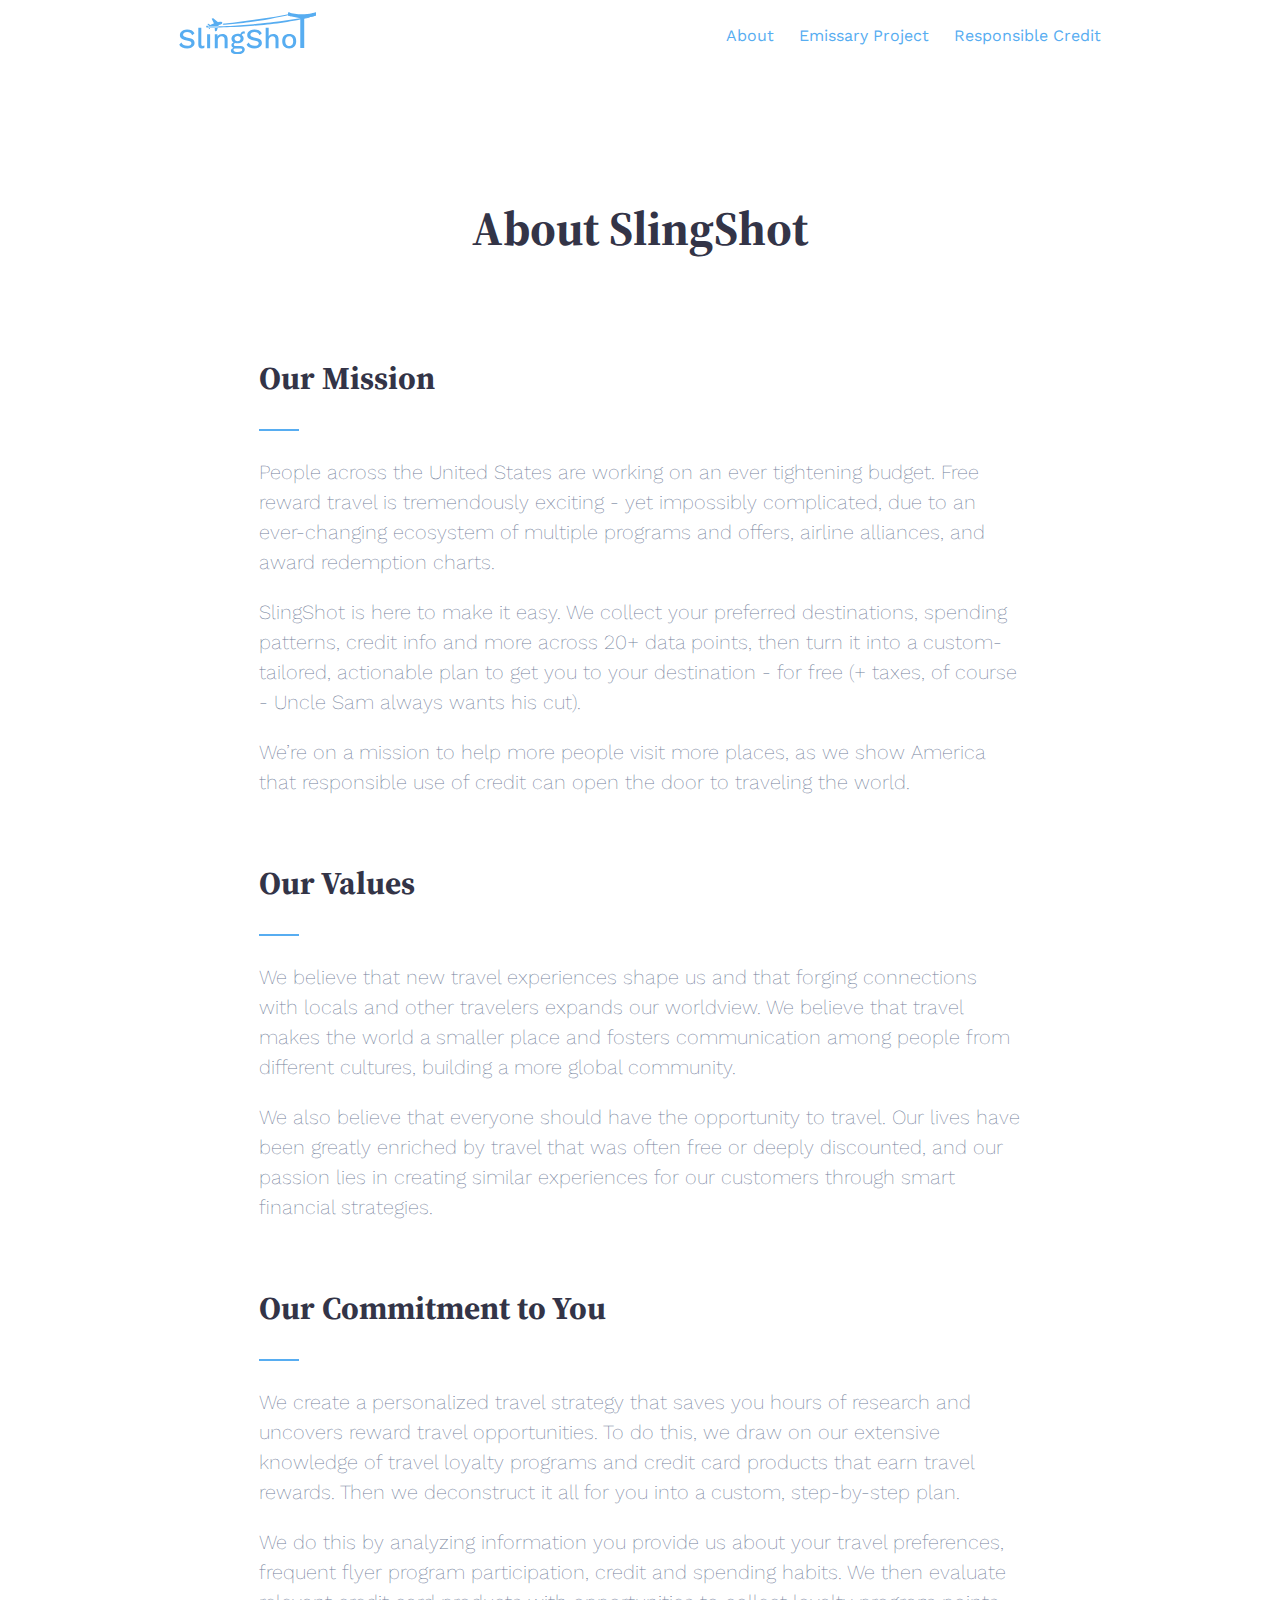
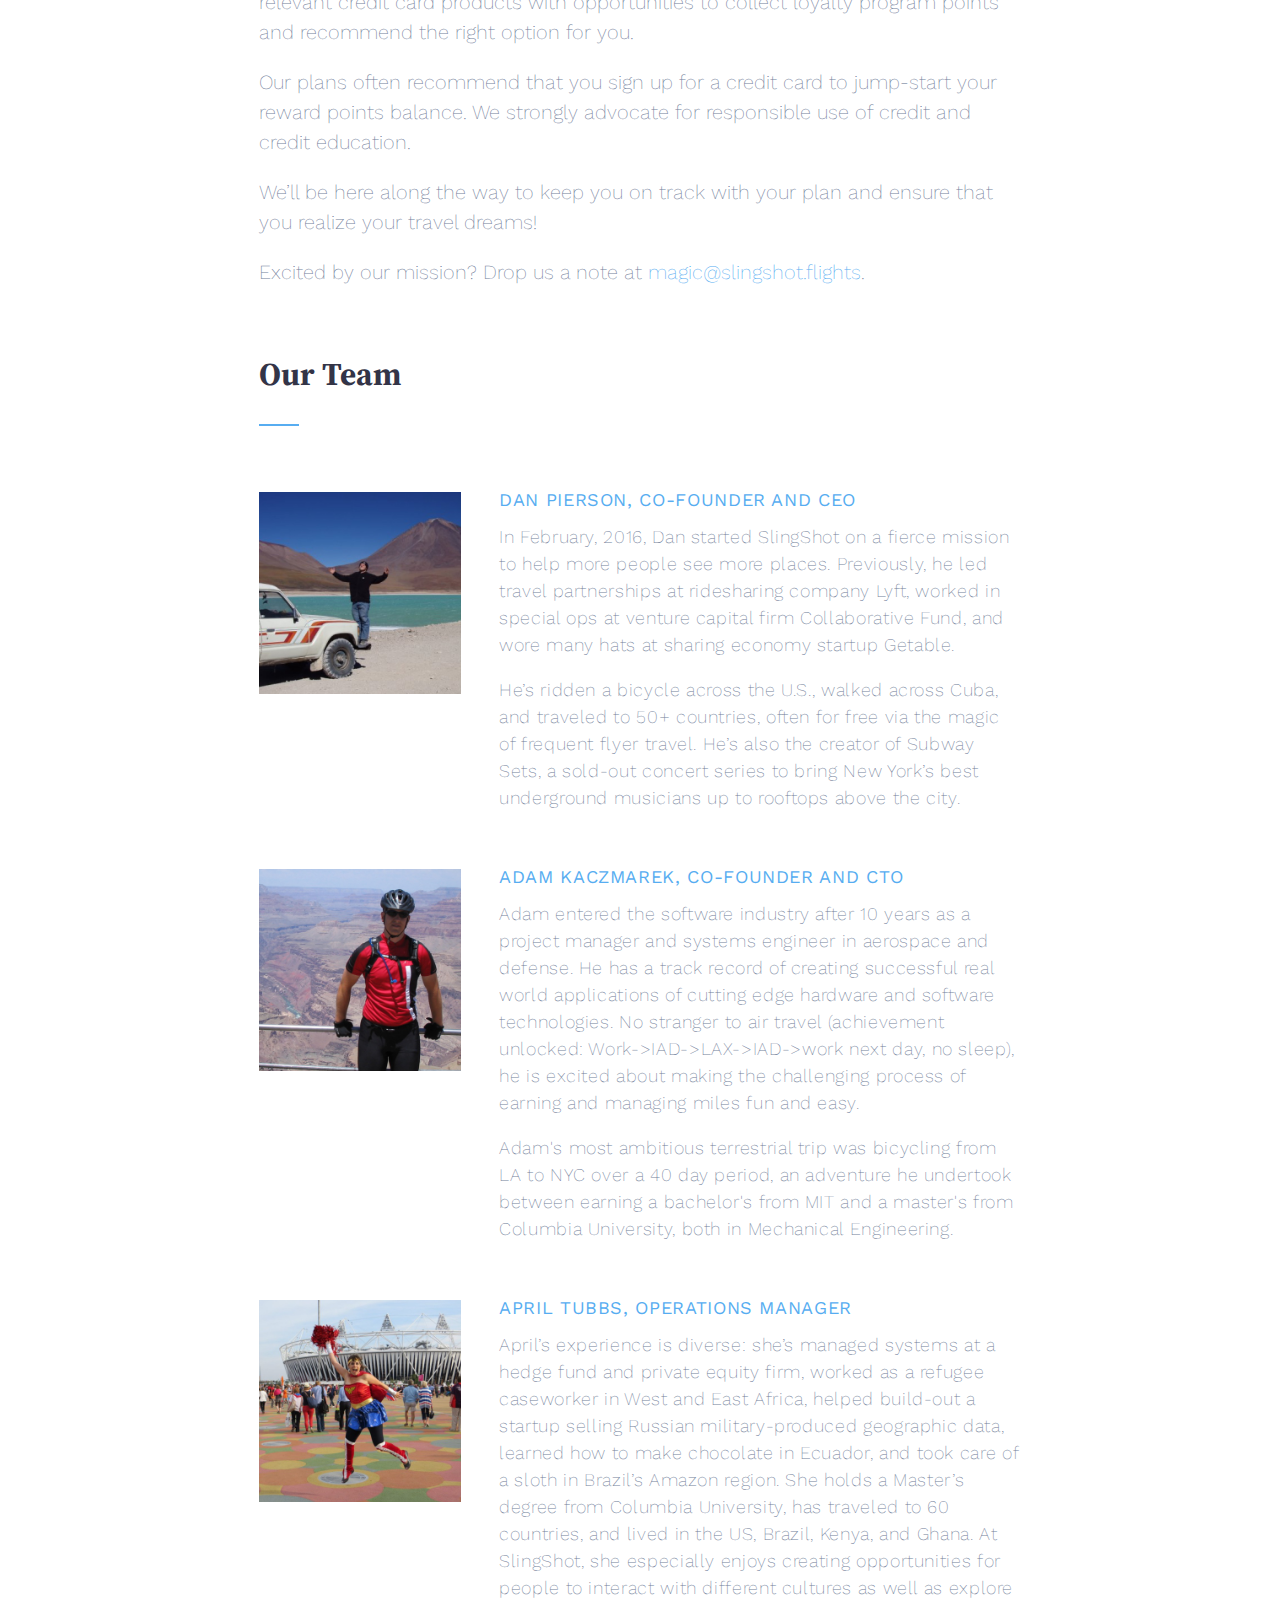
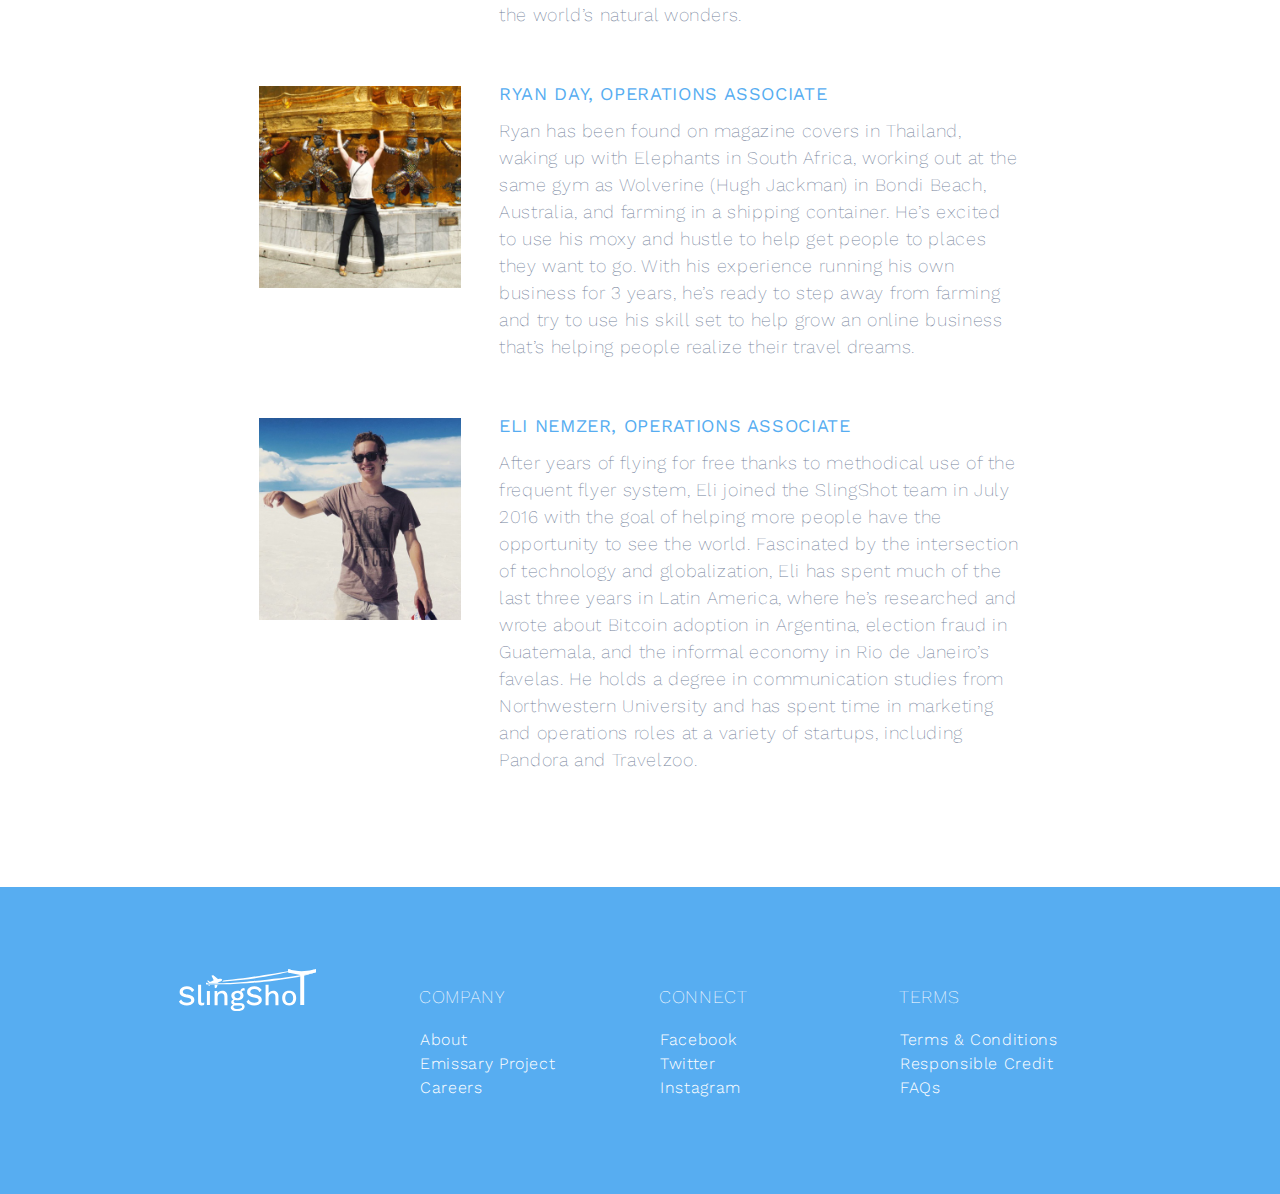
<file: about/index.html>
<!DOCTYPE html>
<html>
<head>
  <meta charset="utf-8">
  <meta name="viewport" content="width=device-width, initial-scale=1.0">
  <link rel="shortcut icon" href="../img/favicon.ico">
  <!-- Social share meta tags -->
  <meta property="og:title" content="SlingShot">
  <meta property="og:description" content="Frequent flyer programs are confusing. SlingShot makes them easy with custom plans made just for you.">
  <meta property="og:type" content="website">
  <meta property="og:image" content="../img/social-share.png">
  <meta property="og:site_name" content="Simple Grid">
  <meta name="twitter:card" content="summary_large_image">
  <meta name="twitter:title" content="SlingShot">
  <meta name="twitter:description" content="Frequent flyer programs are confusing. SlingShot makes them easy with custom plans made just for you.">
  <meta name="twitter:image:src" content="../img/social-share.png">
  <!-- Stylesheets -->
  <link rel="stylesheet" href="../css/simple-grid.css">
  <link rel="stylesheet" href="../css/slingshot-css.css">
  <title>SlingShot | About SlingShot</title>
  <meta name="description" content="Frequent flyer programs are confusing. SlingShot makes them easy with custom plans made just for you.">
</head>
<body>
  <!-- Google Tag Manager -->
<noscript><iframe src="//www.googletagmanager.com/ns.html?id=GTM-5RV55D"
height="0" width="0" style="display:none;visibility:hidden"></iframe></noscript>
<script>(function(w,d,s,l,i){w[l]=w[l]||[];w[l].push({'gtm.start':
new Date().getTime(),event:'gtm.js'});var f=d.getElementsByTagName(s)[0],
j=d.createElement(s),dl=l!='dataLayer'?'&l='+l:'';j.async=true;j.src=
'//www.googletagmanager.com/gtm.js?id='+i+dl;f.parentNode.insertBefore(j,f);
})(window,document,'script','dataLayer','GTM-5RV55D');</script>
<!-- End Google Tag Manager -->
  <div class="overlay">
    <div class="container">
      <div class="row">
        <div class="col-12 center">
          <p class="p-large"><a href="#" title="About SlingShot">About</a></p>
          <p class="p-large"><a href="../emissary-project" title="SlingShot Emissary Project">Emissary Project</a></p>
          <p class="p-large"><a href="../responsible-credit" title="Responsible Credit">Responsible Credit</a></p>
        </div>
      </div>
    </div>
  </div>
  <header>
    <div class="header-nav header-nav_blue">
      <div class="container">
        <div class="row header-nav_menu">
          <div class="col-2">
            <div class="logo-container">
              <a href="../" title="SlingShot Home"><div class="logo-blue"></div></a>
            </div>
            <div class="hamburger hamburger_blue">
              <div class="line line-1"></div>
      				<div class="line line-2"></div>
      				<div class="line line-3"></div>
            </div>
          </div>
          <div class="col-10 menu-large">
            <ul>
              <li><a href="../about" title="About SlingShot">About</a></li>
              <li><a href="../emissary-project" title="SlingShot Emissary Project">Emissary Project</a></li>
              <li><a href="../responsible-credit" title="Responsible Credit">Responsible Credit</a></li>
            </ul>
          </div>
        </div>
      </div>
    </div>
  </header>
  <section>
    <div class="container">
      <div class="row center title">
        <div class="col-12">
          <h1>About SlingShot</h1>
        </div>
      </div>
      <div class="row">
        <div class="col-1 hidden-sm"></div>
        <div class="col-10">
          <h2>Our Mission</h2>
          <div class="divider_small"></div>
          <p class="font-grey">
            People across the United States are working on an ever tightening budget. Free reward travel is tremendously exciting - yet impossibly complicated, due to an ever-changing ecosystem of multiple programs and offers, airline alliances, and award redemption charts.
          </p>
          <p class="font-grey">
            SlingShot is here to make it easy. We collect your preferred destinations, spending patterns, credit info and more across 20+ data points, then turn it into a custom-tailored, actionable plan to get you to your destination - for free (+ taxes, of course - Uncle Sam always wants his cut).
          </p>
          <p class="font-grey">
            We’re on a mission to help more people visit more places, as we show America that responsible use of credit can open the door to traveling the world.
          </p>
        </div>
        <div class="col-1 hidden-sm"></div>
      </div>
      <div class="row">
        <div class="col-1 hidden-sm"></div>
        <div class="col-10">
          <h2>Our Values</h2>
          <div class="divider_small"></div>
          <p class="font-grey">
            We believe that new travel experiences shape us and that forging connections with locals and other travelers expands our worldview. We believe that travel makes the world a smaller place and fosters communication among people from different cultures, building a more global community.
          </p>
          <p class="font-grey">
            We also believe that everyone should have the opportunity to travel. Our lives have been greatly enriched by travel that was often free or deeply discounted, and our passion lies in creating similar experiences for our customers through smart financial strategies.
          </p>
        </div>
        <div class="col-1 hidden-sm"></div>
      </div>
      <div class="row">
        <div class="col-1 hidden-sm"></div>
        <div class="col-10">
          <h2>Our Commitment to You</h2>
          <div class="divider_small"></div>
          <p class="font-grey">
            We create a personalized travel strategy that saves you hours of research and uncovers reward travel opportunities. To do this, we draw on our extensive knowledge of travel loyalty programs and credit card products that earn travel rewards. Then we deconstruct it all for you into a custom, step-by-step plan.
          </p>
          <p class="font-grey">
            We do this by analyzing information you provide us about your travel preferences, frequent flyer program participation, credit and spending habits. We then evaluate relevant credit card products with opportunities to collect loyalty program points and recommend the right option for you.
          </p>
          <p class="font-grey">
            Our plans often recommend that you sign up for a credit card to jump-start your reward points balance. We strongly advocate for responsible use of credit and credit education.
          </p>
          <p class="font-grey">
            We’ll be here along the way to keep you on track with your plan and ensure that you realize your travel dreams!
          </p>
          <p class="font-grey">
            Excited by our mission? Drop us a note at <a href="mailto:magic@slingshot.flights">magic@slingshot.flights</a>.
          </p>
        </div>
        <div class="col-1 hidden-sm"></div>
      </div>
      <div class="row">
        <div class="col-1 hidden-sm"></div>
        <div class="col-10">
          <h2>Our Team</h2>
          <div class="divider_small"></div>
        </div>
        <div class="col-1 hidden-sm"></div>
      </div>
      <div class="row">
        <div class="col-1 hidden-sm"></div>
        <div class="col-3">
          <div class="team-member team-dan"></div>
        </div>
        <div class="col-7">
          <p class="p-small uppercase font-blue font-regular job-title">Dan Pierson, Co-founder and CEO</p>
          <p class="p-small font-grey">
            In February, 2016, Dan started SlingShot on a fierce mission to help more people see more places. Previously, he led travel partnerships at ridesharing company Lyft, worked in special ops at venture capital firm Collaborative Fund, and wore many hats at sharing economy startup Getable.
          </p>
          <p class="p-small font-grey">
            He’s ridden a bicycle across the U.S., walked across Cuba, and traveled to 50+ countries, often for free via the magic of frequent flyer travel. He’s also the creator of Subway Sets, a sold-out concert series to bring New York’s best underground musicians up to rooftops above the city.
          </p>
        </div>
        <div class="col-1 hidden-sm"></div>
      </div>
      <div class="row">
        <div class="col-1 hidden-sm"></div>
        <div class="col-3">
          <div class="team-member team-adam"></div>
        </div>
        <div class="col-7">
          <p class="p-small uppercase font-blue font-regular job-title">Adam Kaczmarek, Co-founder and CTO</p>
          <p class="p-small font-grey">
            Adam entered the software industry after 10 years as a project manager and systems engineer in aerospace and defense. He has a track record of creating successful real world applications of cutting edge hardware and software technologies. No stranger to air travel (achievement unlocked: Work->IAD->LAX->IAD->work next day, no sleep), he is excited about making the challenging process of earning and managing miles fun and easy.
          </p>
          <p class="p-small font-grey">
            Adam's most ambitious terrestrial trip was bicycling from LA to NYC over a 40 day period, an adventure he undertook between earning a bachelor's from MIT and a master's from Columbia University, both in Mechanical Engineering.
          </p>
        </div>
        <div class="col-1 hidden-sm"></div>
      </div>
      <div class="row">
        <div class="col-1 hidden-sm"></div>
        <div class="col-3">
          <div class="team-member team-april"></div>
        </div>
        <div class="col-7">
          <p class="p-small uppercase font-blue font-regular job-title">April Tubbs, Operations Manager</p>
          <p class="p-small font-grey">
            April’s experience is diverse: she’s managed systems at a hedge fund and private equity firm, worked as a refugee caseworker in West and East Africa, helped build-out a startup selling Russian military-produced geographic data, learned how to make chocolate in Ecuador, and took care of a sloth in Brazil’s Amazon region. She holds a Master’s degree from Columbia University, has traveled to 60 countries, and lived in the US, Brazil, Kenya, and Ghana. At SlingShot, she especially enjoys creating opportunities for people to interact with different cultures as well as explore the world’s natural wonders.
          </p>
        </div>
        <div class="col-1 hidden-sm"></div>
      </div>
      <div class="row">
        <div class="col-1 hidden-sm"></div>
        <div class="col-3">
          <div class="team-member team-ryan"></div>
        </div>
        <div class="col-7">
          <p class="p-small uppercase font-blue font-regular job-title">Ryan Day, Operations Associate</p>
          <p class="p-small font-grey">
            Ryan has been found on magazine covers in Thailand, waking up with Elephants in South Africa, working out at the same gym as Wolverine (Hugh Jackman) in Bondi Beach, Australia, and farming in a shipping container. He’s excited to use his moxy and hustle to help get people to places they want to go. With his experience running his own business for 3 years, he’s ready to step away from farming and try to use his skill set to help grow an online business that’s helping people realize their travel dreams.
          </p>
        </div>
        <div class="col-1 hidden-sm"></div>
      </div>
      <div class="row">
        <div class="col-1 hidden-sm"></div>
        <div class="col-3">
          <div class="team-member team-eli"></div>
        </div>
        <div class="col-7">
          <p class="p-small uppercase font-blue font-regular job-title">Eli Nemzer, Operations Associate</p>
          <p class="p-small font-grey">
            After years of flying for free thanks to methodical use of the frequent flyer system, Eli joined the SlingShot team in July 2016 with the goal of helping more people have the opportunity to see the world. Fascinated by the intersection of technology and globalization, Eli has spent much of the last three years in Latin America, where he’s researched and wrote about Bitcoin adoption in Argentina, election fraud in Guatemala, and the informal economy in Rio de Janeiro’s favelas. He holds a degree in communication studies from Northwestern University and has spent time in marketing and operations roles at a variety of startups, including Pandora and Travelzoo.
          </p>
        </div>
        <div class="col-1 hidden-sm"></div>
      </div>
    </div>
  </section>
  <footer>
    <div class="container">
      <div class="row">
        <div class="col-3">
          <div class="logo-container">
            <a href="../" title="SlingShot Home"><div class="logo-white"></div></a>
          </div>
        </div>
        <div class="col-3">
          <p class="p-small uppercase">Company</p>
          <ul>
            <li><a href="../about" title="About SlingShot">About</a></li>
            <li><a href="../emissary-project" title="SlingShot Emissary Project">Emissary Project</a></li>
            <li><a href="../careers" title="Careers with SlingShot">Careers</a></li>
          </ul>
        </div>
        <div class="col-3">
          <p class="p-small uppercase">Connect</p>
          <ul>
            <li>
              <a href="https://www.facebook.com/slingshotflights/" target="_blank">Facebook</a>
            </li>
            <li>
              <a href="https://www.twitter.com/slingshotflight/" target="_blank">Twitter</a>
            </li>
            <li>
              <a href="https://www.instagram.com/slingshot.flights/" target="_blank">Instagram</a>
            </li>
          </ul>
        </div>
        <div class="col-3">
          <p class="p-small uppercase">Terms</p>
          <ul>
            <li>
              <a href="../terms">Terms &amp; Conditions</a>
            </li>
            <li>
              <a href="../responsible-credit">Responsible Credit</a>
            </li>
            <li>
              <a href="../faqs">FAQs</a>
            </li>
          </ul>
        </div>
      </div>
    </div>
  </footer>
  <script src="../js/jquery-2.1.1.js"></script>
  <script src="../js/slingshot.js"></script>
</body>
</html>
</file>
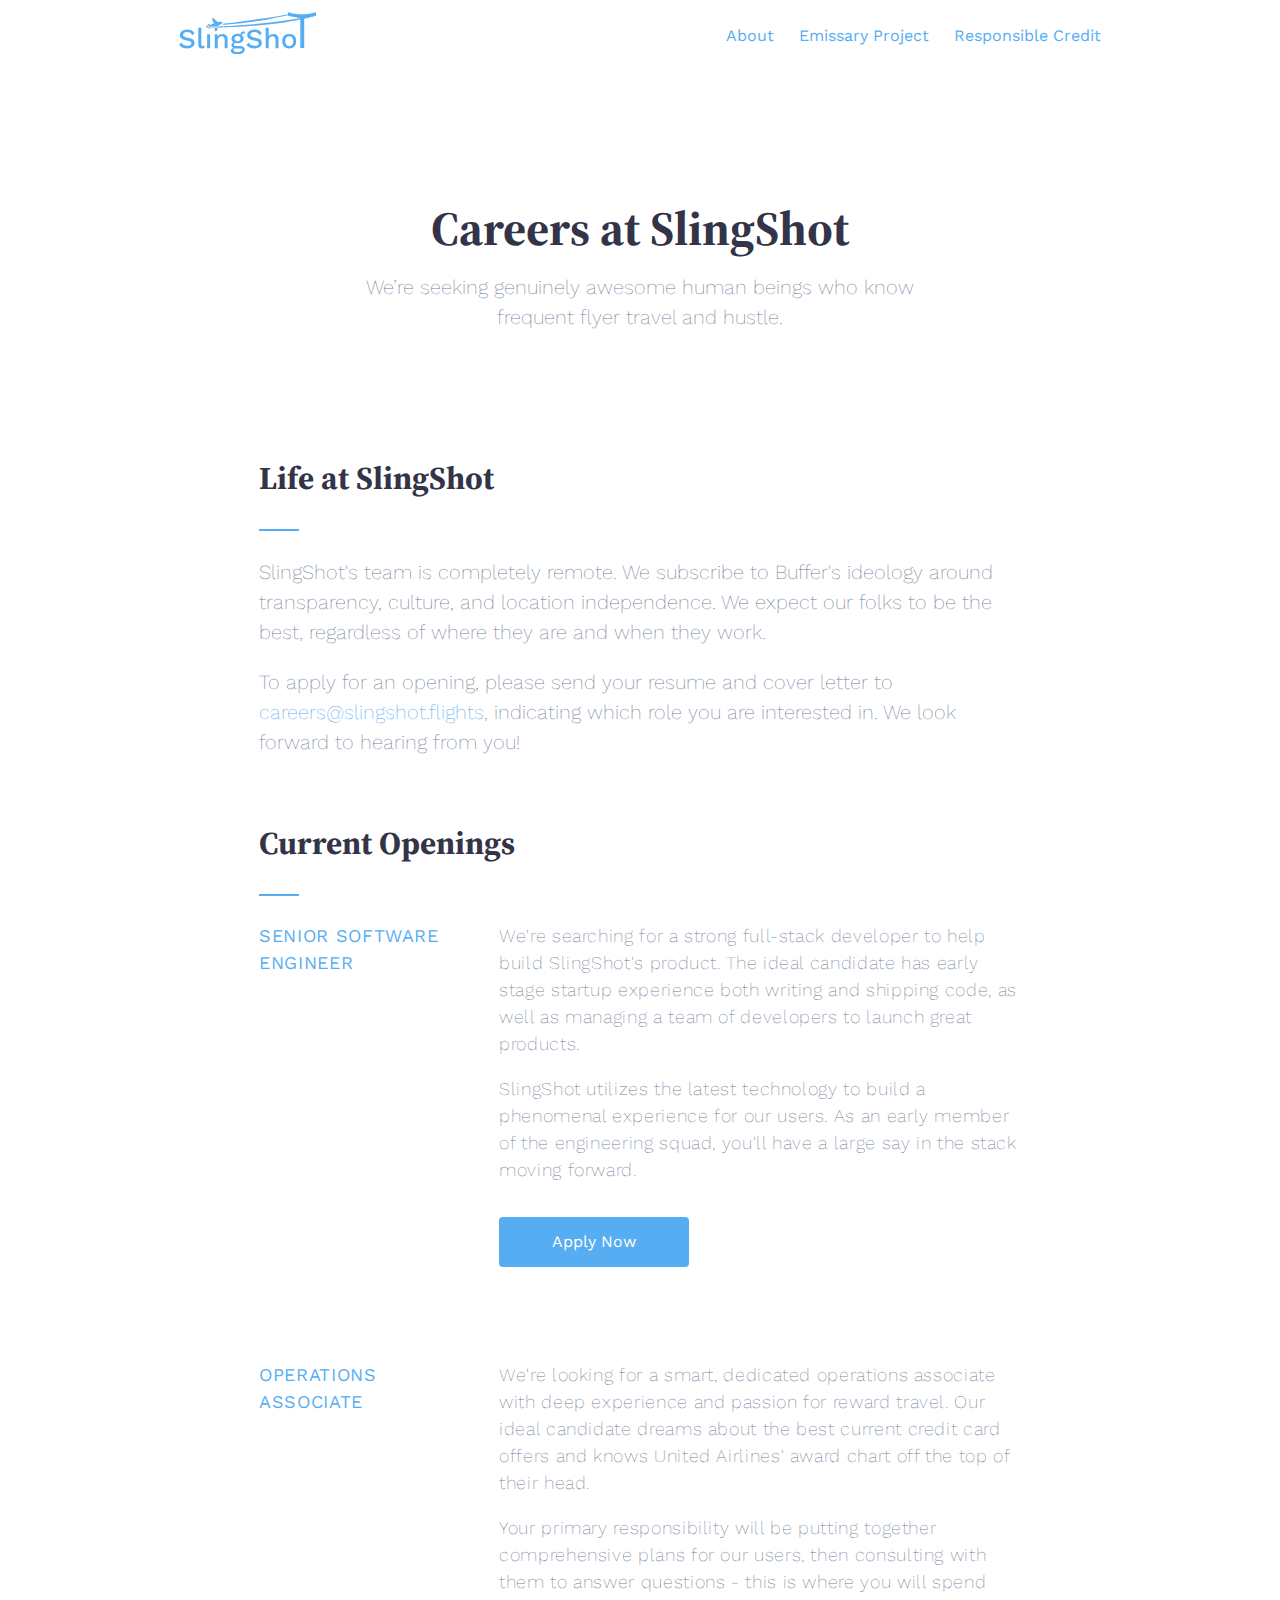
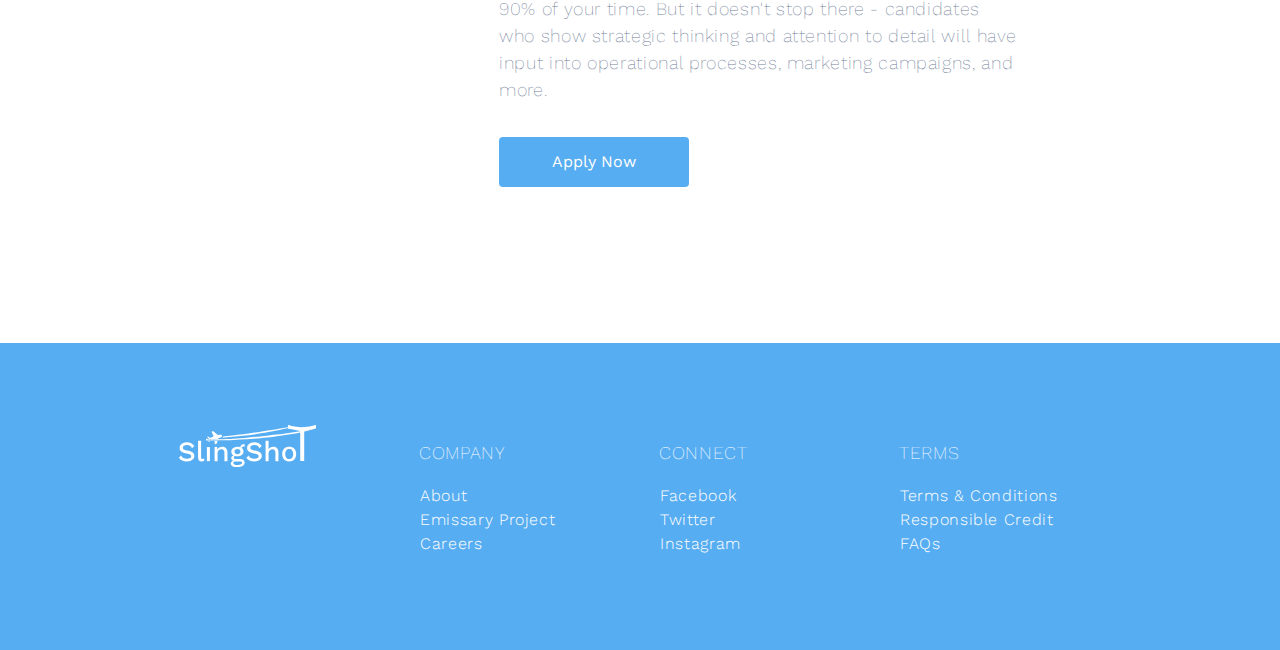
<file: careers/index.html>
<!DOCTYPE html>
<html>
<head>
  <meta charset="utf-8">
  <meta name="viewport" content="width=device-width, initial-scale=1.0">
  <link rel="shortcut icon" href="../img/favicon.ico">
  <!-- Social share meta tags -->
  <meta property="og:title" content="SlingShot">
  <meta property="og:description" content="Frequent flyer programs are confusing. SlingShot makes them easy with custom plans made just for you.">
  <meta property="og:type" content="website">
  <meta property="og:image" content="../img/social-share.png">
  <meta property="og:site_name" content="Simple Grid">
  <meta name="twitter:card" content="summary_large_image">
  <meta name="twitter:title" content="SlingShot">
  <meta name="twitter:description" content="Frequent flyer programs are confusing. SlingShot makes them easy with custom plans made just for you.">
  <meta name="twitter:image:src" content="../img/social-share.png">
  <!-- Stylesheets -->
  <link rel="stylesheet" href="../css/simple-grid.css">
  <link rel="stylesheet" href="../css/slingshot-css.css">
  <title>SlingShot | Careers at SlingShot</title>
  <meta name="description" content="Come work at SlingShot to change the world of air travel rewards.">
</head>
<body>
  <!-- Google Tag Manager -->
<noscript><iframe src="//www.googletagmanager.com/ns.html?id=GTM-5RV55D"
height="0" width="0" style="display:none;visibility:hidden"></iframe></noscript>
<script>(function(w,d,s,l,i){w[l]=w[l]||[];w[l].push({'gtm.start':
new Date().getTime(),event:'gtm.js'});var f=d.getElementsByTagName(s)[0],
j=d.createElement(s),dl=l!='dataLayer'?'&l='+l:'';j.async=true;j.src=
'//www.googletagmanager.com/gtm.js?id='+i+dl;f.parentNode.insertBefore(j,f);
})(window,document,'script','dataLayer','GTM-5RV55D');</script>
<!-- End Google Tag Manager -->
  <div class="overlay">
    <div class="container">
      <div class="row">
        <div class="col-12 center">
          <p class="p-large"><a href="../about" title="About SlingShot">About</a></p>
          <p class="p-large"><a href="../emissary-project" title="SlingShot Emissary Project">Emissary Project</a></p>
          <p class="p-large"><a href="../responsible-credit" title="Responsible Credit">Responsible Credit</a></p>
        </div>
      </div>
    </div>
  </div>
  <header>
    <div class="header-nav header-nav_blue">
      <div class="container">
        <div class="row header-nav_menu">
          <div class="col-2">
            <div class="logo-container">
              <a href="../" title="SlingShot Home"><div class="logo-blue"></div></a>
            </div>
            <div class="hamburger hamburger_blue">
              <div class="line line-1"></div>
      				<div class="line line-2"></div>
      				<div class="line line-3"></div>
            </div>
          </div>
          <div class="col-10 menu-large">
            <ul>
              <li><a href="../about" title="About SlingShot">About</a></li>
              <li><a href="../emissary-project" title="SlingShot Emissary Project">Emissary Project</a></li>
              <li><a href="../responsible-credit" title="Responsible Credit">Responsible Credit</a></li>
            </ul>
          </div>
        </div>
      </div>
    </div>
  </header>
  <section>
    <div class="container">
      <div class="row center title">
        <div class="col-2 hidden-sm"></div>
        <div class="col-8">
          <h1>Careers at SlingShot</h1>
          <p class="font-grey">
            We’re seeking genuinely awesome human beings who know frequent flyer travel and hustle.
          </p>
        </div>
        <div class="col-2 hidden-sm"></div>
      </div>
      <div class="row">
        <div class="col-1 hidden-sm"></div>
        <div class="col-10">
          <h2>Life at SlingShot</h2>
          <div class="divider_small"></div>
          <p class="font-grey">
            SlingShot's team is completely remote. We subscribe to Buffer's ideology around transparency, culture, and location independence. We expect our folks to be the best, regardless of where they are and when they work.
          </p>
          <p class="font-grey">
            To apply for an opening, please send your resume and cover letter to <a href="mailto:careers@slingshot.flights" target="_blank">careers@slingshot.flights</a>, indicating which role you are interested in. We look forward to hearing from you!
          </p>
        </div>
        <div class="col-1 hidden-sm"></div>
      </div>
      <div class="row">
        <div class="col-1 hidden-sm"></div>
        <div class="col-10">
          <h2>Current Openings</h2>
          <div class="divider_small no-margin-bottom"></div>
        </div>
        <div class="col-1 hidden-sm"></div>
      </div>
      <div class="row no-margin-top">
        <div class="col-1 hidden-sm"></div>
        <div class="col-3">
          <p class="p-small uppercase font-blue font-regular job-title">Senior Software Engineer</p>
        </div>
        <div class="col-7">
          <p class="p-small font-grey">
            We're searching for a strong full-stack developer to help build SlingShot's product. The ideal candidate has early stage startup experience both writing and shipping code, as well as managing a team of developers to launch great products.
          </p>
          <p class="p-small font-grey">
            SlingShot utilizes the latest technology to build a phenomenal experience for our users. As an early member of the engineering squad, you'll have a large say in the stack moving forward.
          </p>
          <a href="mailto:careers@slingshot.flights" target="_blank"><button class="apply-button">Apply Now</button></a>
        </div>
        <div class="col-1 hidden-sm"></div>
      </div>
      <div class="row">
        <div class="col-1 hidden-sm"></div>
        <div class="col-3">
          <p class="p-small uppercase font-blue font-regular job-title">Operations Associate</p>
        </div>
        <div class="col-7">
          <p class="p-small font-grey">
            We're looking for a smart, dedicated operations associate with deep experience and passion for reward travel. Our ideal candidate dreams about the best current credit card offers and knows United Airlines' award chart off the top of their head.
          </p>
          <p class="p-small font-grey">
            Your primary responsibility will be putting together comprehensive plans for our users, then consulting with them to answer questions - this is where you will spend 90% of your time. But it doesn't stop there - candidates who show strategic thinking and attention to detail will have input into operational processes, marketing campaigns, and more.
          </p>
          <a href="mailto:careers@slingshot.flights" target="_blank"><button class="apply-button">Apply Now</button></a>
        </div>
        <div class="col-1 hidden-sm"></div>
      </div>
    </div>
  </section>
  <footer>
    <div class="container">
      <div class="row">
        <div class="col-3">
          <div class="logo-container">
            <a href="../" title="SlingShot Home"><div class="logo-white"></div></a>
          </div>
        </div>
        <div class="col-3">
          <p class="p-small uppercase">Company</p>
          <ul>
            <li><a href="../about" title="About SlingShot">About</a></li>
            <li><a href="../emissary-project" title="SlingShot Emissary Project">Emissary Project</a></li>
            <li><a href="#" title="Careers with SlingShot">Careers</a></li>
          </ul>
        </div>
        <div class="col-3">
          <p class="p-small uppercase">Connect</p>
          <ul>
            <li>
              <a href="https://www.facebook.com/slingshotflights/" target="_blank">Facebook</a>
            </li>
            <li>
              <a href="https://www.twitter.com/slingshotflight/" target="_blank">Twitter</a>
            </li>
            <li>
              <a href="https://www.instagram.com/slingshot.flights/" target="_blank">Instagram</a>
            </li>
          </ul>
        </div>
        <div class="col-3">
          <p class="p-small uppercase">Terms</p>
          <ul>
            <li>
              <a href="../terms">Terms &amp; Conditions</a>
            </li>
            <li>
              <a href="../responsible-credit">Responsible Credit</a>
            </li>
            <li>
              <a href="../faqs">FAQs</a>
            </li>
          </ul>
        </div>
      </div>
    </div>
  </footer>
  <script src="../js/jquery-2.1.1.js"></script>
  <script src="../js/slingshot.js"></script>
</body>
</html>
</file>
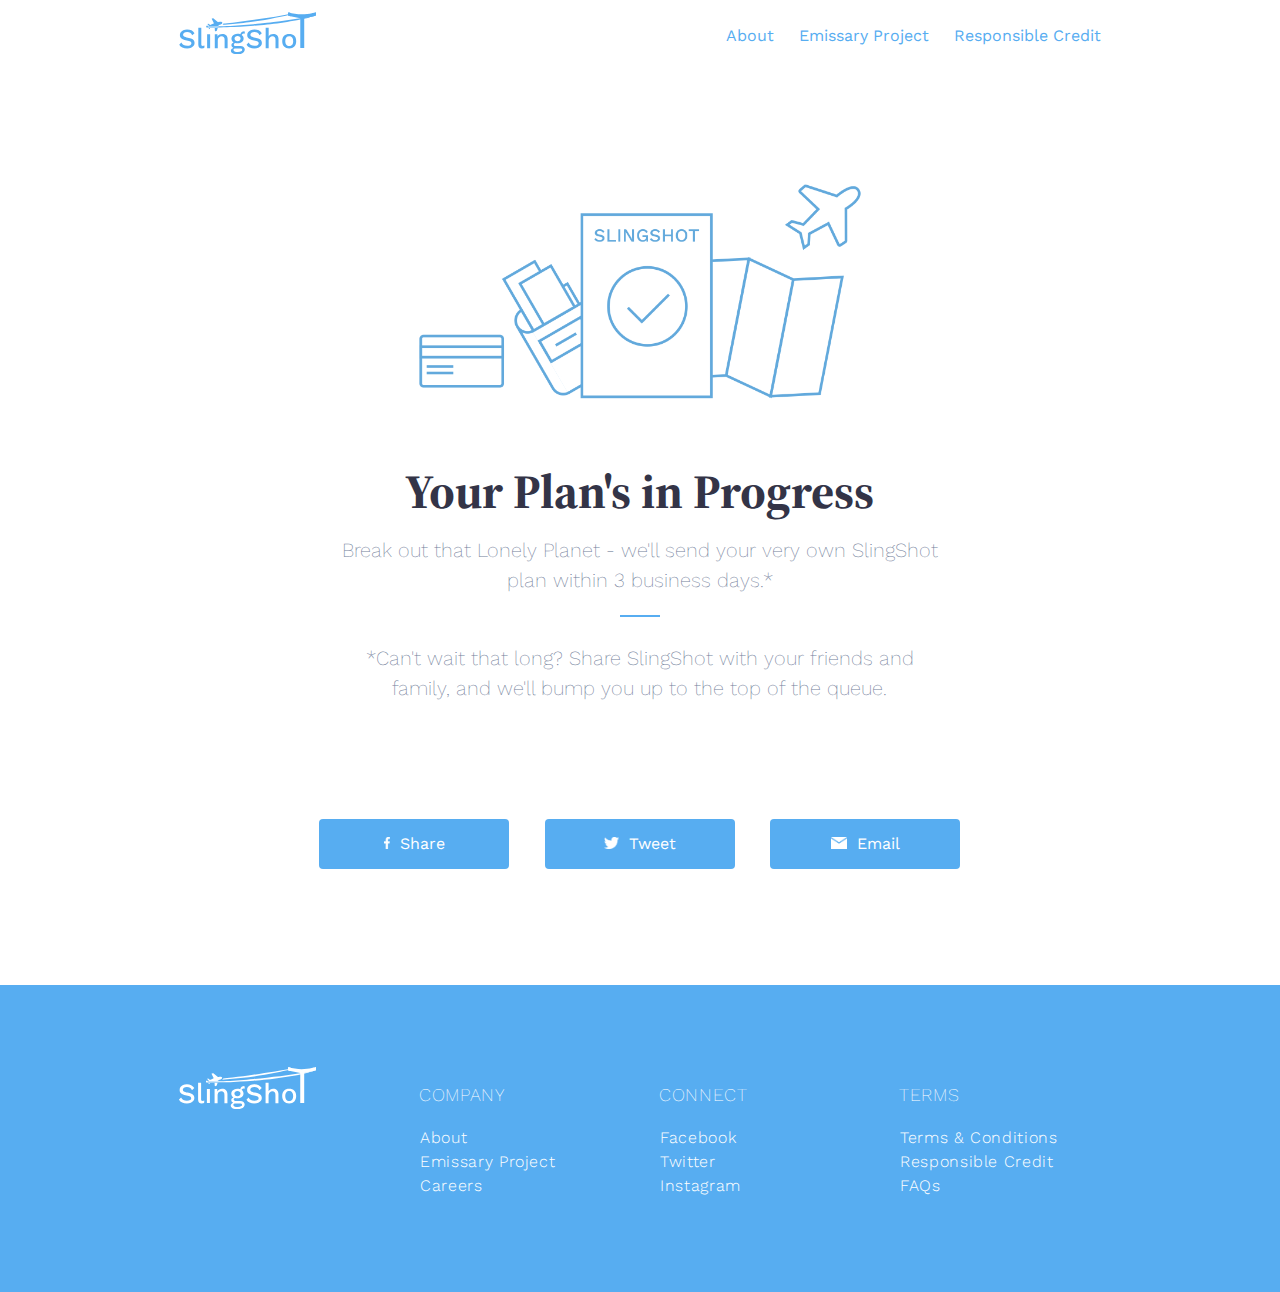
<file: complete/index.html>
<!DOCTYPE html>
<html>
<head>
  <meta charset="utf-8">
  <meta name="viewport" content="width=device-width, initial-scale=1.0">
  <link rel="shortcut icon" href="../img/favicon.ico">
  <!-- Social share meta tags -->
  <meta property="og:title" content="SlingShot">
  <meta property="og:description" content="Frequent flyer programs are confusing. SlingShot makes them easy with custom plans made just for you.">
  <meta property="og:type" content="website">
  <meta property="og:image" content="../img/social-share.png">
  <meta property="og:site_name" content="Simple Grid">
  <meta name="twitter:card" content="summary_large_image">
  <meta name="twitter:title" content="SlingShot">
  <meta name="twitter:description" content="Frequent flyer programs are confusing. SlingShot makes them easy with custom plans made just for you.">
  <meta name="twitter:image:src" content="../img/social-share.png">
  <!-- Stylesheets -->
  <link rel="stylesheet" href="../css/simple-grid.css">
  <link rel="stylesheet" href="../css/slingshot-css.css">
  <title>SlingShot | Completed Profile</title>
  <meta name="description" content="Your plan is in progress!">
</head>
<body>
  <!-- Google Tag Manager -->
<noscript><iframe src="//www.googletagmanager.com/ns.html?id=GTM-5RV55D"
height="0" width="0" style="display:none;visibility:hidden"></iframe></noscript>
<script>(function(w,d,s,l,i){w[l]=w[l]||[];w[l].push({'gtm.start':
new Date().getTime(),event:'gtm.js'});var f=d.getElementsByTagName(s)[0],
j=d.createElement(s),dl=l!='dataLayer'?'&l='+l:'';j.async=true;j.src=
'//www.googletagmanager.com/gtm.js?id='+i+dl;f.parentNode.insertBefore(j,f);
})(window,document,'script','dataLayer','GTM-5RV55D');</script>
<!-- End Google Tag Manager -->
  <div class="overlay">
    <div class="container">
      <div class="row">
        <div class="col-12 center">
          <p class="p-large"><a href="../about" title="About SlingShot">About</a></p>
          <p class="p-large"><a href="../emissary-project" title="SlingShot Emissary Project">Emissary Project</a></p>
          <p class="p-large"><a href="../responsible-credit" title="Responsible Credit">Responsible Credit</a></p>
        </div>
      </div>
    </div>
  </div>
  <header>
    <div class="header-nav header-nav_blue">
      <div class="container">
        <div class="row header-nav_menu">
          <div class="col-2">
            <div class="logo-container">
              <a href="../" title="SlingShot Home"><div class="logo-blue"></div></a>
            </div>
            <div class="hamburger hamburger_blue">
              <div class="line line-1"></div>
      				<div class="line line-2"></div>
      				<div class="line line-3"></div>
            </div>
          </div>
          <div class="col-10 menu-large">
            <ul>
              <li><a href="../about" title="About SlingShot">About</a></li>
              <li><a href="../emissary-project" title="SlingShot Emissary Project">Emissary Project</a></li>
              <li><a href="../responsible-credit" title="Responsible Credit">Responsible Credit</a></li>
            </ul>
          </div>
        </div>
      </div>
    </div>
  </header>
  <section>
    <div class="container">
      <div class="row center">
        <div class="col-3 hidden-sm"></div>
        <div class="col-6">
          <div class="img-complete"></div>
        </div>
        <div class="col-3 hidden-sm"></div>
      </div>
      <div class="row center title">
        <div class="col-2 hidden-sm"></div>
        <div class="col-8">
          <h1>Your Plan's in Progress</h1>
          <p class="font-grey">
            Break out that Lonely Planet - we'll send your very own SlingShot plan within 3 business days.*
          </p>
          <div class="divider_small center"></div>
          <p class="font-grey">
            *Can't wait that long? Share SlingShot with your friends and family, and we'll bump you up to the top of the queue.
          </p>
        </div>
        <div class="col-2 hidden-sm"></div>
      </div>
      <div class="row center">
        <div class="col-1 hidden-sm"></div>
        <div class="col-10">
          <a href="https://www.facebook.com/sharer/sharer.php?u=https%3A//slingshot.flights/" target="_blank">
            <button class="inline-share"><img src="../img/icon_fb.png" height="12px" style="padding-right:10px">Share</button>
          </a>
          <a href="https://twitter.com/intent/tweet?original_referer=http%3A%2F%2Fplan.slingshot.flights%2Fcomplete%2F&ref_src=twsrc%5Etfw&text=Fly%20for%20free%3F%20I%27m%20in.%20Can%27t%20wait%20for%20my%20%40slingshotflight%20reward%20travel%20plan!%20Get%20yours%3A&tw_p=tweetbutton&url=https%3A%2F%2Fslingshot.flights" target="_blank">
            <button class="inline-share"><img src="../img/icon_twitter.png" height="12px" style="padding-right:10px">Tweet</button>
          </a>
          <a href="mailto:?subject=Travel%20for%20free%20with%20SlingShot&#33;&body=Hey,%0D%0A%0D%0AI%20just%20signed%20up%20with%20SlingShot%20to%20get%20the%20most%20of%20frequent%20flyer%20travel%20-%20thought%20you'd%20be%20interested%20in%20checking%20it%20out&#33;%0D%0A%0D%0ASlingShot%20takes%20your%20preferred%20destinations,%20frequent%20flyer%20and%20hotel%20program%20participation,%20credit%20info,%20and%20spending%20patterns,%20and%20turns%20it%20into%20a%20step%20by%20step,%20comprehensive%20plan%20to%20help%20you%20travel%20further%20-%20for%20free.%0D%0A%0D%0ATake%20a%20few%20minutes%20to%20create%20your%20profile%20at%20https://slingshot.flights/,%20so%20they%20can%20build%20you%20a%20free%20plan.%0D%0A%0D%0ATalk%20soon,">
            <button class="inline-share"><img src="../img/icon_email.png" height="12px" style="padding-right:10px">Email</button>
          </a>
        </div>
        <div class="col-1 hidden-sm"></div>
      </div>
    </div>
  </section>
  <footer>
    <div class="container">
      <div class="row">
        <div class="col-3">
          <div class="logo-container">
            <a href="../" title="SlingShot Home"><div class="logo-white"></div></a>
          </div>
        </div>
        <div class="col-3">
          <p class="p-small uppercase">Company</p>
          <ul>
            <li><a href="../about" title="About SlingShot">About</a></li>
            <li><a href="../emissary-project" title="SlingShot Emissary Project">Emissary Project</a></li>
            <li><a href="#" title="Careers with SlingShot">Careers</a></li>
          </ul>
        </div>
        <div class="col-3">
          <p class="p-small uppercase">Connect</p>
          <ul>
            <li>
              <a href="https://www.facebook.com/slingshotflights/" target="_blank">Facebook</a>
            </li>
            <li>
              <a href="https://www.twitter.com/slingshotflight/" target="_blank">Twitter</a>
            </li>
            <li>
              <a href="https://www.instagram.com/slingshot.flights/" target="_blank">Instagram</a>
            </li>
          </ul>
        </div>
        <div class="col-3">
          <p class="p-small uppercase">Terms</p>
          <ul>
            <li>
              <a href="../terms">Terms &amp; Conditions</a>
            </li>
            <li>
              <a href="../responsible-credit">Responsible Credit</a>
            </li>
            <li>
              <a href="../faqs">FAQs</a>
            </li>
          </ul>
        </div>
      </div>
    </div>
  </footer>
  <script src="../js/jquery-2.1.1.js"></script>
  <script src="../js/slingshot.js"></script>
</body>
</html>
</file>
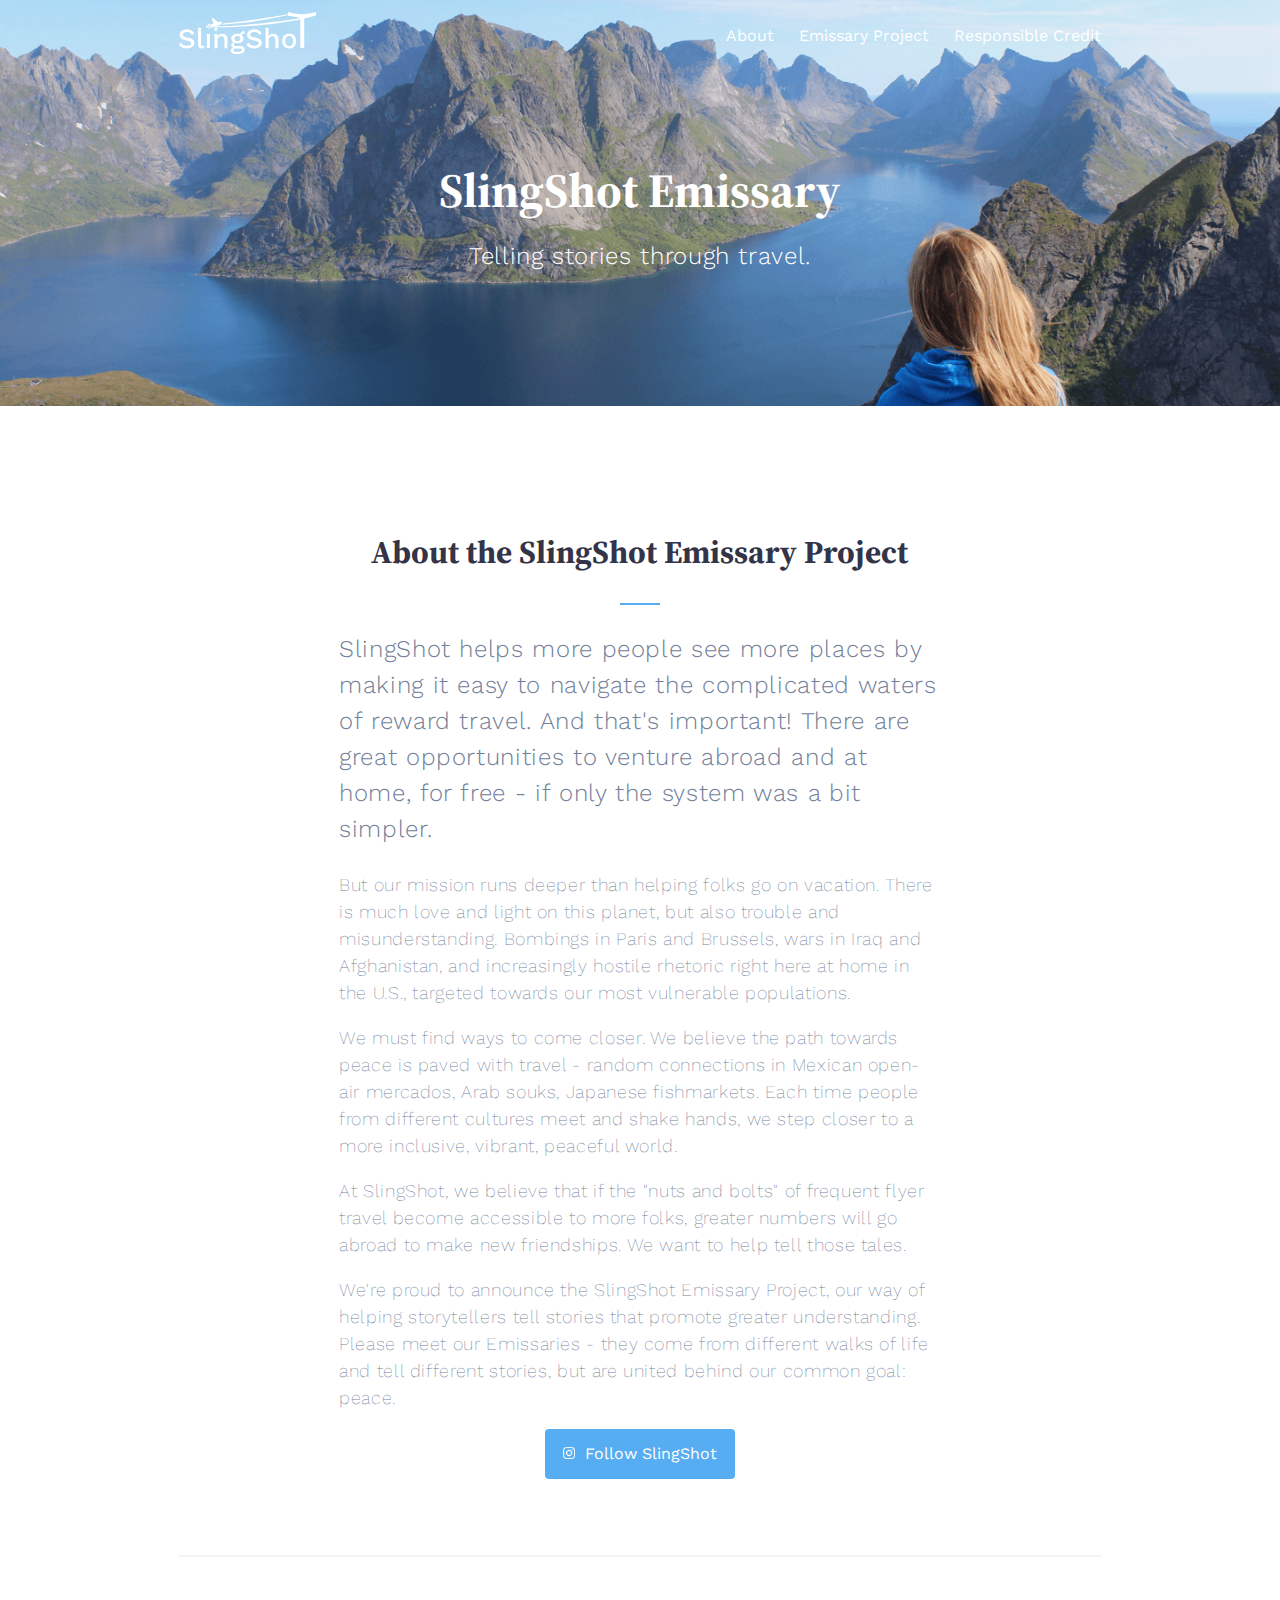
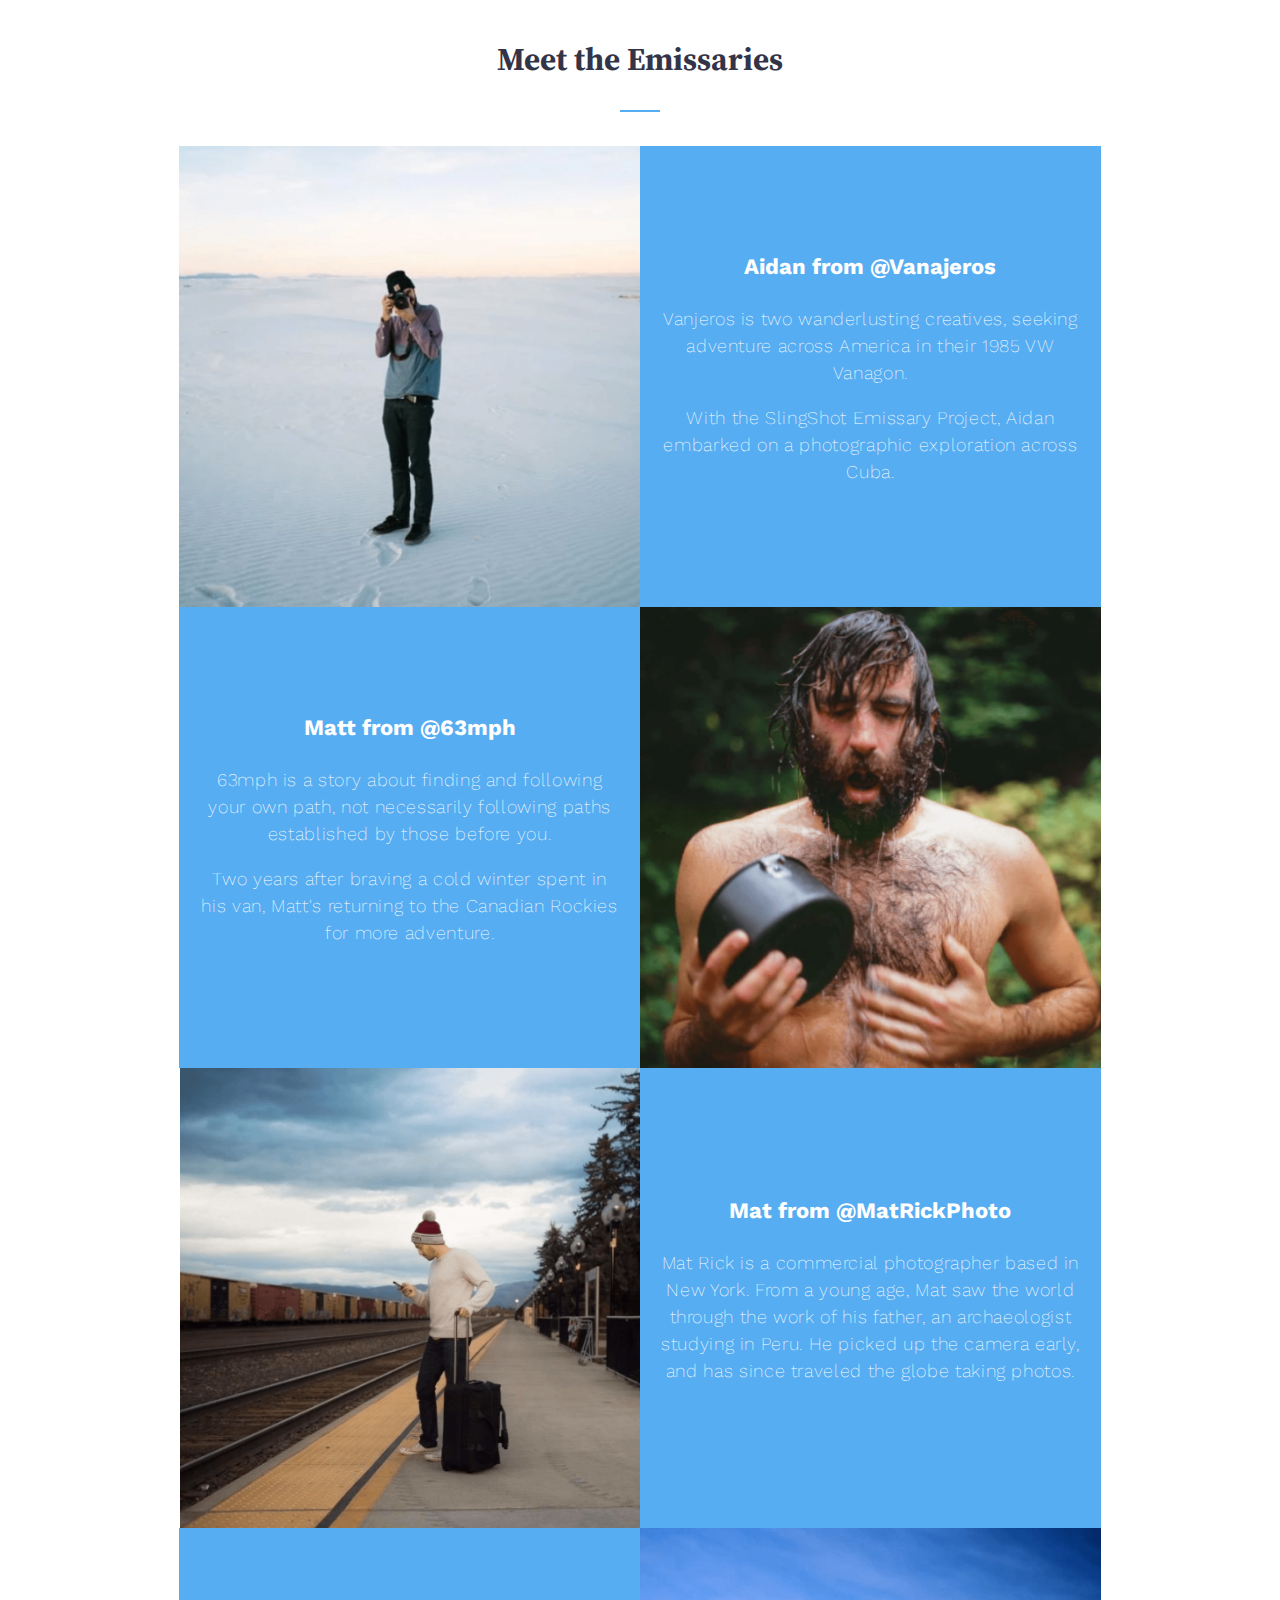
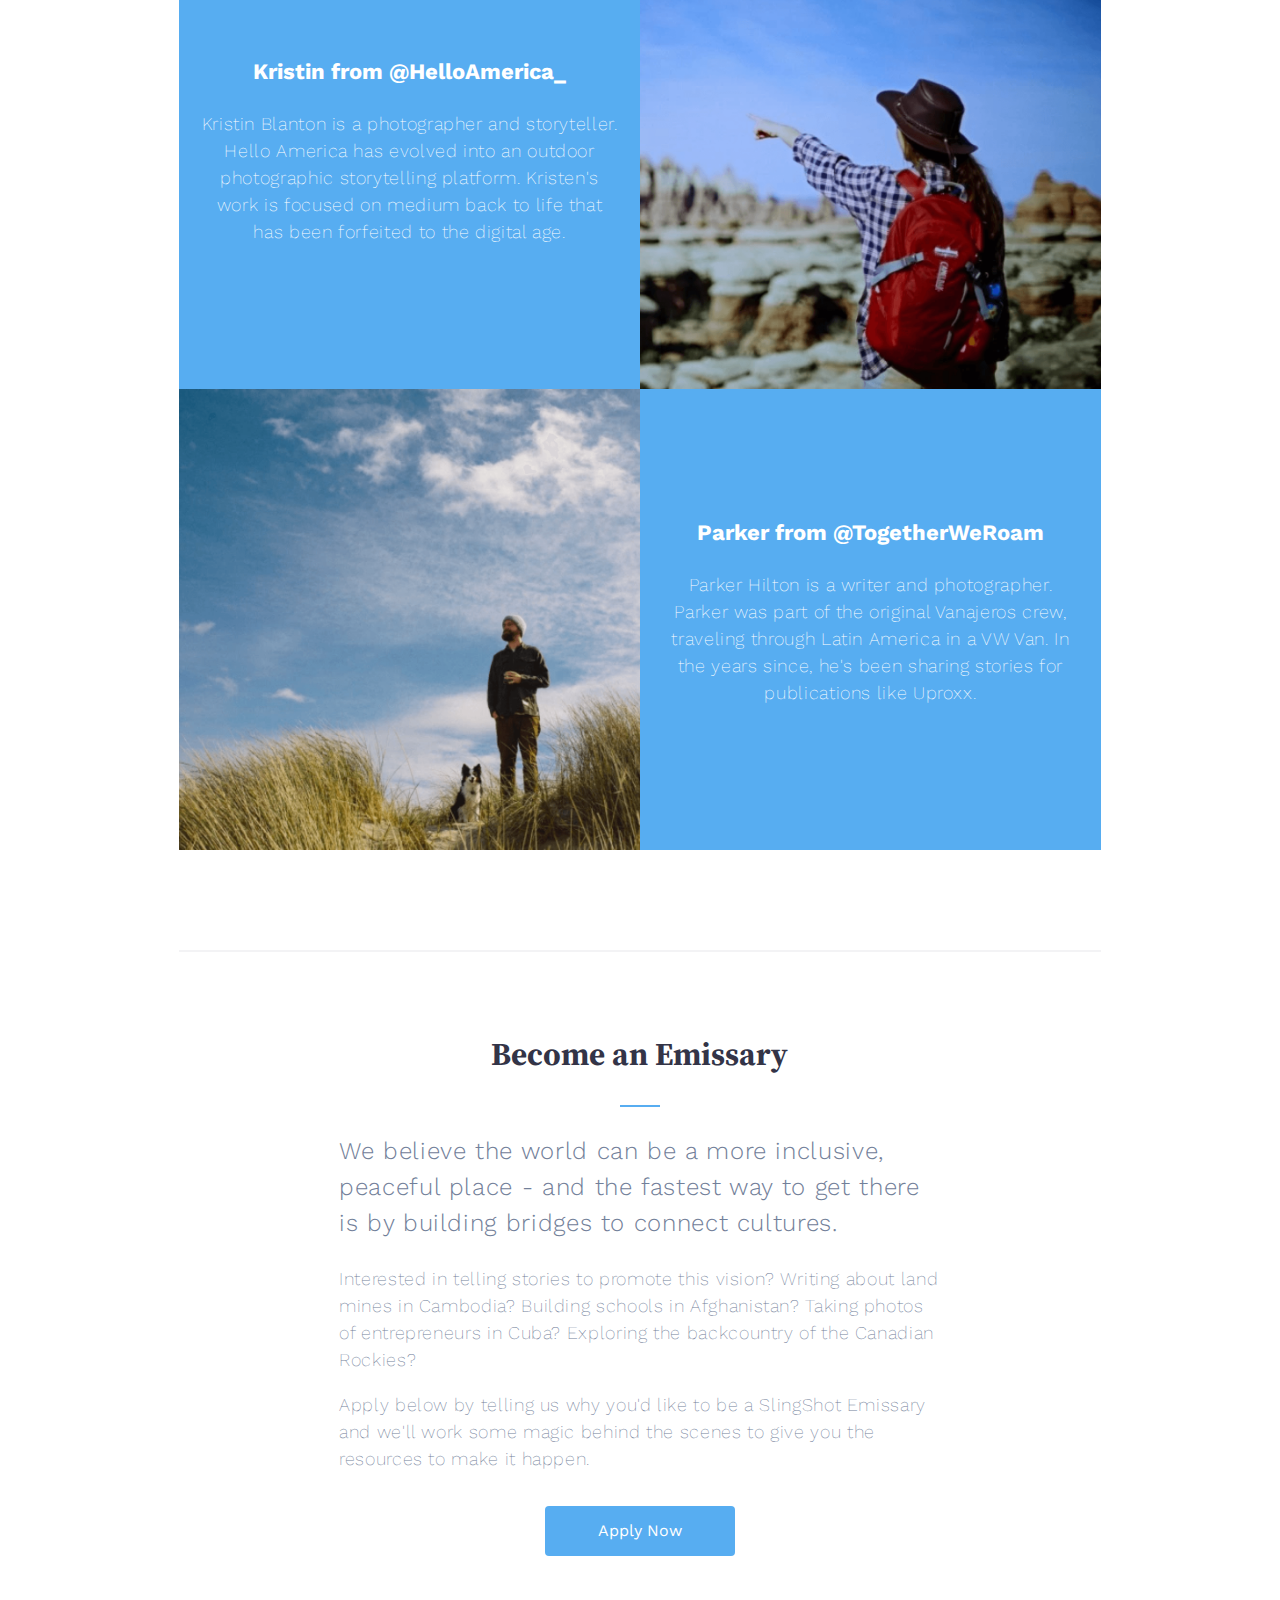
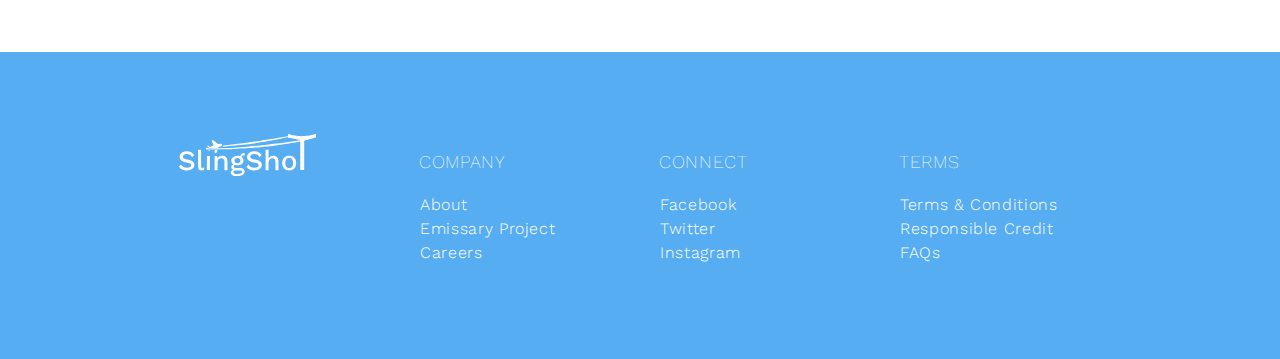
<file: emissary-project/index.html>
<!DOCTYPE html>
<html>
<head>
  <meta charset="utf-8">
  <meta name="viewport" content="width=device-width, initial-scale=1.0">
  <link rel="shortcut icon" href="../img/favicon.ico">
  <!-- Social share meta tags -->
  <meta property="og:title" content="SlingShot">
  <meta property="og:description" content="Frequent flyer programs are confusing. SlingShot makes them easy with custom plans made just for you.">
  <meta property="og:type" content="website">
  <meta property="og:image" content="../img/social-share.png">
  <meta property="og:site_name" content="Simple Grid">
  <meta name="twitter:card" content="summary_large_image">
  <meta name="twitter:title" content="SlingShot">
  <meta name="twitter:description" content="Frequent flyer programs are confusing. SlingShot makes them easy with custom plans made just for you.">
  <meta name="twitter:image:src" content="../img/social-share.png">
  <!-- Stylesheets -->
  <link rel="stylesheet" href="../css/simple-grid.css">
  <link rel="stylesheet" href="../css/slingshot-css.css">
  <title>SlingShot | Emissary Project</title>
  <meta name="description" content="Frequent flyer programs are confusing. SlingShot makes them easy with custom plans made just for you.">
</head>
<body>
  <!-- Google Tag Manager -->
<noscript><iframe src="//www.googletagmanager.com/ns.html?id=GTM-5RV55D"
height="0" width="0" style="display:none;visibility:hidden"></iframe></noscript>
<script>(function(w,d,s,l,i){w[l]=w[l]||[];w[l].push({'gtm.start':
new Date().getTime(),event:'gtm.js'});var f=d.getElementsByTagName(s)[0],
j=d.createElement(s),dl=l!='dataLayer'?'&l='+l:'';j.async=true;j.src=
'//www.googletagmanager.com/gtm.js?id='+i+dl;f.parentNode.insertBefore(j,f);
})(window,document,'script','dataLayer','GTM-5RV55D');</script>
<!-- End Google Tag Manager -->
  <div class="overlay">
    <div class="container">
      <div class="row">
        <div class="col-12 center">
          <p class="p-large"><a href="../about" title="About SlingShot">About</a></p>
          <p class="p-large"><a href="../emissary-project" title="SlingShot Emissary Project">Emissary Project</a></p>
          <p class="p-large"><a href="../responsible-credit" title="Responsible Credit">Responsible Credit</a></p>
        </div>
      </div>
    </div>
  </div>
  <header class="emissary">
    <div class="header-nav">
      <div class="container">
        <div class="row header-nav_menu">
          <div class="col-2">
            <div class="logo-container">
              <a href="../" title="SlingShot Home"><div class="logo-white"></div></a>
            </div>
            <div class="hamburger hamburger_white">
              <div class="line line-1"></div>
      				<div class="line line-2"></div>
      				<div class="line line-3"></div>
            </div>
          </div>
          <div class="col-10 menu-large">
            <ul>
              <li><a href="../about" title="About SlingShot">About</a></li>
              <li><a href="#" title="SlingShot Emissary Project">Emissary Project</a></li>
              <li><a href="../responsible-credit" title="Responsible Credit">Responsible Credit</a></li>
            </ul>
          </div>
        </div>
      </div>
    </div>
    <div class="container home-title">
      <div class="row flex-center">
        <div class="col-12 center">
          <h1 class="font-white">SlingShot Emissary</h1>
          <p class="p-large font-white">
            Telling stories through travel.
          </p>
        </div>
      </div>
    </div>
  </header>
  <section class="section_how-it-works">
    <div class="container">
      <div class="row">
        <div class="col-2 hidden-sm"></div>
        <div class="col-8">
          <h2 class="center">About the SlingShot Emissary Project</h2>
          <div class="divider_small center"></div>
          <p class="font-grey p-large">
            SlingShot helps more people see more places by making it easy to navigate the complicated waters of reward travel. And that's important! There are great opportunities to venture abroad and at home, for free - if only the system was a bit simpler.
          </p>
          <p class="font-grey p-small">
            But our mission runs deeper than helping folks go on vacation. There is much love and light on this planet, but also trouble and misunderstanding. Bombings in Paris and Brussels, wars in Iraq and Afghanistan, and increasingly hostile rhetoric right here at home in the U.S., targeted towards our most vulnerable populations.
          </p>
          <p class="font-grey p-small">
            We must find ways to come closer. We believe the path towards peace is paved with travel - random connections in Mexican open-air mercados, Arab souks, Japanese fishmarkets. Each time people from different cultures meet and shake hands, we step closer to a more inclusive, vibrant, peaceful world.
          </p>
          <p class="font-grey p-small">
            At SlingShot, we believe that if the "nuts and bolts" of frequent flyer travel become accessible to more folks, greater numbers will go abroad to make new friendships. We want to help tell those tales.
          </p>
          <p class="font-grey p-small">
            We're proud to announce the SlingShot Emissary Project, our way of helping storytellers tell stories that promote greater understanding. Please meet our Emissaries - they come from different walks of life and tell different stories, but are united behind our common goal: peace.
          </p>
          <div class="center">
            <a href="https://www.instagram.com/slingshot.flights/" target="_blank">
              <button><img src="../img/icon_instagram.png" height="12px" style="padding-right:10px">Follow SlingShot</button>
            </a>
          </div>
        </div>
        <div class="col-2 hidden-sm"></div>
      </div>
    </div>
  </section>
  <div class="container">
    <div class="row">
      <div class="col-12 divider_large"></div>
    </div>
  </div>
  <section class="section_stories">
    <div class="container">
      <div class="row">
        <div class="col-3 hidden-sm"></div>
        <div class="col-6 center">
          <h2>Meet the Emissaries</h2>
          <div class="divider_small center"></div>
        </div>
        <div class="col-3 hidden-sm"></div>
      </div>
    </div>
    <div class="success-wrapper">
      <div class="col-6 success-text order-2-lg">
        <div class="text-wrapper">
          <h3><a href="http://www.iamaidan.com/" target="_blank">Aidan</a> from <a href="https://www.instagram.com/vanajeros/" target="_blank">@Vanajeros</a></h3>
          <p class="p-small">
            Vanjeros is two wanderlusting creatives, seeking adventure across America in their 1985 VW Vanagon.
          </p>
          <p class="p-small">
            With the SlingShot Emissary Project, Aidan embarked on a photographic exploration across Cuba.
          </p>
        </div>
      </div>
      <div class="col-6 success-img order-1-lg">
        <div class="emissary-aidan"></div>
      </div>
    </div>
    <div class="success-wrapper">
      <div class="col-6 success-text">
        <div class="text-wrapper">
          <h3><a href="http://63mph.com/" target="_blank">Matt</a> from <a href="https://www.instagram.com/63mph/" target="_blank">@63mph</a></h3>
          <p class="p-small">
            63mph is a story about finding and following your own path, not necessarily following paths established by those before you.
          </p>
          <p class="p-small">
            Two years after braving a cold winter spent in his van, Matt's returning to the Canadian Rockies for more adventure.
          </p>
        </div>
      </div>
      <div class="col-6 success-img">
        <div class="emissary-matt"></div>
      </div>
    </div>
    <div class="success-wrapper">
      <div class="col-6 success-text order-2-lg">
        <div class="text-wrapper">
          <h3>Mat from <a href="https://www.instagram.com/matrickphoto/" target="_blank">@MatRickPhoto</a></h3>
          <p class="p-small">
            Mat Rick is a commercial photographer based in New York. From a young age, Mat saw the world through the work of his father, an archaeologist studying in Peru. He picked up the camera early, and has since traveled the globe taking photos.
          </p>
        </div>
      </div>
      <div class="col-6 success-img order-1-lg">
        <div class="emissary-mat"></div>
      </div>
    </div>
    <div class="success-wrapper">
      <div class="col-6 success-text">
        <div class="text-wrapper">
          <h3>Kristin from <a href="https://www.instagram.com/helloamerica_/" target="_blank">@HelloAmerica_</a></h3>
          <p class="p-small">
            Kristin Blanton is a photographer and storyteller. Hello America has evolved into an outdoor photographic storytelling platform. Kristen's work is focused on medium back to life that has been forfeited to the digital age.
          </p>
        </div>
      </div>
      <div class="col-6 success-img">
        <div class="emissary-kristin"></div>
      </div>
    </div>
    <div class="success-wrapper">
      <div class="col-6 success-text order-2-lg">
        <div class="text-wrapper">
          <h3>Parker from <a href="https://www.instagram.com/togetherweroam/" target="_blank">@TogetherWeRoam</a></h3>
          <p class="p-small">
            Parker Hilton is a writer and photographer. Parker was part of the original Vanajeros crew, traveling through Latin America in a VW Van. In the years since, he's been sharing stories for publications like Uproxx.
          </p>
        </div>
      </div>
      <div class="col-6 success-img order-1-lg">
        <div class="emissary-parker"></div>
      </div>
    </div>
  </section>
  <div class="container">
    <div class="row">
      <div class="col-12 divider_large"></div>
    </div>
  </div>
  <section>
    <div class="container">
      <div class="row">
        <div class="col-2 hidden-sm"></div>
        <div class="col-8">
          <h2 class="center">Become an Emissary</h2>
          <div class="divider_small center"></div>
          <p class="font-grey p-large">
            We believe the world can be a more inclusive, peaceful place - and the fastest way to get there is by building bridges to connect cultures.
          </p>
          <p class="font-grey p-small">
            Interested in telling stories to promote this vision? Writing about land mines in Cambodia? Building schools in Afghanistan? Taking photos of entrepreneurs in Cuba? Exploring the backcountry of the Canadian Rockies?
          </p>
          <p class="font-grey p-small">
            Apply below by telling us why you'd like to be a SlingShot Emissary and we'll work some magic behind the scenes to give you the resources to make it happen.
          </p>
        </div>
        <div class="col-2 hidden-sm"></div>
      </div>
      <div class="row">
        <div class="col-12 center">
          <a href="mailto:emissary@slingshot.flights" title="SlingShot Emissary Application"><button>Apply Now</button></a>
        </div>
      </div>
    </div>
  </section>
  <footer>
    <div class="container">
      <div class="row">
        <div class="col-3">
          <div class="logo-container">
            <a href="../" title="SlingShot Home"><div class="logo-white"></div></a>
          </div>
        </div>
        <div class="col-3">
          <p class="p-small uppercase">Company</p>
          <ul>
            <li><a href="../about" title="About SlingShot">About</a></li>
            <li><a href="#" title="SlingShot Emissary Project">Emissary Project</a></li>
            <li><a href="../careers" title="Careers with SlingShot">Careers</a></li>
          </ul>
        </div>
        <div class="col-3">
          <p class="p-small uppercase">Connect</p>
          <ul>
            <li>
              <a href="https://www.facebook.com/slingshotflights/" target="_blank">Facebook</a>
            </li>
            <li>
              <a href="https://www.twitter.com/slingshotflight/" target="_blank">Twitter</a>
            </li>
            <li>
              <a href="https://www.instagram.com/slingshot.flights/" target="_blank">Instagram</a>
            </li>
          </ul>
        </div>
        <div class="col-3">
          <p class="p-small uppercase">Terms</p>
          <ul>
            <li>
              <a href="../terms">Terms &amp; Conditions</a>
            </li>
            <li>
              <a href="../responsible-credit">Responsible Credit</a>
            </li>
            <li>
              <a href="../faqs">FAQs</a>
            </li>
          </ul>
        </div>
      </div>
    </div>
  </footer>
  <script src="../js/jquery-2.1.1.js"></script>
  <script src="../js/slingshot.js"></script>
</body>
</html>
</file>
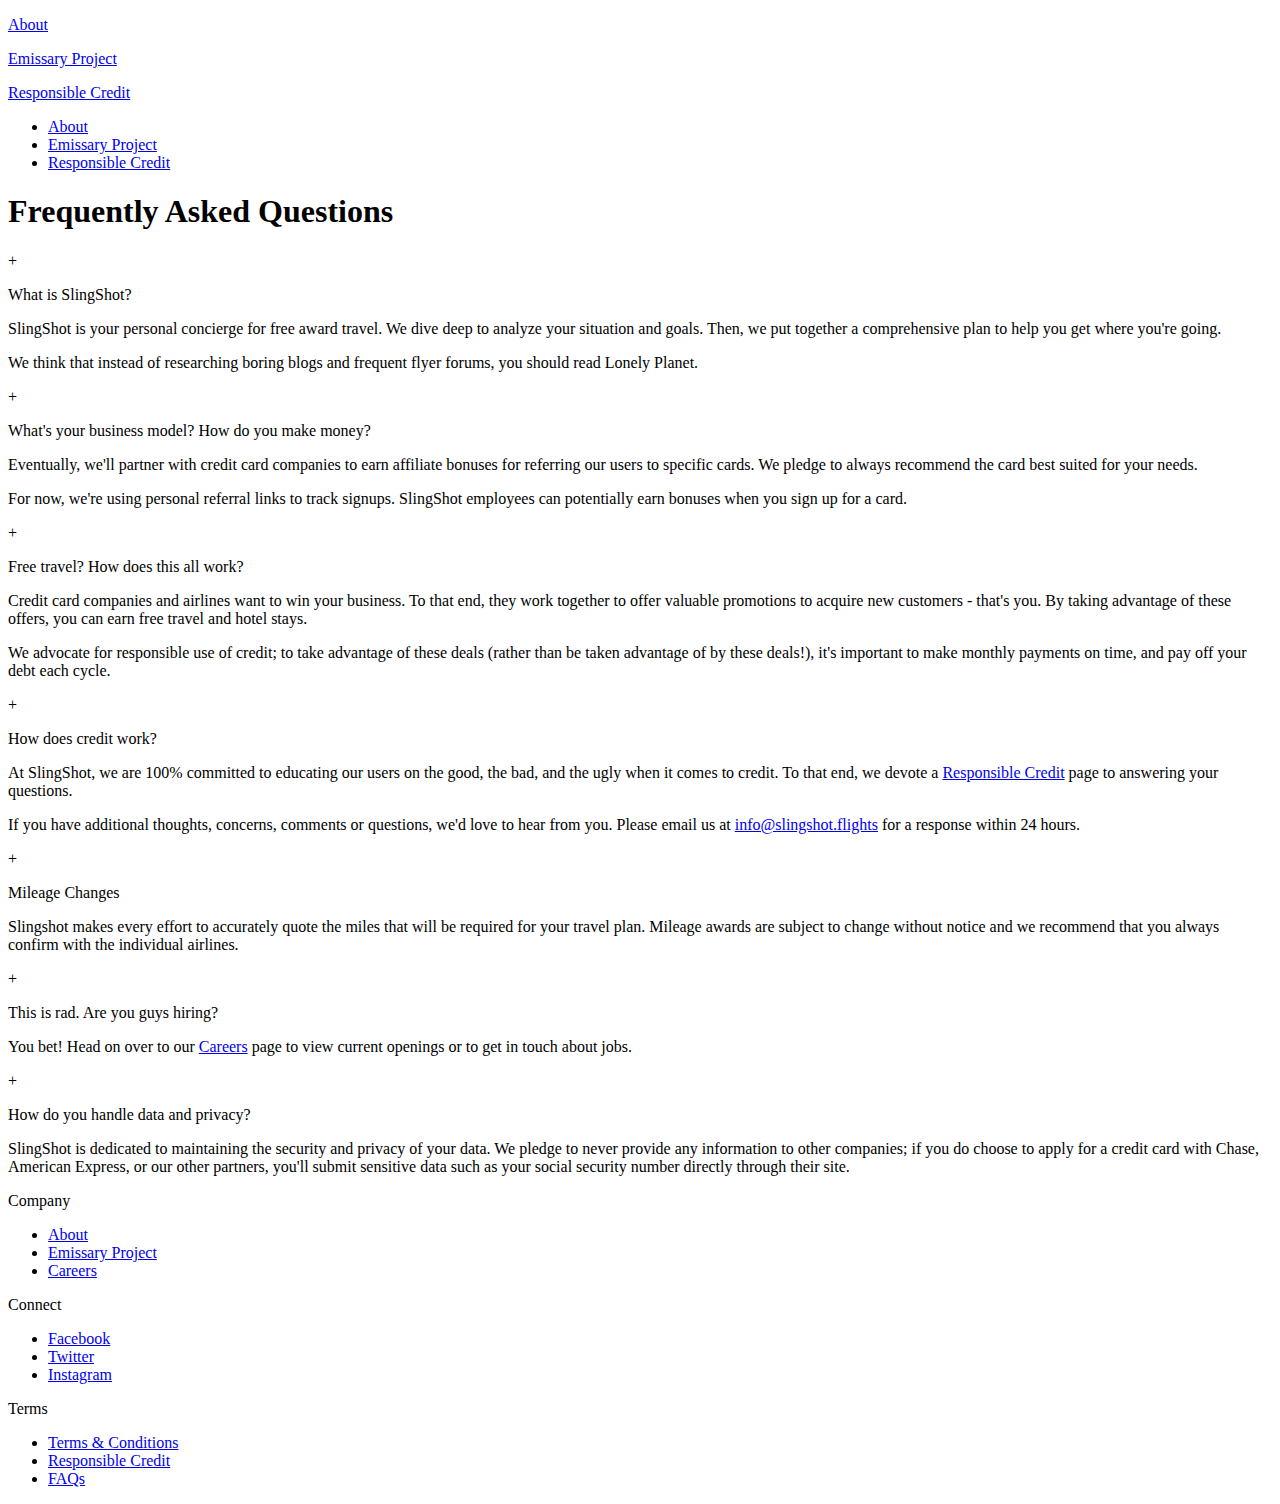
<file: faq/index.html>
<!DOCTYPE html>
<html>
<head>
  <meta charset="utf-8">
  <meta name="viewport" content="width=device-width, initial-scale=1.0">
  <link rel="shortcut icon" href="img/favicon.ico">
  <!-- Social share meta tags -->
  <meta property="og:title" content="SlingShot">
  <meta property="og:description" content="Frequent flyer programs are confusing. SlingShot makes them easy with custom plans made just for you.">
  <meta property="og:type" content="website">
  <meta property="og:image" content="http://slingshot.flights/img/social-share.png">
  <meta property="og:site_name" content="Simple Grid">
  <meta name="twitter:card" content="summary_large_image">
  <meta name="twitter:title" content="SlingShot">
  <meta name="twitter:description" content="Frequent flyer programs are confusing. SlingShot makes them easy with custom plans made just for you.">
  <meta name="twitter:image:src" content="http://slingshot.flights/img/social-share.png">
  <!-- Stylesheets -->
  <link rel="stylesheet" href="http://slingshot.flights/css/simple-grid.css">
  <link rel="stylesheet" href="http://slingshot.flights/css/slingshot-css.css">
  <title>SlingShot | FAQs</title>
  <meta name="description" content="Frequent flyer programs are confusing. SlingShot makes them easy with custom plans made just for you.">
</head>
<body>
  <!-- Google Tag Manager -->
<noscript><iframe src="//www.googletagmanager.com/ns.html?id=GTM-5RV55D"
height="0" width="0" style="display:none;visibility:hidden"></iframe></noscript>
<script>(function(w,d,s,l,i){w[l]=w[l]||[];w[l].push({'gtm.start':
new Date().getTime(),event:'gtm.js'});var f=d.getElementsByTagName(s)[0],
j=d.createElement(s),dl=l!='dataLayer'?'&l='+l:'';j.async=true;j.src=
'//www.googletagmanager.com/gtm.js?id='+i+dl;f.parentNode.insertBefore(j,f);
})(window,document,'script','dataLayer','GTM-5RV55D');</script>
<!-- End Google Tag Manager -->
  <div class="overlay">
    <div class="container">
      <div class="row">
        <div class="col-12 center">
          <p class="p-large"><a href="http://slingshot.flights/about" title="About SlingShot">About</a></p>
          <p class="p-large"><a href="http://slingshot.flights/emissary-project" title="SlingShot Emissary Project">Emissary Project</a></p>
          <p class="p-large"><a href="http://slingshot.flights/responsible-credit" title="Responsible Credit">Responsible Credit</a></p>
        </div>
      </div>
    </div>
  </div>
  <header>
    <div class="header-nav header-nav_blue">
      <div class="container">
        <div class="row header-nav_menu">
          <div class="col-2">
            <div class="logo-container">
              <a href="http://www.slingshot.flights/" title="SlingShot Home"><div class="logo-blue"></div></a>
            </div>
            <div class="hamburger hamburger_blue">
              <div class="line line-1"></div>
      				<div class="line line-2"></div>
      				<div class="line line-3"></div>
            </div>
          </div>
          <div class="col-10 menu-large">
            <ul>
              <li><a href="http://slingshot.flights/about" title="About SlingShot">About</a></li>
              <li><a href="http://slingshot.flights/emissary-project" title="SlingShot Emissary Project">Emissary Project</a></li>
              <li><a href="http://slingshot.flights/responsible-credit" title="Responsible Credit">Responsible Credit</a></li>
            </ul>
          </div>
        </div>
      </div>
    </div>
  </header>
  <section>
    <div class="container">
      <div class="row center title">
        <div class="col-2 hidden-sm"></div>
        <div class="col-8">
          <h1>Frequently Asked Questions</h1>
        </div>
        <div class="col-2 hidden-sm"></div>
      </div>
      <div class="row">
        <div class="col-1 hidden-sm"></div>
        <div class="col-10 divider_no-margin"></div>
        <div class="col-1 hidden-sm"></div>
      </div>
      <div class="row">
        <div class="col-1 hidden-sm"></div>
        <div class="col-1 hidden-sm">
          <p class="p-small font-blue font-heavy expand">
            &#43;
          </p>
        </div>
        <div class="col-9">
          <p class="p-small font-blue font-heavy uppercase expand-p">
            What is SlingShot?
          </p>
          <div class="answer">
            <p class="p-small font-grey">
              SlingShot is your personal concierge for free award travel. We dive deep to analyze your situation and goals. Then, we put together a comprehensive plan to help you get where you're going.
            </p>
            <p class="p-small font-grey">
              We think that instead of researching boring blogs and frequent flyer forums, you should read Lonely Planet.
            </p>
          </div>
        </div>
        <div class="col-1 hidden-sm"></div>
      </div>
      <div class="row">
        <div class="col-1 hidden-sm"></div>
        <div class="col-10 divider_no-margin"></div>
        <div class="col-1 hidden-sm"></div>
      </div>
      <div class="row">
        <div class="col-1 hidden-sm"></div>
        <div class="col-1 hidden-sm">
          <p class="p-small font-blue font-heavy expand">
            &#43;
          </p>
        </div>
        <div class="col-9">
          <p class="p-small font-blue font-heavy uppercase expand-p">
            What's your business model? How do you make money?
          </p>
          <div class="answer">
            <p class="p-small font-grey">
              Eventually, we'll partner with credit card companies to earn affiliate bonuses for referring our users to specific cards. We pledge to always recommend the card best suited for your needs.
            </p>
            <p class="p-small font-grey">
              For now, we're using personal referral links to track signups. SlingShot employees can potentially earn bonuses when you sign up for a card.
            </p>
          </div>
        </div>
        <div class="col-1 hidden-sm"></div>
      </div>
      <div class="row">
        <div class="col-1 hidden-sm"></div>
        <div class="col-10 divider_no-margin"></div>
        <div class="col-1 hidden-sm"></div>
      </div>
      <div class="row">
        <div class="col-1 hidden-sm"></div>
        <div class="col-1 hidden-sm">
          <p class="p-small font-blue font-heavy expand">
            &#43;
          </p>
        </div>
        <div class="col-9">
          <p class="p-small font-blue font-heavy uppercase expand-p">
            Free travel? How does this all work?
          </p>
          <div class="answer">
            <p class="p-small font-grey">
              Credit card companies and airlines want to win your business. To that end, they work together to offer valuable promotions to acquire new customers - that's you. By taking advantage of these offers, you can earn free travel and hotel stays.
            </p>
            <p class="p-small font-grey">
              We advocate for responsible use of credit; to take advantage of these deals (rather than be taken advantage of by these deals!), it's important to make monthly payments on time, and pay off your debt each cycle.
            </p>
          </div>
        </div>
        <div class="col-1 hidden-sm"></div>
      </div>
      <div class="row">
        <div class="col-1 hidden-sm"></div>
        <div class="col-10 divider_no-margin"></div>
        <div class="col-1 hidden-sm"></div>
      </div>
      <div class="row">
        <div class="col-1 hidden-sm"></div>
        <div class="col-1 hidden-sm">
          <p class="p-small font-blue font-heavy expand">
            &#43;
          </p>
        </div>
        <div class="col-9">
          <p class="p-small font-blue font-heavy uppercase expand-p">
            How does credit work?
          </p>
          <div class="answer">
            <p class="p-small font-grey">
              At SlingShot, we are 100% committed to educating our users on the good, the bad, and the ugly when it comes to credit. To that end, we devote a <a href="http://www.slingshot.flights/responsible-credit">Responsible Credit</a> page to answering your questions.
            </p>
            <p class="p-small font-grey">
              If you have additional thoughts, concerns, comments or questions, we'd love to hear from you. Please email us at <a href="mailto:info@slingshot.flights" target="_blank">info@slingshot.flights</a> for a response within 24 hours.
            </p>
          </div>
        </div>
        <div class="col-1 hidden-sm"></div>
      </div>
      <div class="row">
        <div class="col-1 hidden-sm"></div>
        <div class="col-10 divider_no-margin"></div>
        <div class="col-1 hidden-sm"></div>
      </div>
      <div class="row">
        <div class="col-1 hidden-sm"></div>
        <div class="col-1 hidden-sm">
          <p class="p-small font-blue font-heavy expand">
            &#43;
          </p>
        </div>
        <div class="col-9">
          <p class="p-small font-blue font-heavy uppercase expand-p">
            Mileage Changes
          </p>
          <div class="answer">
            <p class="p-small font-grey">
              Slingshot makes every effort to accurately quote the miles that will be required for your travel plan. Mileage awards are subject to change without notice and we recommend that you always confirm with the individual airlines.
            </p>
          </div>
        </div>
        <div class="col-1 hidden-sm"></div>
      </div>
      <div class="row">
        <div class="col-1 hidden-sm"></div>
        <div class="col-10 divider_no-margin"></div>
        <div class="col-1 hidden-sm"></div>
      </div>
      <div class="row">
        <div class="col-1 hidden-sm"></div>
        <div class="col-1 hidden-sm">
          <p class="p-small font-blue font-heavy expand">
            &#43;
          </p>
        </div>
        <div class="col-9">
          <p class="p-small font-blue font-heavy uppercase expand-p">
            This is rad. Are you guys hiring?
          </p>
          <div class="answer">
            <p class="p-small font-grey">
              You bet! Head on over to our <a href="http://www.slingshot.flights/careers">Careers</a> page to view current openings or to get in touch about jobs.
            </p>
          </div>
        </div>
        <div class="col-1 hidden-sm"></div>
      </div>
      <div class="row">
        <div class="col-1 hidden-sm"></div>
        <div class="col-10 divider_no-margin"></div>
        <div class="col-1 hidden-sm"></div>
      </div>
      <div class="row">
        <div class="col-1 hidden-sm"></div>
        <div class="col-1 hidden-sm">
          <p class="p-small font-blue font-heavy expand">
            &#43;
          </p>
        </div>
        <div class="col-9">
          <p class="p-small font-blue font-heavy uppercase expand-p">
            How do you handle data and privacy?
          </p>
          <div class="answer">
            <p class="p-small font-grey">
              SlingShot is dedicated to maintaining the security and privacy of your data. We pledge to never provide any information to other companies; if you do choose to apply for a credit card with Chase, American Express, or our other partners, you'll submit sensitive data such as your social security number directly through their site.
            </p>
          </div>
        </div>
        <div class="col-1 hidden-sm"></div>
      </div>
  </section>
  <footer>
    <div class="container">
      <div class="row">
        <div class="col-3">
          <div class="logo-container">
            <a href="http://www.slingshot.flights/" title="SlingShot Home"><div class="logo-white"></div></a>
          </div>
        </div>
        <div class="col-3">
          <p class="p-small uppercase">Company</p>
          <ul>
            <li><a href="http://slingshot.flights/about" title="About SlingShot">About</a></li>
            <li><a href="http://slingshot.flights/emissary-project" title="SlingShot Emissary Project">Emissary Project</a></li>
            <li><a href="http://slingshot.flights/careers" title="Careers with SlingShot">Careers</a></li>
          </ul>
        </div>
        <div class="col-3">
          <p class="p-small uppercase">Connect</p>
          <ul>
            <li>
              <a href="https://www.facebook.com/slingshotflights/" target="_blank">Facebook</a>
            </li>
            <li>
              <a href="https://www.twitter.com/slingshotflight/" target="_blank">Twitter</a>
            </li>
            <li>
              <a href="https://www.instagram.com/slingshot.flights/" target="_blank">Instagram</a>
            </li>
          </ul>
        </div>
        <div class="col-3">
          <p class="p-small uppercase">Terms</p>
          <ul>
            <li>
              <a href="http://slingshot.flights/terms">Terms &amp; Conditions</a>
            </li>
            <li>
              <a href="http://slingshot.flights/responsible-credit">Responsible Credit</a>
            </li>
            <li>
              <a href="http://slingshot.flights/faqs">FAQs</a>
            </li>
          </ul>
        </div>
      </div>
    </div>
  </footer>
  <script src="http://slingshot.flights/js/jquery-2.1.1.js"></script>
  <script src="http://slingshot.flights/js/slingshot.js"></script>
</body>
</html>
</file>
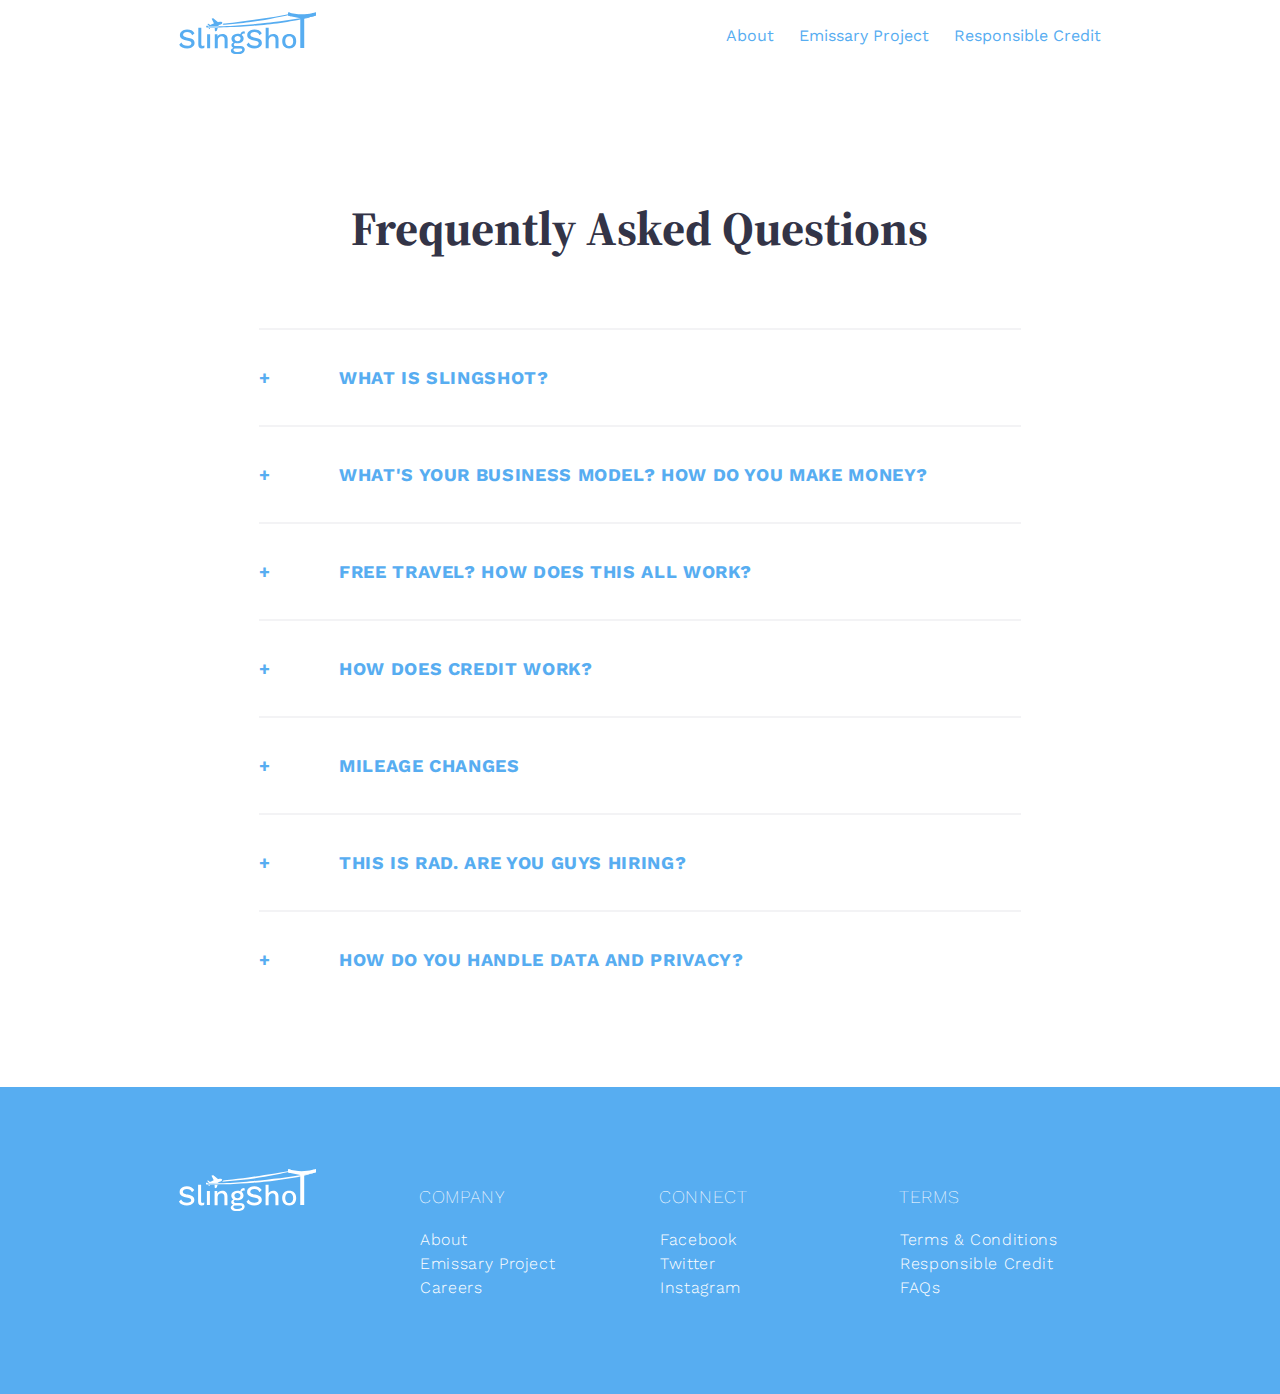
<file: faqs/index.html>
<!DOCTYPE html>
<html>
<head>
  <meta charset="utf-8">
  <meta name="viewport" content="width=device-width, initial-scale=1.0">
  <link rel="shortcut icon" href="../img/favicon.ico">
  <!-- Social share meta tags -->
  <meta property="og:title" content="SlingShot">
  <meta property="og:description" content="Frequent flyer programs are confusing. SlingShot makes them easy with custom plans made just for you.">
  <meta property="og:type" content="website">
  <meta property="og:image" content="../img/social-share.png">
  <meta property="og:site_name" content="Simple Grid">
  <meta name="twitter:card" content="summary_large_image">
  <meta name="twitter:title" content="SlingShot">
  <meta name="twitter:description" content="Frequent flyer programs are confusing. SlingShot makes them easy with custom plans made just for you.">
  <meta name="twitter:image:src" content="../img/social-share.png">
  <!-- Stylesheets -->
  <link rel="stylesheet" href="../css/simple-grid.css">
  <link rel="stylesheet" href="../css/slingshot-css.css">
  <title>SlingShot | FAQs</title>
  <meta name="description" content="Frequent flyer programs are confusing. SlingShot makes them easy with custom plans made just for you.">
</head>
<body>
  <!-- Google Tag Manager -->
<noscript><iframe src="//www.googletagmanager.com/ns.html?id=GTM-5RV55D"
height="0" width="0" style="display:none;visibility:hidden"></iframe></noscript>
<script>(function(w,d,s,l,i){w[l]=w[l]||[];w[l].push({'gtm.start':
new Date().getTime(),event:'gtm.js'});var f=d.getElementsByTagName(s)[0],
j=d.createElement(s),dl=l!='dataLayer'?'&l='+l:'';j.async=true;j.src=
'//www.googletagmanager.com/gtm.js?id='+i+dl;f.parentNode.insertBefore(j,f);
})(window,document,'script','dataLayer','GTM-5RV55D');</script>
<!-- End Google Tag Manager -->
  <div class="overlay">
    <div class="container">
      <div class="row">
        <div class="col-12 center">
          <p class="p-large"><a href="../about" title="About SlingShot">About</a></p>
          <p class="p-large"><a href="../emissary-project" title="SlingShot Emissary Project">Emissary Project</a></p>
          <p class="p-large"><a href="../responsible-credit" title="Responsible Credit">Responsible Credit</a></p>
        </div>
      </div>
    </div>
  </div>
  <header>
    <div class="header-nav header-nav_blue">
      <div class="container">
        <div class="row header-nav_menu">
          <div class="col-2">
            <div class="logo-container">
              <a href="../" title="SlingShot Home"><div class="logo-blue"></div></a>
            </div>
            <div class="hamburger hamburger_blue">
              <div class="line line-1"></div>
      				<div class="line line-2"></div>
      				<div class="line line-3"></div>
            </div>
          </div>
          <div class="col-10 menu-large">
            <ul>
              <li><a href="../about" title="About SlingShot">About</a></li>
              <li><a href="../emissary-project" title="SlingShot Emissary Project">Emissary Project</a></li>
              <li><a href="../responsible-credit" title="Responsible Credit">Responsible Credit</a></li>
            </ul>
          </div>
        </div>
      </div>
    </div>
  </header>
  <section>
    <div class="container">
      <div class="row center title">
        <div class="col-2 hidden-sm"></div>
        <div class="col-8">
          <h1>Frequently Asked Questions</h1>
        </div>
        <div class="col-2 hidden-sm"></div>
      </div>
      <div class="row">
        <div class="col-1 hidden-sm"></div>
        <div class="col-10 divider_no-margin"></div>
        <div class="col-1 hidden-sm"></div>
      </div>
      <div class="row">
        <div class="col-1 hidden-sm"></div>
        <div class="col-1 hidden-sm">
          <p class="p-small font-blue font-heavy expand">
            &#43;
          </p>
        </div>
        <div class="col-9">
          <p class="p-small font-blue font-heavy uppercase expand-p">
            What is SlingShot?
          </p>
          <div class="answer">
            <p class="p-small font-grey">
              SlingShot is your personal concierge for free award travel. We dive deep to analyze your situation and goals. Then, we put together a comprehensive plan to help you get where you're going.
            </p>
            <p class="p-small font-grey">
              We think that instead of researching boring blogs and frequent flyer forums, you should read Lonely Planet.
            </p>
          </div>
        </div>
        <div class="col-1 hidden-sm"></div>
      </div>
      <div class="row">
        <div class="col-1 hidden-sm"></div>
        <div class="col-10 divider_no-margin"></div>
        <div class="col-1 hidden-sm"></div>
      </div>
      <div class="row">
        <div class="col-1 hidden-sm"></div>
        <div class="col-1 hidden-sm">
          <p class="p-small font-blue font-heavy expand">
            &#43;
          </p>
        </div>
        <div class="col-9">
          <p class="p-small font-blue font-heavy uppercase expand-p">
            What's your business model? How do you make money?
          </p>
          <div class="answer">
            <p class="p-small font-grey">
              Eventually, we'll partner with credit card companies to earn affiliate bonuses for referring our users to specific cards. We pledge to always recommend the card best suited for your needs.
            </p>
            <p class="p-small font-grey">
              For now, we're using personal referral links to track signups. SlingShot employees can potentially earn bonuses when you sign up for a card.
            </p>
          </div>
        </div>
        <div class="col-1 hidden-sm"></div>
      </div>
      <div class="row">
        <div class="col-1 hidden-sm"></div>
        <div class="col-10 divider_no-margin"></div>
        <div class="col-1 hidden-sm"></div>
      </div>
      <div class="row">
        <div class="col-1 hidden-sm"></div>
        <div class="col-1 hidden-sm">
          <p class="p-small font-blue font-heavy expand">
            &#43;
          </p>
        </div>
        <div class="col-9">
          <p class="p-small font-blue font-heavy uppercase expand-p">
            Free travel? How does this all work?
          </p>
          <div class="answer">
            <p class="p-small font-grey">
              Credit card companies and airlines want to win your business. To that end, they work together to offer valuable promotions to acquire new customers - that's you. By taking advantage of these offers, you can earn free travel and hotel stays.
            </p>
            <p class="p-small font-grey">
              We advocate for responsible use of credit; to take advantage of these deals (rather than be taken advantage of by these deals!), it's important to make monthly payments on time, and pay off your debt each cycle.
            </p>
          </div>
        </div>
        <div class="col-1 hidden-sm"></div>
      </div>
      <div class="row">
        <div class="col-1 hidden-sm"></div>
        <div class="col-10 divider_no-margin"></div>
        <div class="col-1 hidden-sm"></div>
      </div>
      <div class="row">
        <div class="col-1 hidden-sm"></div>
        <div class="col-1 hidden-sm">
          <p class="p-small font-blue font-heavy expand">
            &#43;
          </p>
        </div>
        <div class="col-9">
          <p class="p-small font-blue font-heavy uppercase expand-p">
            How does credit work?
          </p>
          <div class="answer">
            <p class="p-small font-grey">
              At SlingShot, we are 100% committed to educating our users on the good, the bad, and the ugly when it comes to credit. To that end, we devote a <a href="../responsible-credit">Responsible Credit</a> page to answering your questions.
            </p>
            <p class="p-small font-grey">
              If you have additional thoughts, concerns, comments or questions, we'd love to hear from you. Please email us at <a href="mailto:info@slingshot.flights" target="_blank">info@slingshot.flights</a> for a response within 24 hours.
            </p>
          </div>
        </div>
        <div class="col-1 hidden-sm"></div>
      </div>
      <div class="row">
        <div class="col-1 hidden-sm"></div>
        <div class="col-10 divider_no-margin"></div>
        <div class="col-1 hidden-sm"></div>
      </div>
      <div class="row">
        <div class="col-1 hidden-sm"></div>
        <div class="col-1 hidden-sm">
          <p class="p-small font-blue font-heavy expand">
            &#43;
          </p>
        </div>
        <div class="col-9">
          <p class="p-small font-blue font-heavy uppercase expand-p">
            Mileage Changes
          </p>
          <div class="answer">
            <p class="p-small font-grey">
              Slingshot makes every effort to accurately quote the miles that will be required for your travel plan. Mileage awards are subject to change without notice and we recommend that you always confirm with the individual airlines.
            </p>
          </div>
        </div>
        <div class="col-1 hidden-sm"></div>
      </div>
      <div class="row">
        <div class="col-1 hidden-sm"></div>
        <div class="col-10 divider_no-margin"></div>
        <div class="col-1 hidden-sm"></div>
      </div>
      <div class="row">
        <div class="col-1 hidden-sm"></div>
        <div class="col-1 hidden-sm">
          <p class="p-small font-blue font-heavy expand">
            &#43;
          </p>
        </div>
        <div class="col-9">
          <p class="p-small font-blue font-heavy uppercase expand-p">
            This is rad. Are you guys hiring?
          </p>
          <div class="answer">
            <p class="p-small font-grey">
              You bet! Head on over to our <a href="../careers">Careers</a> page to view current openings or to get in touch about jobs.
            </p>
          </div>
        </div>
        <div class="col-1 hidden-sm"></div>
      </div>
      <div class="row">
        <div class="col-1 hidden-sm"></div>
        <div class="col-10 divider_no-margin"></div>
        <div class="col-1 hidden-sm"></div>
      </div>
      <div class="row">
        <div class="col-1 hidden-sm"></div>
        <div class="col-1 hidden-sm">
          <p class="p-small font-blue font-heavy expand">
            &#43;
          </p>
        </div>
        <div class="col-9">
          <p class="p-small font-blue font-heavy uppercase expand-p">
            How do you handle data and privacy?
          </p>
          <div class="answer">
            <p class="p-small font-grey">
              SlingShot is dedicated to maintaining the security and privacy of your data. We pledge to never provide any information to other companies; if you do choose to apply for a credit card with Chase, American Express, or our other partners, you'll submit sensitive data such as your social security number directly through their site.
            </p>
          </div>
        </div>
        <div class="col-1 hidden-sm"></div>
      </div>
  </section>
  <footer>
    <div class="container">
      <div class="row">
        <div class="col-3">
          <div class="logo-container">
            <a href="../" title="SlingShot Home"><div class="logo-white"></div></a>
          </div>
        </div>
        <div class="col-3">
          <p class="p-small uppercase">Company</p>
          <ul>
            <li><a href="../about" title="About SlingShot">About</a></li>
            <li><a href="../emissary-project" title="SlingShot Emissary Project">Emissary Project</a></li>
            <li><a href="../careers" title="Careers with SlingShot">Careers</a></li>
          </ul>
        </div>
        <div class="col-3">
          <p class="p-small uppercase">Connect</p>
          <ul>
            <li>
              <a href="https://www.facebook.com/slingshotflights/" target="_blank">Facebook</a>
            </li>
            <li>
              <a href="https://www.twitter.com/slingshotflight/" target="_blank">Twitter</a>
            </li>
            <li>
              <a href="https://www.instagram.com/slingshot.flights/" target="_blank">Instagram</a>
            </li>
          </ul>
        </div>
        <div class="col-3">
          <p class="p-small uppercase">Terms</p>
          <ul>
            <li>
              <a href="../terms">Terms &amp; Conditions</a>
            </li>
            <li>
              <a href="../responsible-credit">Responsible Credit</a>
            </li>
            <li>
              <a href="#">FAQs</a>
            </li>
          </ul>
        </div>
      </div>
    </div>
  </footer>
  <script src="../js/jquery-2.1.1.js"></script>
  <script src="../js/slingshot.js"></script>
</body>
</html>
</file>
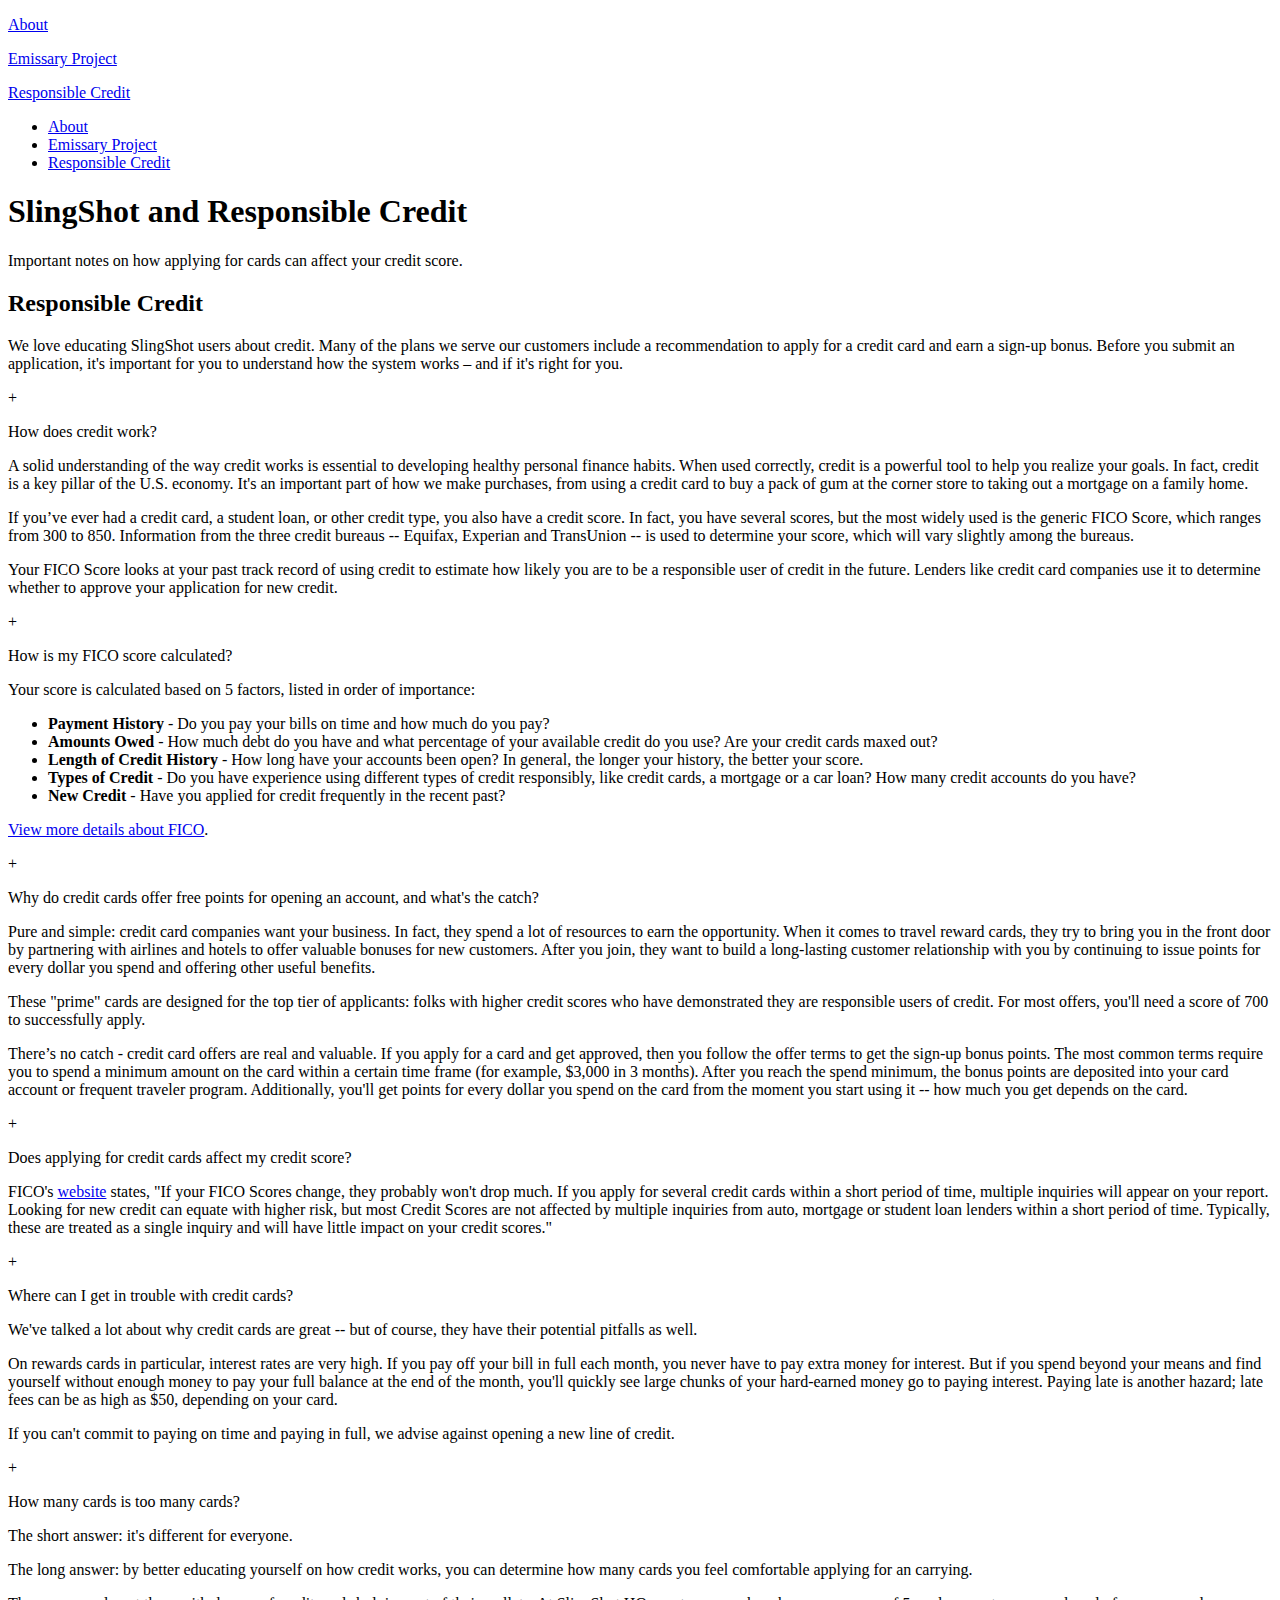
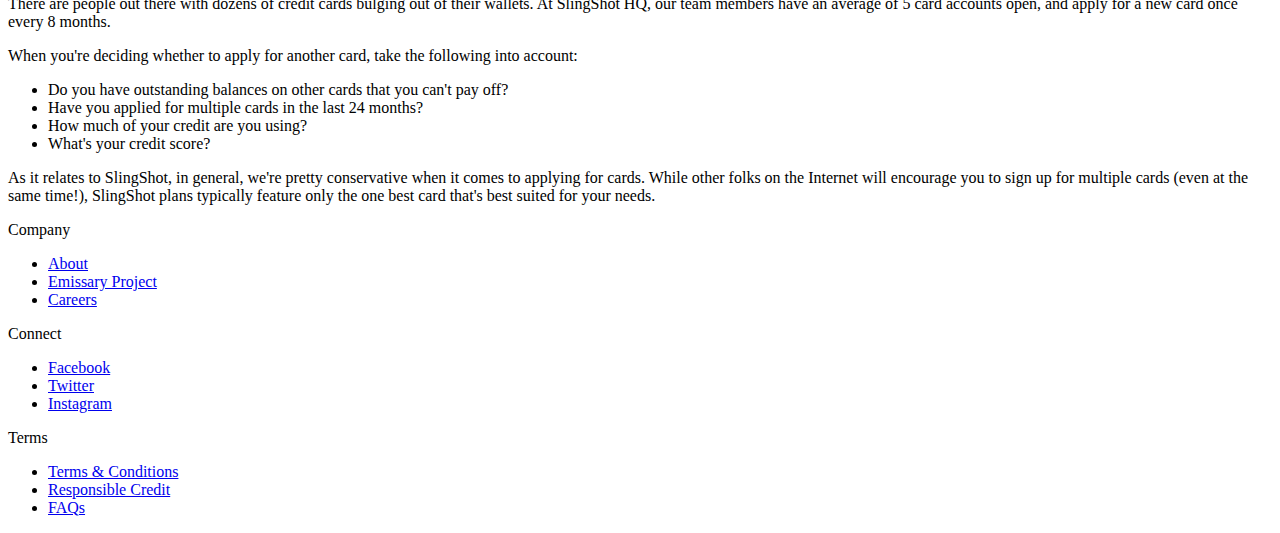
<file: responsible-credit/index.html>
<!DOCTYPE html>
<html>
<head>
  <meta charset="utf-8">
  <meta name="viewport" content="width=device-width, initial-scale=1.0">
  <link rel="shortcut icon" href="img/favicon.ico">
  <!-- Social share meta tags -->
  <meta property="og:title" content="SlingShot">
  <meta property="og:description" content="Frequent flyer programs are confusing. SlingShot makes them easy with custom plans made just for you.">
  <meta property="og:type" content="website">
  <meta property="og:image" content="http://slingshot.flights/img/social-share.png">
  <meta property="og:site_name" content="Simple Grid">
  <meta name="twitter:card" content="summary_large_image">
  <meta name="twitter:title" content="SlingShot">
  <meta name="twitter:description" content="Frequent flyer programs are confusing. SlingShot makes them easy with custom plans made just for you.">
  <meta name="twitter:image:src" content="http://slingshot.flights/img/social-share.png">
  <!-- Stylesheets -->
  <link rel="stylesheet" href="http://slingshot.flights/css/simple-grid.css">
  <link rel="stylesheet" href="http://slingshot.flights/css/slingshot-css.css">
  <title>SlingShot | Responsible Credit</title>
  <meta name="description" content="Frequent flyer programs are confusing. SlingShot makes them easy with custom plans made just for you.">
</head>
<body>
  <!-- Google Tag Manager -->
<noscript><iframe src="//www.googletagmanager.com/ns.html?id=GTM-5RV55D"
height="0" width="0" style="display:none;visibility:hidden"></iframe></noscript>
<script>(function(w,d,s,l,i){w[l]=w[l]||[];w[l].push({'gtm.start':
new Date().getTime(),event:'gtm.js'});var f=d.getElementsByTagName(s)[0],
j=d.createElement(s),dl=l!='dataLayer'?'&l='+l:'';j.async=true;j.src=
'//www.googletagmanager.com/gtm.js?id='+i+dl;f.parentNode.insertBefore(j,f);
})(window,document,'script','dataLayer','GTM-5RV55D');</script>
<!-- End Google Tag Manager -->
  <div class="overlay">
    <div class="container">
      <div class="row">
        <div class="col-12 center">
          <p class="p-large"><a href="http://slingshot.flights/about" title="About SlingShot">About</a></p>
          <p class="p-large"><a href="http://slingshot.flights/emissary-project" title="SlingShot Emissary Project">Emissary Project</a></p>
          <p class="p-large"><a href="http://slingshot.flights/responsible-credit" title="Responsible Credit">Responsible Credit</a></p>
        </div>
      </div>
    </div>
  </div>
  <header>
    <div class="header-nav header-nav_blue">
      <div class="container">
        <div class="row header-nav_menu">
          <div class="col-2">
            <div class="logo-container">
              <a href="http://www.slingshot.flights/" title="SlingShot Home"><div class="logo-blue"></div></a>
            </div>
            <div class="hamburger hamburger_blue">
              <div class="line line-1"></div>
      				<div class="line line-2"></div>
      				<div class="line line-3"></div>
            </div>
          </div>
          <div class="col-10 menu-large">
            <ul>
              <li><a href="http://slingshot.flights/about" title="About SlingShot">About</a></li>
              <li><a href="http://slingshot.flights/emissary-project" title="SlingShot Emissary Project">Emissary Project</a></li>
              <li><a href="http://slingshot.flights/responsible-credit" title="Responsible Credit">Responsible Credit</a></li>
            </ul>
          </div>
        </div>
      </div>
    </div>
  </header>
  <section>
    <div class="container">
      <div class="row center title">
        <div class="col-2 hidden-sm"></div>
        <div class="col-8">
          <h1>SlingShot and Responsible Credit</h1>
          <p class="font-grey">
            Important notes on how applying for cards can affect your credit score.
          </p>
        </div>
        <div class="col-2 hidden-sm"></div>
      </div>
      <div class="row">
        <div class="col-1 hidden-sm"></div>
        <div class="col-10">
          <h2>Responsible Credit</h2>
          <div class="divider_small"></div>
          <p class="font-grey">
            We love educating SlingShot users about credit. Many of the plans we serve our customers include a recommendation to apply for a credit card and earn a sign-up bonus. Before you submit an application, it's important for you to understand how the system works – and if it's right for you.
          </p>
        </div>
        <div class="col-1 hidden-sm"></div>
      </div>
      <div class="row">
        <div class="col-1 hidden-sm"></div>
        <div class="col-10 divider_no-margin"></div>
        <div class="col-1 hidden-sm"></div>
      </div>
      <div class="row">
        <div class="col-1 hidden-sm"></div>
        <div class="col-1 hidden-sm">
          <p class="p-small font-blue font-heavy expand">
            &#43;
          </p>
        </div>
        <div class="col-9">
          <p class="p-small font-blue font-heavy uppercase expand-p">
            How does credit work?
          </p>
          <div class="answer">
            <p class="p-small font-grey">
              A solid understanding of the way credit works is essential to developing healthy personal finance habits. When used correctly, credit is a powerful tool to help you realize your goals. In fact, credit is a key pillar of the U.S. economy. It's an important part of how we make purchases, from using a credit card to buy a pack of gum at the corner store to taking out a mortgage on a family home.
            </p>
            <p class="p-small font-grey">
              If you’ve ever had a credit card, a student loan, or other credit type, you also have a credit score. In fact, you have several scores, but the most widely used is the generic FICO Score, which ranges from 300 to 850. Information from the three credit bureaus -- Equifax, Experian and TransUnion -- is used to determine your score, which will vary slightly among the bureaus.
            </p>
            <p class="p-small font-grey">
              Your FICO Score looks at your past track record of using credit to estimate how likely you are to be a responsible user of credit in the future. Lenders like credit card companies use it to determine whether to approve your application for new credit.
            </p>
          </div>
        </div>
        <div class="col-1 hidden-sm"></div>
      </div>
      <div class="row">
        <div class="col-1 hidden-sm"></div>
        <div class="col-10 divider_no-margin"></div>
        <div class="col-1 hidden-sm"></div>
      </div>
      <div class="row">
        <div class="col-1 hidden-sm"></div>
        <div class="col-1 hidden-sm">
          <p class="p-small font-blue font-heavy expand">
            &#43;
          </p>
        </div>
        <div class="col-9">
          <p class="p-small font-blue font-heavy uppercase expand-p">
            How is my FICO score calculated?
          </p>
          <div class="answer">
            <p class="p-small font-grey">
              Your score is calculated based on 5 factors, listed in order of importance:
            </p>
            <ul>
              <li class="p-small font-grey font-light">
                <strong class="font-grey">Payment History</strong> - Do you pay your bills on time and how much do you pay?
              </li>
              <li class="p-small font-grey font-light">
                <strong class="font-grey">Amounts Owed</strong> - How much debt do you have and what percentage of your available credit do you use? Are your credit cards maxed out?
              </li>
              <li class="p-small font-grey font-light">
                <strong class="font-grey">Length of Credit History</strong> - How long have your accounts been open? In general, the longer your history, the better your score.
              </li>
              <li class="p-small font-grey font-light">
                <strong class="font-grey">Types of Credit</strong> - Do you have experience using different types of credit responsibly, like credit cards, a mortgage or a car loan? How many credit accounts do you have?
              </li>
              <li class="p-small font-grey font-light">
                <strong class="font-grey">New Credit</strong> - Have you applied for credit frequently in the recent past?
              </li>
            </ul>
            <p class="p-small font-grey">
              <a href="http://www.myfico.com/crediteducation/whatsinyourscore.aspx" target="_blank">View more details about FICO</a>.
            </p>
          </div>
        </div>
        <div class="col-1 hidden-sm"></div>
      </div>
      <div class="row">
        <div class="col-1 hidden-sm"></div>
        <div class="col-10 divider_no-margin"></div>
        <div class="col-1 hidden-sm"></div>
      </div>
      <div class="row">
        <div class="col-1 hidden-sm"></div>
        <div class="col-1 hidden-sm">
          <p class="p-small font-blue font-heavy expand">
            &#43;
          </p>
        </div>
        <div class="col-9">
          <p class="p-small font-blue font-heavy uppercase expand-p">
            Why do credit cards offer free points for opening an account, and what's the catch?
          </p>
          <div class="answer">
            <p class="p-small font-grey">
              Pure and simple: credit card companies want your business. In fact, they spend a lot of resources to earn the opportunity. When it comes to travel reward cards, they try to bring you in the front door by partnering with airlines and hotels to offer valuable bonuses for new customers. After you join, they want to build a long-lasting customer relationship with you by continuing to issue points for every dollar you spend and offering other useful benefits.
            </p>
            <p class="p-small font-grey">
              These "prime" cards are designed for the top tier of applicants: folks with higher credit scores who have demonstrated they are responsible users of credit. For most offers, you'll need a score of 700 to successfully apply.
            </p>
            <p class="p-small font-grey">
              There’s no catch - credit card offers are real and valuable. If you apply for a card and get approved, then you follow the offer terms to get the sign-up bonus points. The most common terms require you to spend a minimum amount on the card within a certain time frame (for example, $3,000 in 3 months). After you reach the spend minimum, the bonus points are deposited into your card account or frequent traveler program. Additionally, you'll get points for every dollar you spend on the card from the moment you start using it -- how much you get depends on the card.
            </p>
          </div>
        </div>
        <div class="col-1 hidden-sm"></div>
      </div>
      <div class="row">
        <div class="col-1 hidden-sm"></div>
        <div class="col-10 divider_no-margin"></div>
        <div class="col-1 hidden-sm"></div>
      </div>
      <div class="row">
        <div class="col-1 hidden-sm"></div>
        <div class="col-1 hidden-sm">
          <p class="p-small font-blue font-heavy expand">
            &#43;
          </p>
        </div>
        <div class="col-9">
          <p class="p-small font-blue font-heavy uppercase expand-p">
            Does applying for credit cards affect my credit score?
          </p>
          <div class="answer">
            <p class="p-small font-grey">
              FICO's <a href="http://www.myfico.com/" target="_blank">website</a> states, "If your FICO Scores change, they probably won't drop much. If you apply for several credit cards within a short period of time, multiple inquiries will appear on your report. Looking for new credit can equate with higher risk, but most Credit Scores are not affected by multiple inquiries from auto, mortgage or student loan lenders within a short period of time. Typically, these are treated as a single inquiry and will have little impact on your credit scores."
            </p>
          </div>
        </div>
        <div class="col-1 hidden-sm"></div>
      </div>
      <div class="row">
        <div class="col-1 hidden-sm"></div>
        <div class="col-10 divider_no-margin"></div>
        <div class="col-1 hidden-sm"></div>
      </div>
      <div class="row">
        <div class="col-1 hidden-sm"></div>
        <div class="col-1 hidden-sm">
          <p class="p-small font-blue font-heavy expand">
            &#43;
          </p>
        </div>
        <div class="col-9">
          <p class="p-small font-blue font-heavy uppercase expand-p">
            Where can I get in trouble with credit cards?
          </p>
          <div class="answer">
            <p class="p-small font-grey">
              We've talked a lot about why credit cards are great -- but of course, they have their potential pitfalls as well.
            </p>
            <p class="p-small font-grey">
              On rewards cards in particular, interest rates are very high. If you pay off your bill in full each month, you never have to pay extra money for interest. But if you spend beyond your means and find yourself without enough money to pay your full balance at the end of the month, you'll quickly see large chunks of your hard-earned money go to paying interest. Paying late is another hazard; late fees can be as high as $50, depending on your card.
            </p>
            <p class="p-small font-grey">
              If you can't commit to paying on time and paying in full, we advise against opening a new line of credit.
            </p>
          </div>
        </div>
        <div class="col-1 hidden-sm"></div>
      </div>
      <div class="row">
        <div class="col-1 hidden-sm"></div>
        <div class="col-10 divider_no-margin"></div>
        <div class="col-1 hidden-sm"></div>
      </div>
      <div class="row">
        <div class="col-1 hidden-sm"></div>
        <div class="col-1 hidden-sm">
          <p class="p-small font-blue font-heavy expand">
            &#43;
          </p>
        </div>
        <div class="col-9">
          <p class="p-small font-blue font-heavy uppercase expand-p">
            How many cards is too many cards?
          </p>
          <div class="answer">
            <p class="p-small font-grey">
              The short answer: it's different for everyone.
            </p>
            <p class="p-small font-grey">
              The long answer: by better educating yourself on how credit works, you can determine how many cards you feel comfortable applying for an carrying.
            </p>
            <p class="p-small font-grey">
              There are people out there with dozens of credit cards bulging out of their wallets. At SlingShot HQ, our team members have an average of 5 card accounts open, and apply for a new card once every 8 months.
            </p>
            <p class="p-small font-grey">
              When you're deciding whether to apply for another card, take the following into account:
            </p>
            <ul>
              <li class="p-small font-grey font-light">
                Do you have outstanding balances on other cards that you can't pay off?
              </li>
              <li class="p-small font-grey font-light">
                Have you applied for multiple cards in the last 24 months?
              </li>
              <li class="p-small font-grey font-light">
                How much of your credit are you using?
              </li>
              <li class="p-small font-grey font-light">
                What's your credit score?
              </li>
            </ul>
            <p class="p-small font-grey">
              As it relates to SlingShot, in general, we're pretty conservative when it comes to applying for cards. While other folks on the Internet will encourage you to sign up for multiple cards (even at the same time!), SlingShot plans typically feature only the one best card that's best suited for your needs.
            </p>
          </div>
        </div>
        <div class="col-1 hidden-sm"></div>
      </div>
      <div class="row">
        <div class="col-1 hidden-sm"></div>
        <div class="col-10 divider_no-margin"></div>
        <div class="col-1 hidden-sm"></div>
      </div>
    </div>
  </section>
  <footer>
    <div class="container">
      <div class="row">
        <div class="col-3">
          <div class="logo-container">
            <a href="http://www.slingshot.flights/" title="SlingShot Home"><div class="logo-white"></div></a>
          </div>
        </div>
        <div class="col-3">
          <p class="p-small uppercase">Company</p>
          <ul>
            <li><a href="http://slingshot.flights/about" title="About SlingShot">About</a></li>
            <li><a href="http://slingshot.flights/emissary-project" title="SlingShot Emissary Project">Emissary Project</a></li>
            <li><a href="http://slingshot.flights/careers" title="Careers with SlingShot">Careers</a></li>
          </ul>
        </div>
        <div class="col-3">
          <p class="p-small uppercase">Connect</p>
          <ul>
            <li>
              <a href="https://www.facebook.com/slingshotflights/" target="_blank">Facebook</a>
            </li>
            <li>
              <a href="https://www.twitter.com/slingshotflight/" target="_blank">Twitter</a>
            </li>
            <li>
              <a href="https://www.instagram.com/slingshot.flights/" target="_blank">Instagram</a>
            </li>
          </ul>
        </div>
        <div class="col-3">
          <p class="p-small uppercase">Terms</p>
          <ul>
            <li>
              <a href="http://slingshot.flights/terms">Terms &amp; Conditions</a>
            </li>
            <li>
              <a href="http://slingshot.flights/responsible-credit">Responsible Credit</a>
            </li>
            <li>
              <a href="http://slingshot.flights/faqs">FAQs</a>
            </li>
          </ul>
        </div>
      </div>
    </div>
  </footer>
  <script src="http://slingshot.flights/js/jquery-2.1.1.js"></script>
  <script src="http://slingshot.flights/js/slingshot.js"></script>
</body>
</html>
</file>
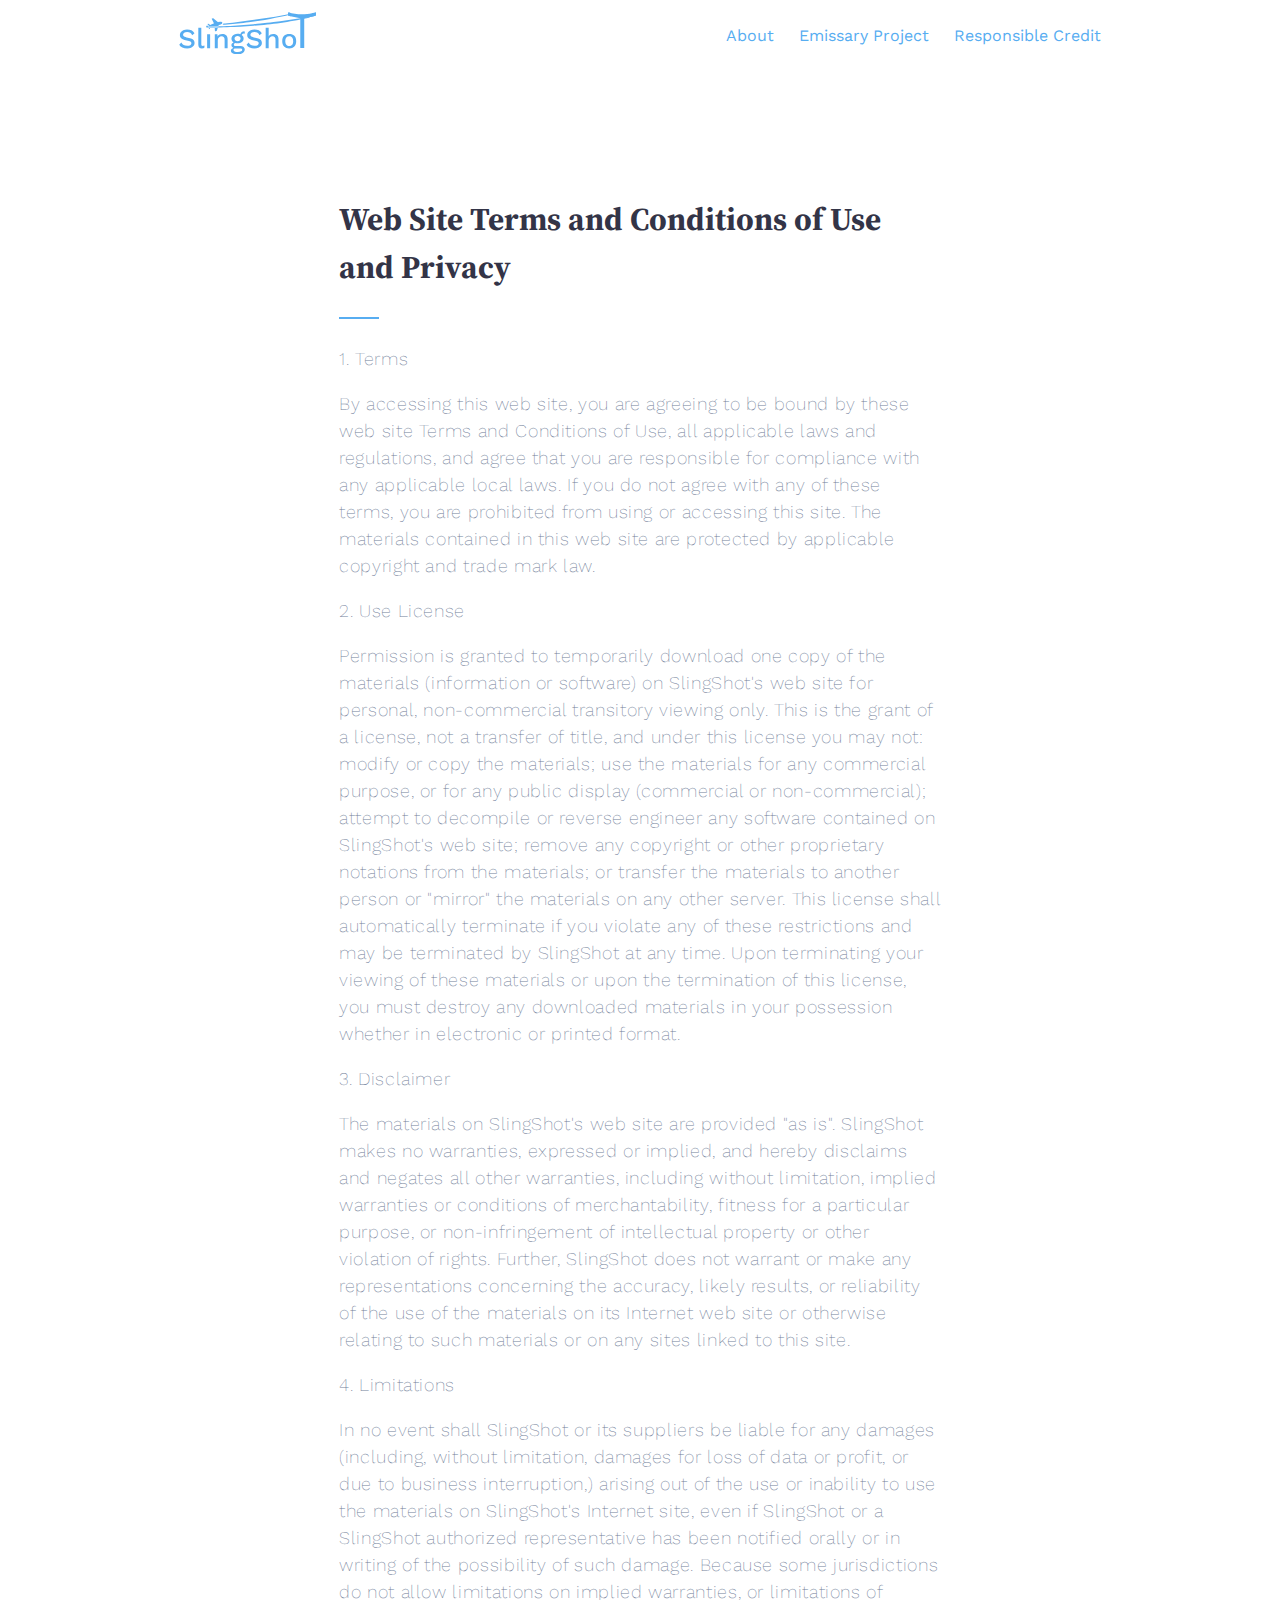
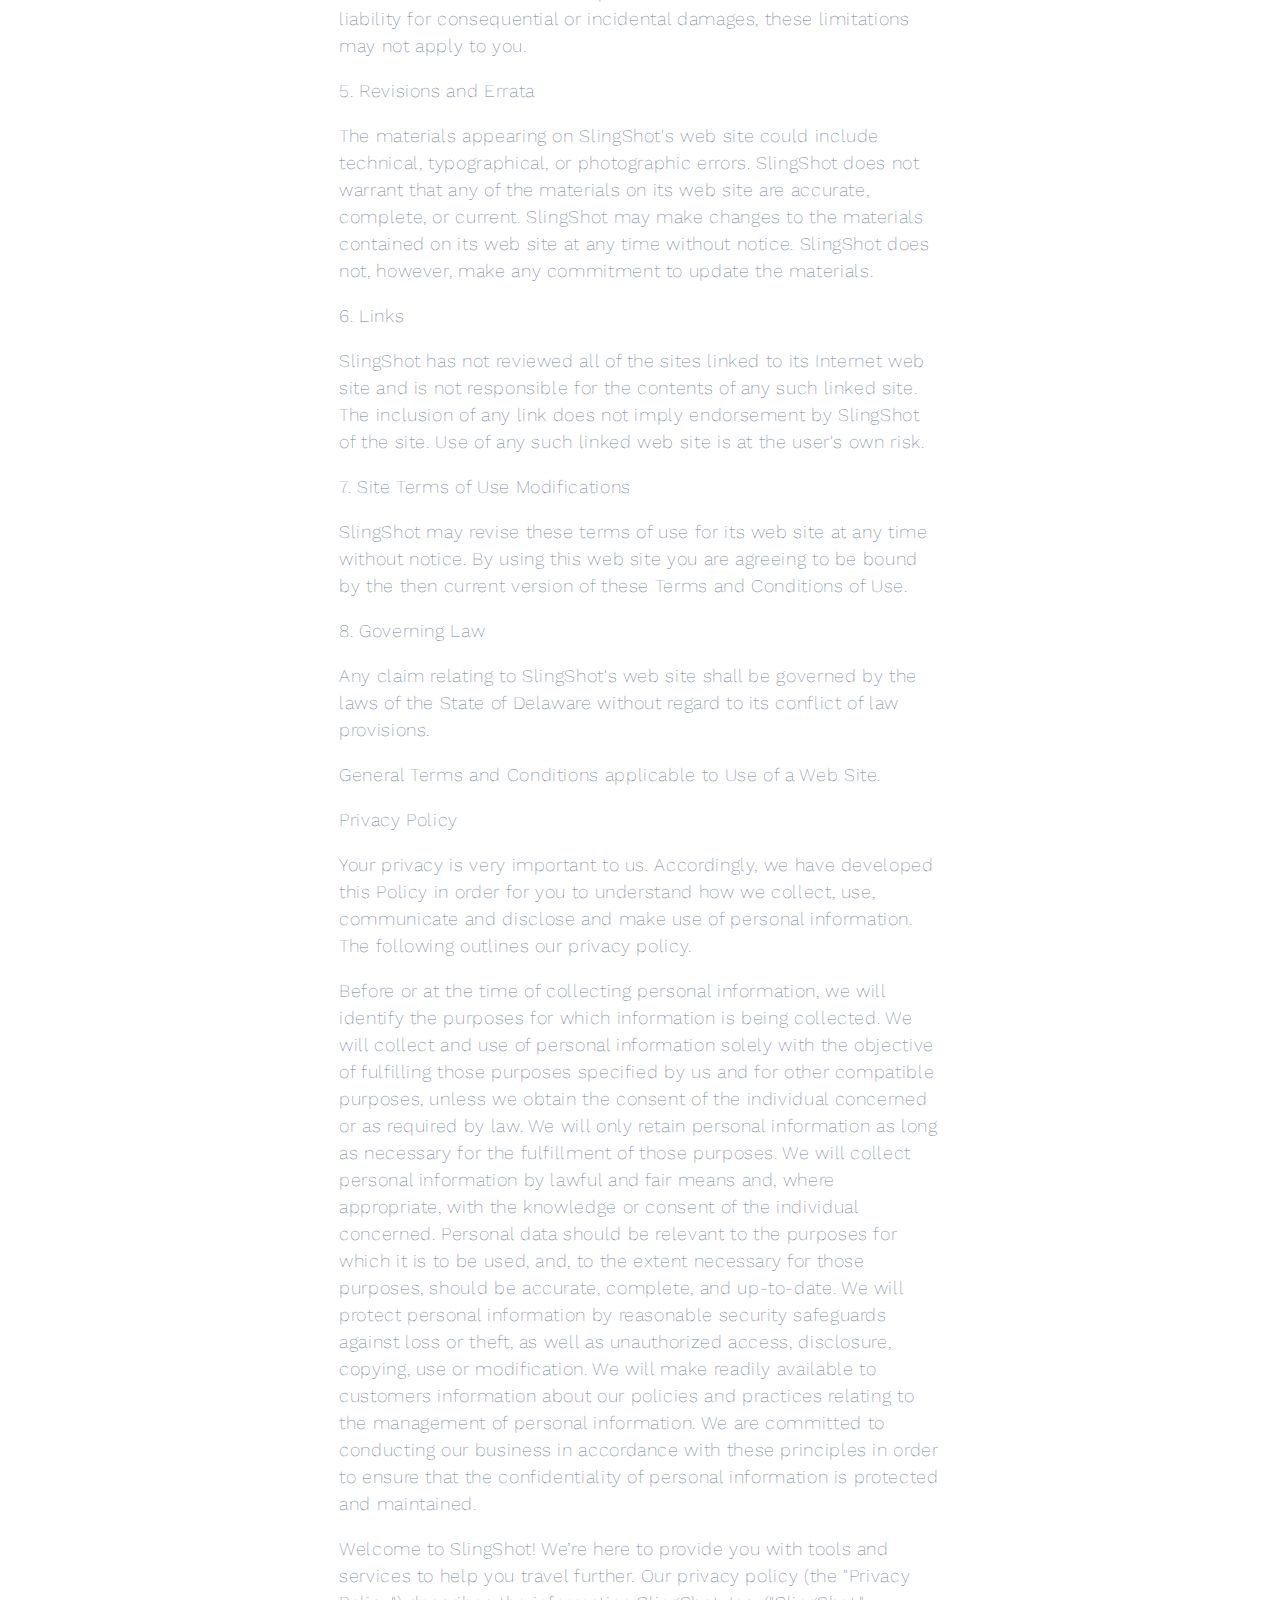
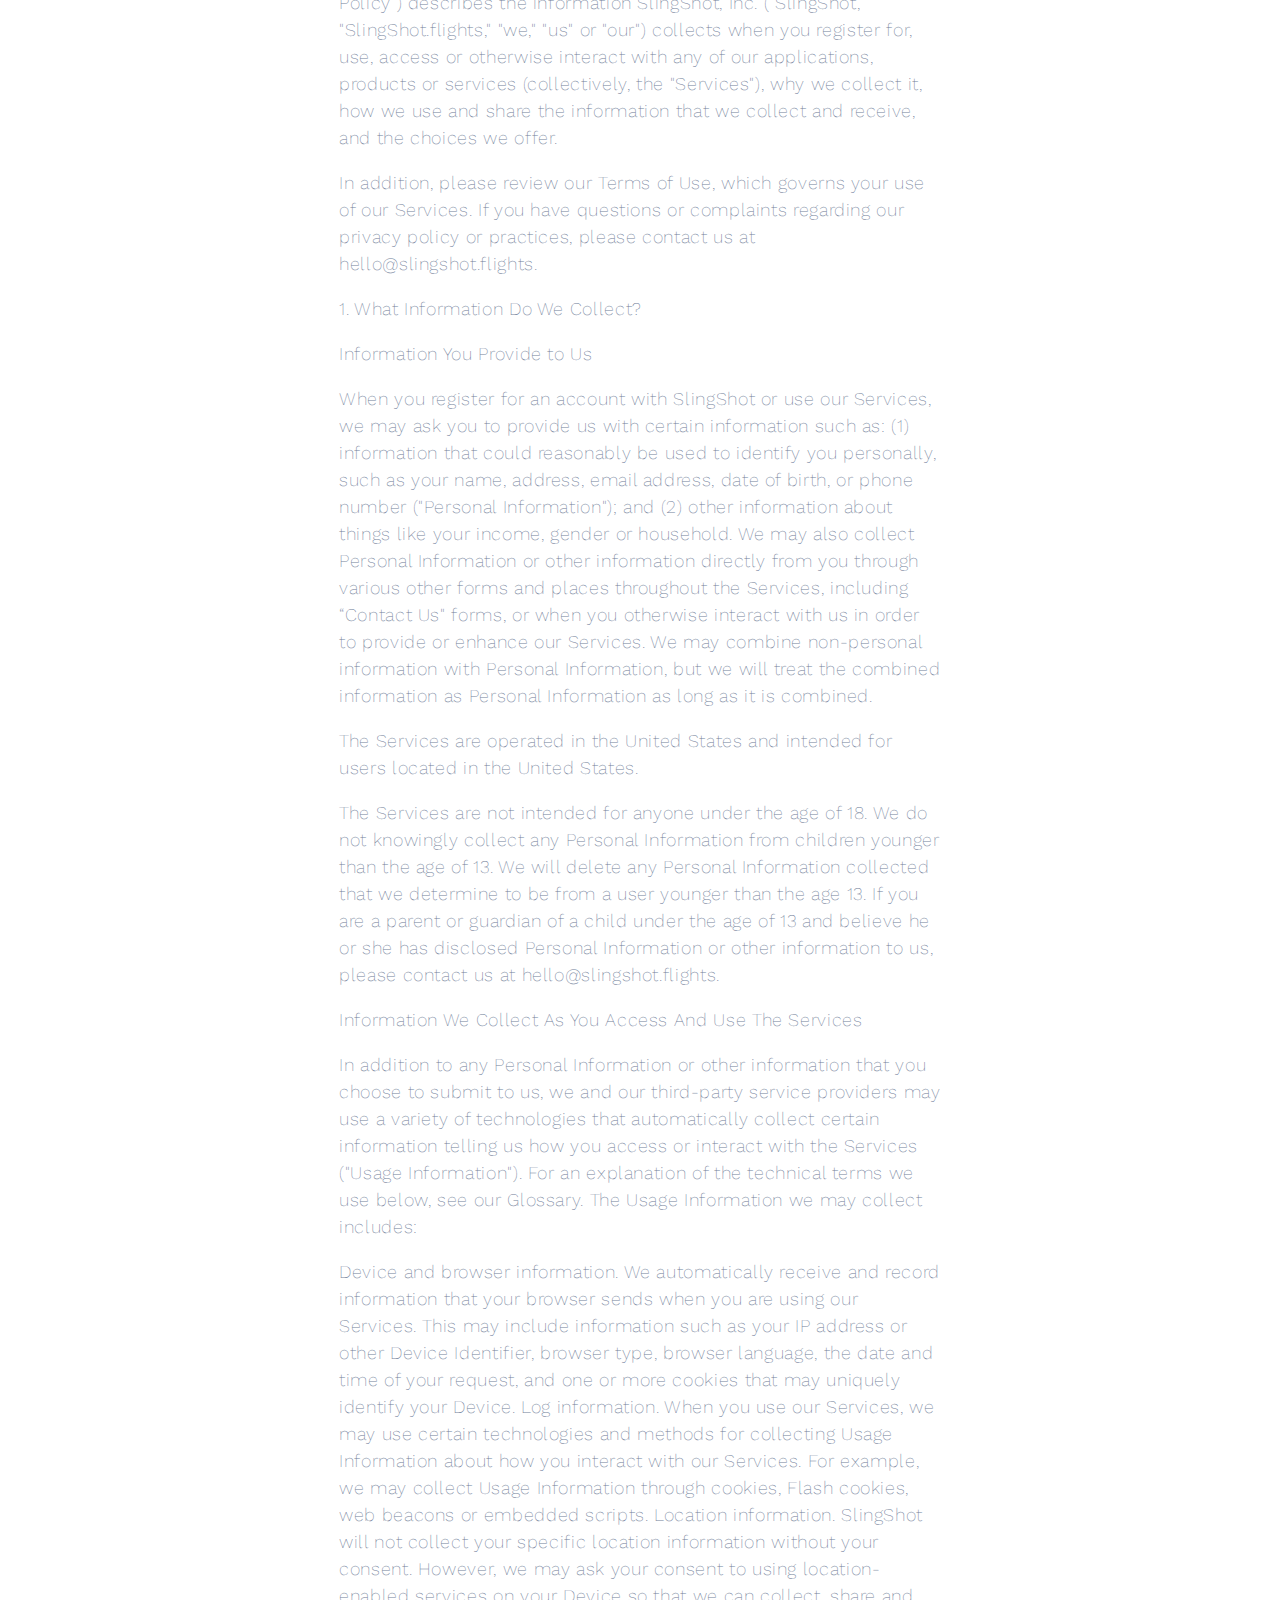
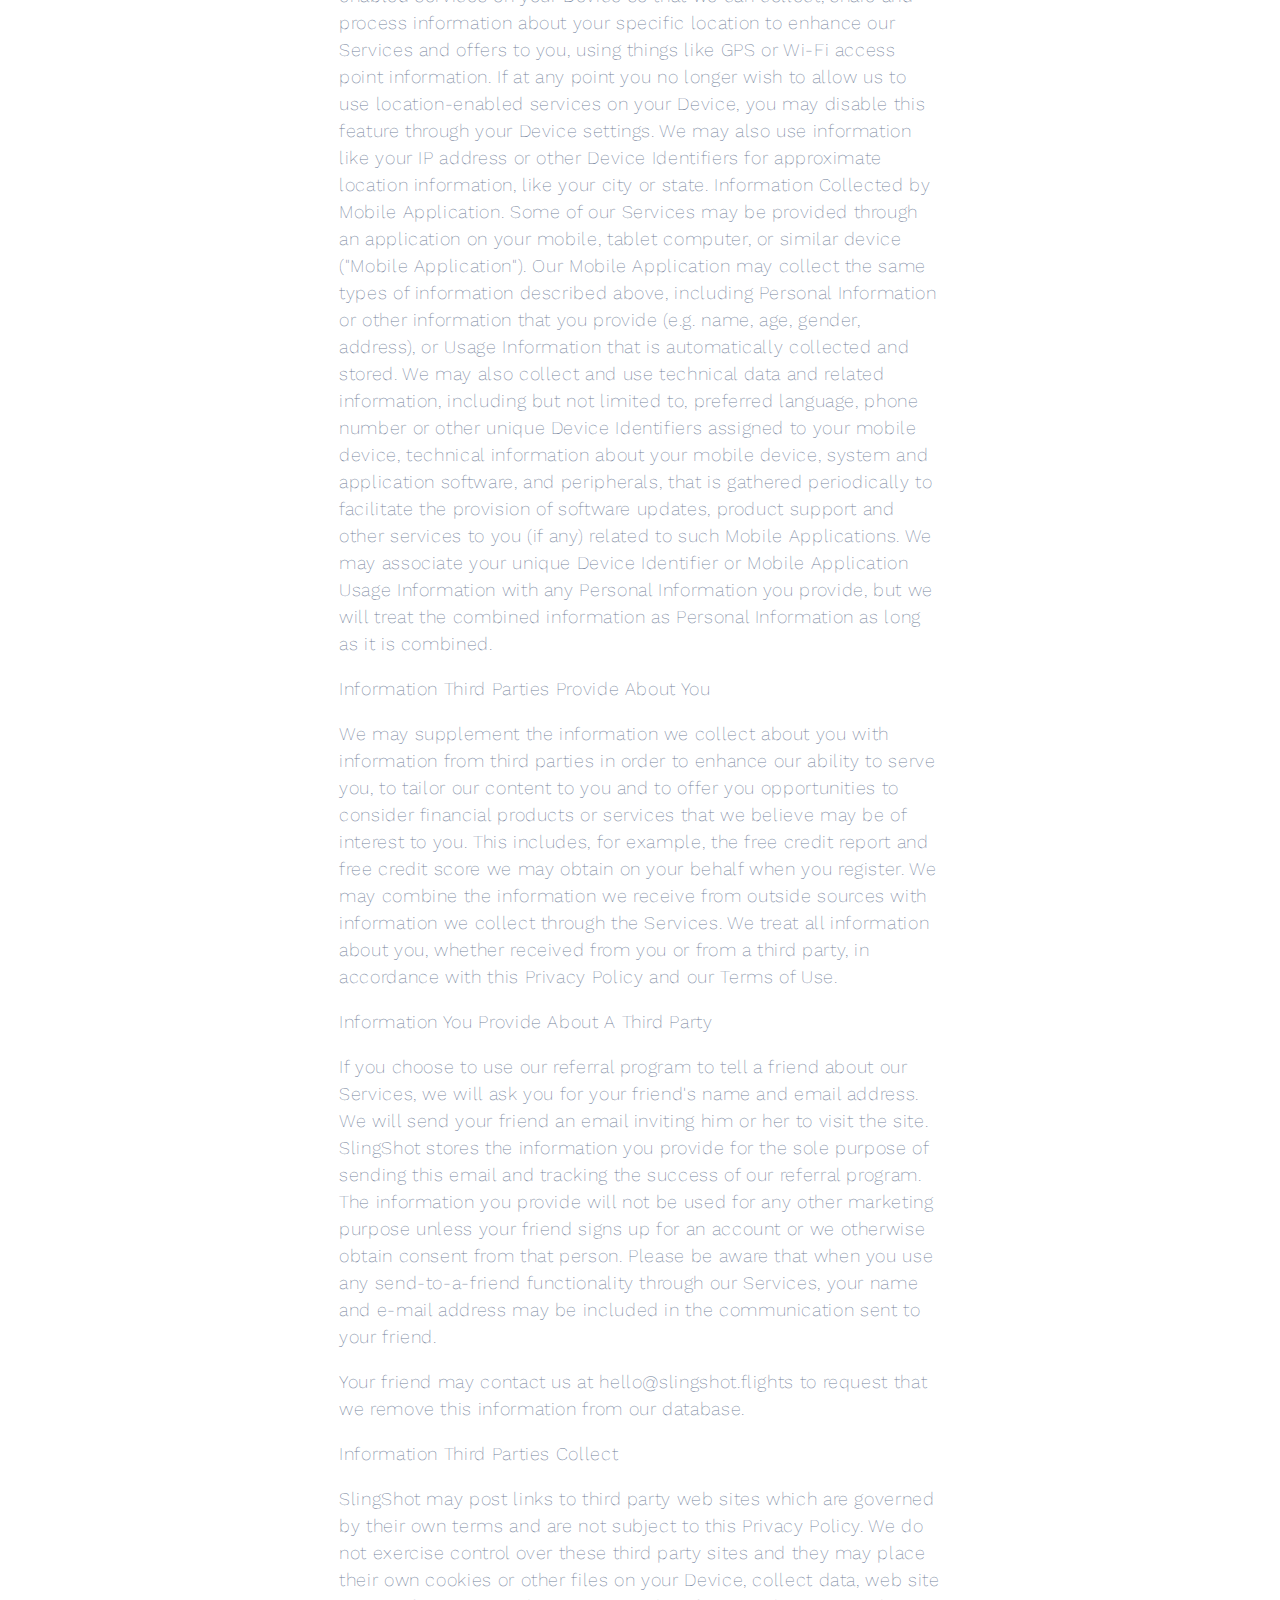
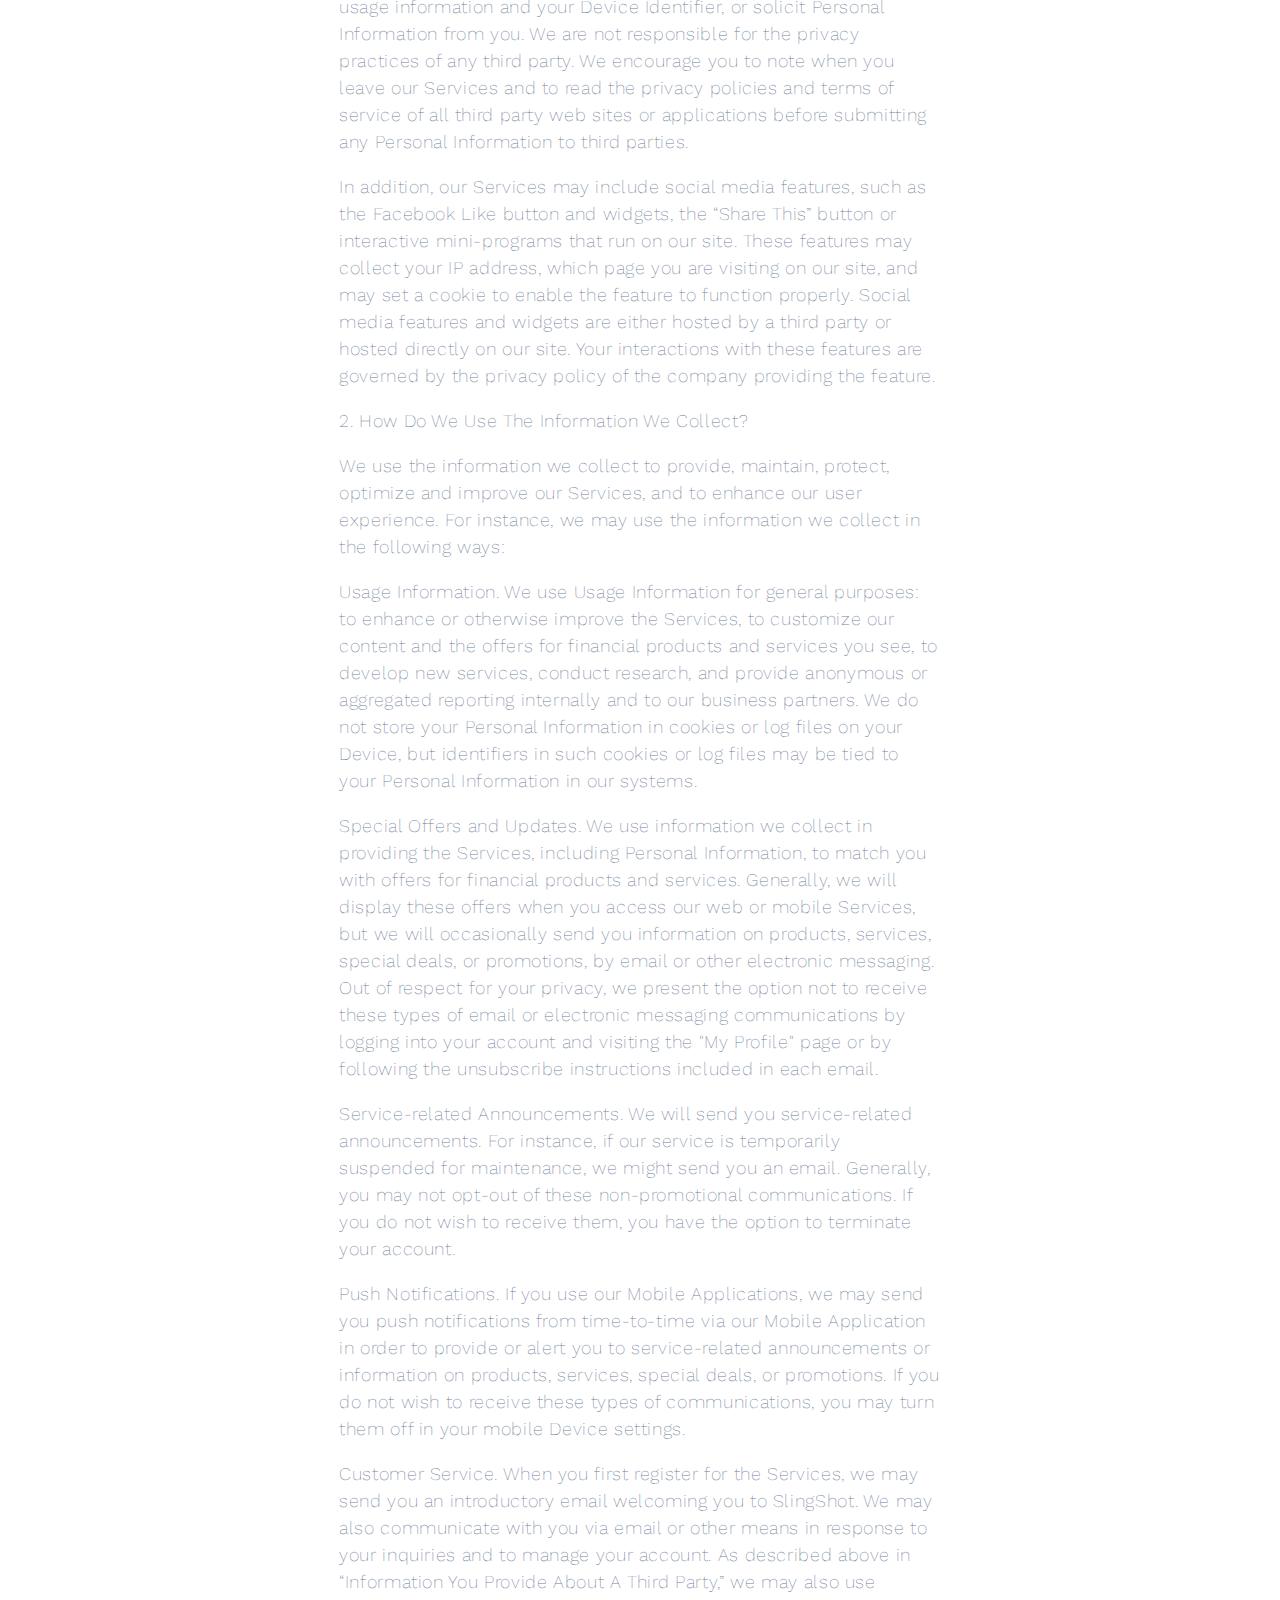
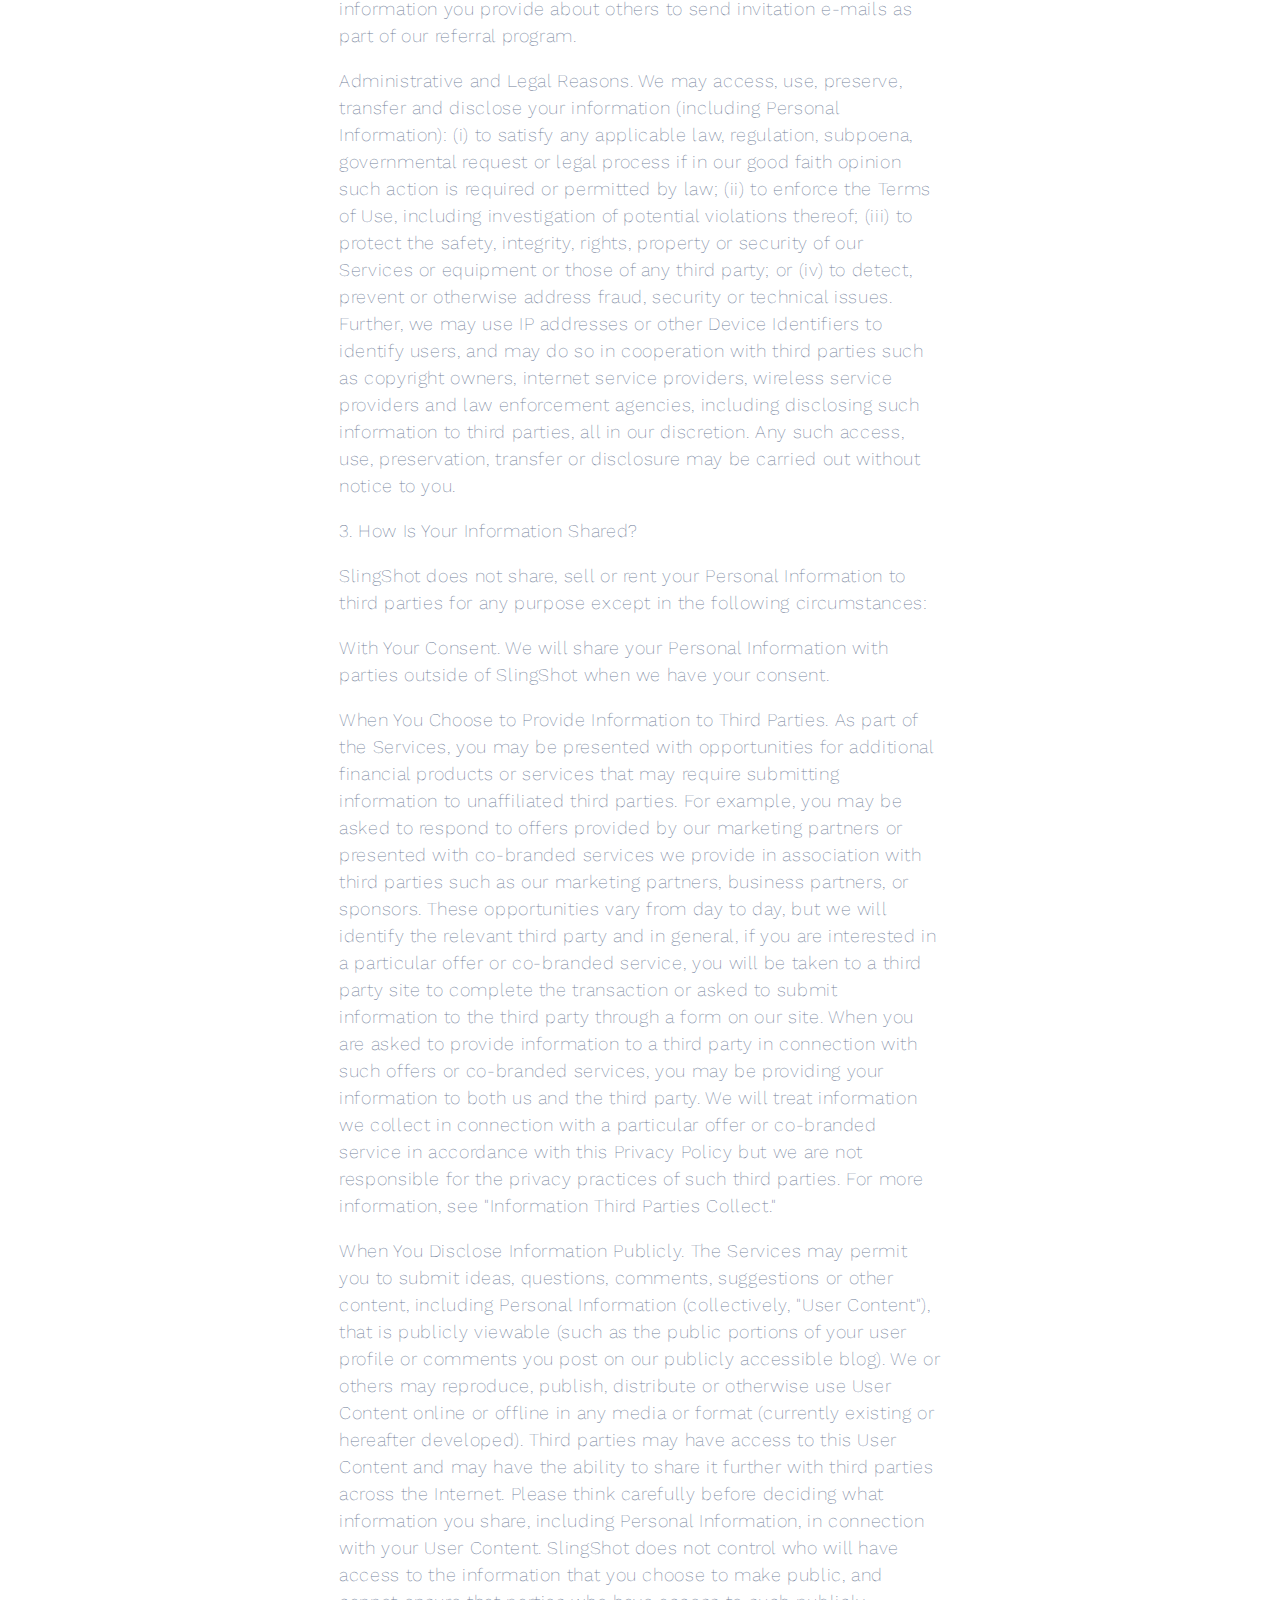
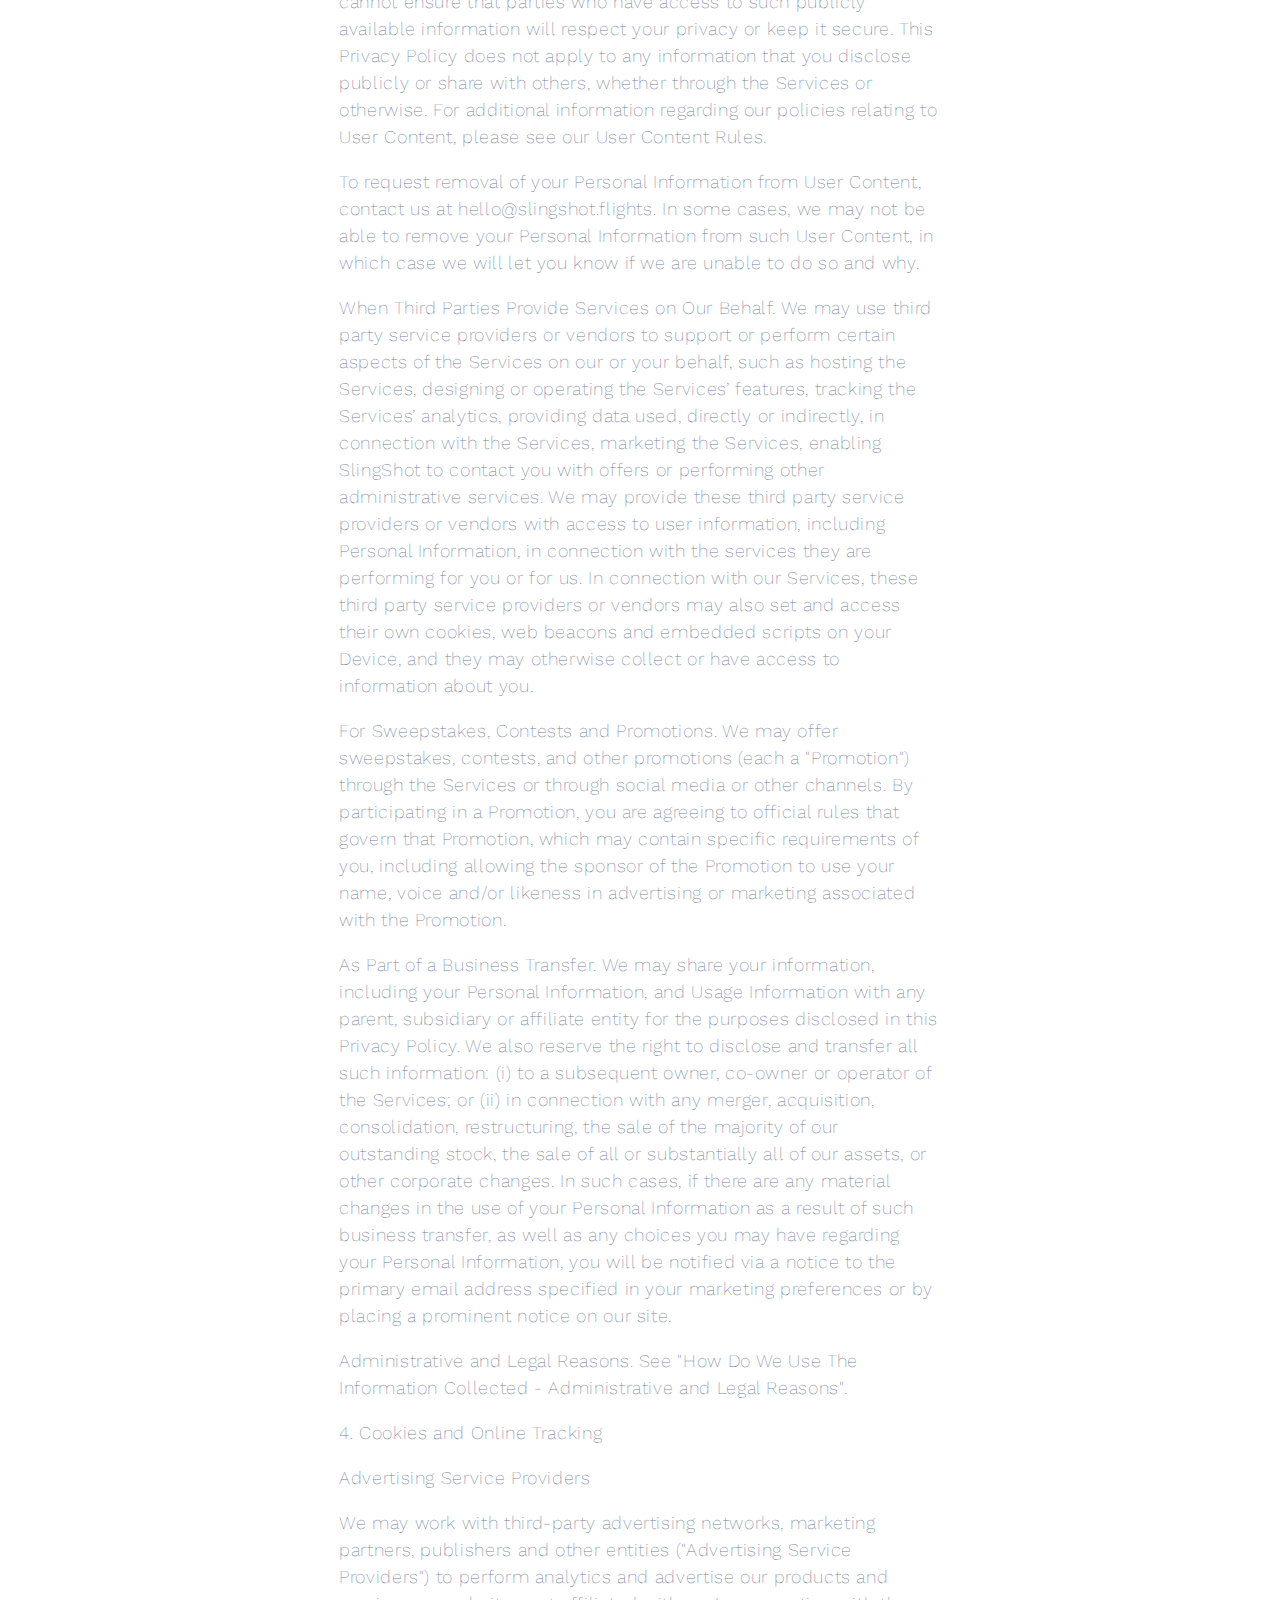
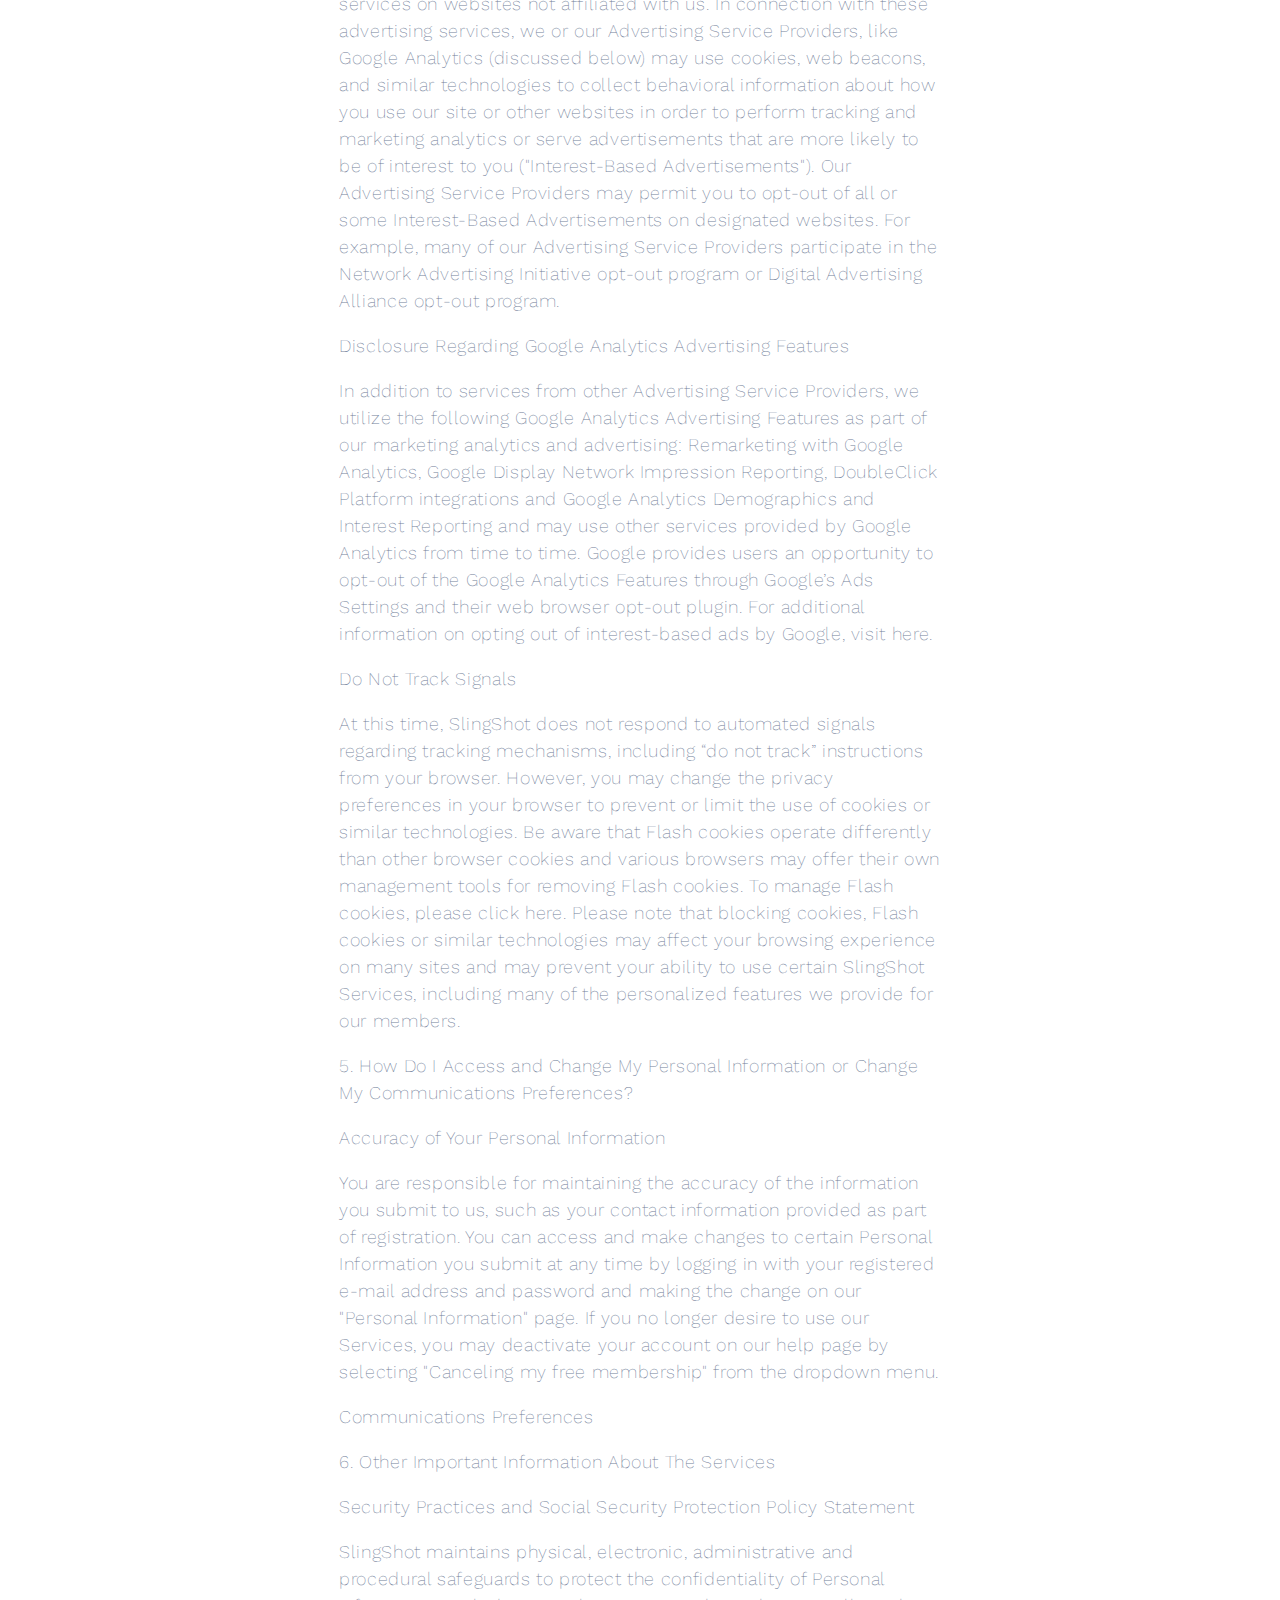
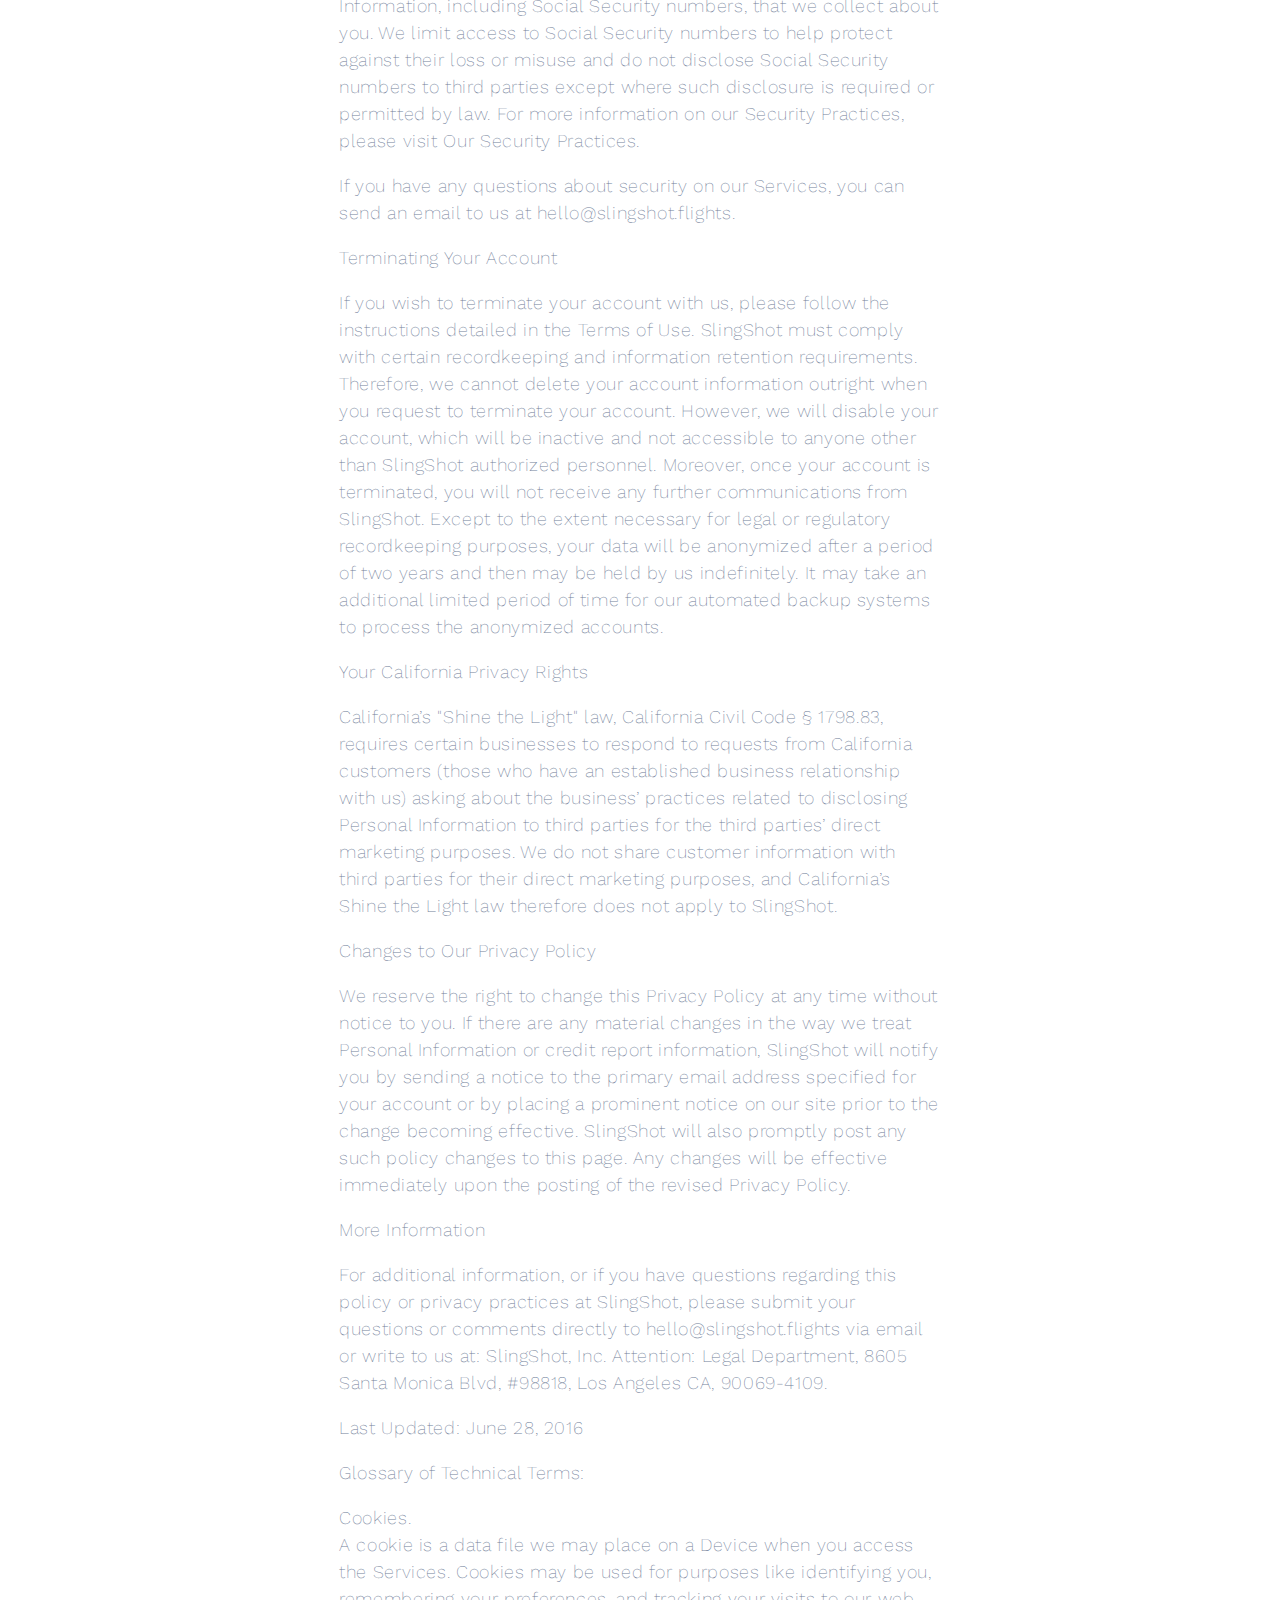
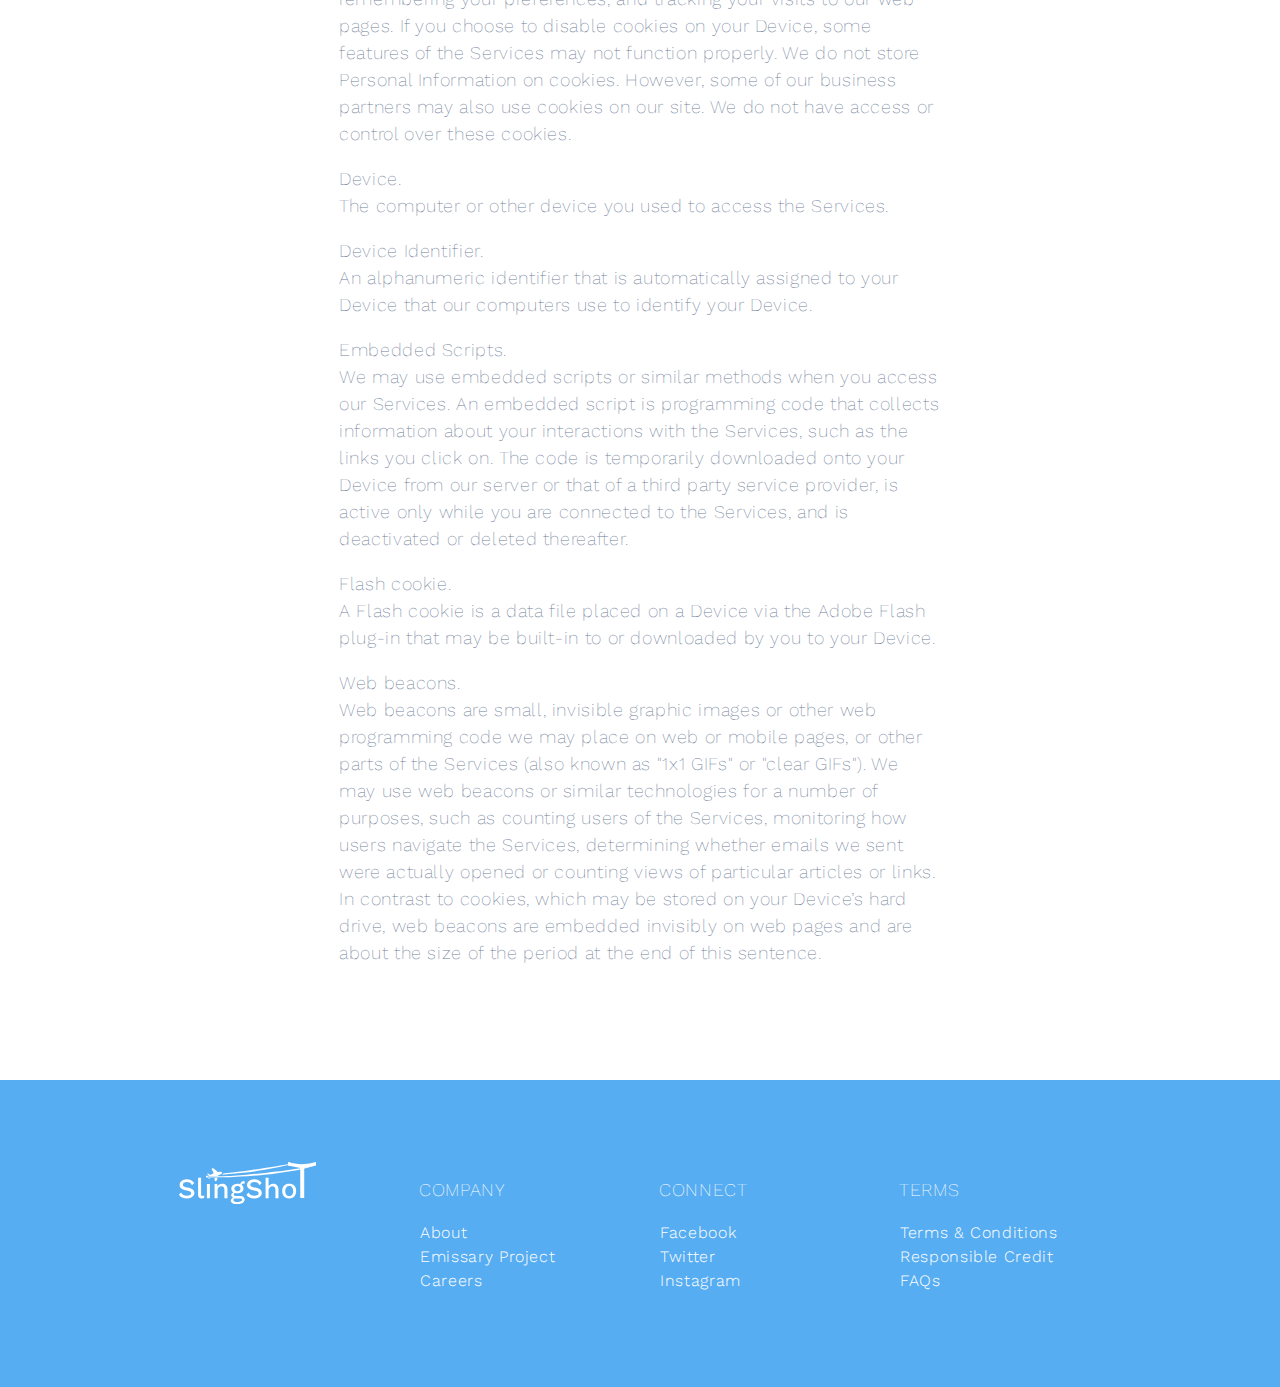
<file: terms/index.html>
<!DOCTYPE html>
<html>
<head>
  <meta charset="utf-8">
  <meta name="viewport" content="width=device-width, initial-scale=1.0">
  <link rel="shortcut icon" href="../img/favicon.ico">
  <!-- Social share meta tags -->
  <meta property="og:title" content="SlingShot">
  <meta property="og:description" content="Frequent flyer programs are confusing. SlingShot makes them easy with custom plans made just for you.">
  <meta property="og:type" content="website">
  <meta property="og:image" content="../img/social-share.png">
  <meta property="og:site_name" content="Simple Grid">
  <meta name="twitter:card" content="summary_large_image">
  <meta name="twitter:title" content="SlingShot">
  <meta name="twitter:description" content="Frequent flyer programs are confusing. SlingShot makes them easy with custom plans made just for you.">
  <meta name="twitter:image:src" content="../img/social-share.png">
  <!-- Stylesheets -->
  <link rel="stylesheet" href="../css/simple-grid.css">
  <link rel="stylesheet" href="../css/slingshot-css.css">
  <title>SlingShot | SlingShot Terms</title>
  <meta name="description" content="SlingShot Terms and Conditions">
</head>
<body>
  <!-- Google Tag Manager -->
<noscript><iframe src="//www.googletagmanager.com/ns.html?id=GTM-5RV55D"
height="0" width="0" style="display:none;visibility:hidden"></iframe></noscript>
<script>(function(w,d,s,l,i){w[l]=w[l]||[];w[l].push({'gtm.start':
new Date().getTime(),event:'gtm.js'});var f=d.getElementsByTagName(s)[0],
j=d.createElement(s),dl=l!='dataLayer'?'&l='+l:'';j.async=true;j.src=
'//www.googletagmanager.com/gtm.js?id='+i+dl;f.parentNode.insertBefore(j,f);
})(window,document,'script','dataLayer','GTM-5RV55D');</script>
<!-- End Google Tag Manager -->
  <div class="overlay">
    <div class="container">
      <div class="row">
        <div class="col-12 center">
          <p class="p-large"><a href="../about" title="About SlingShot">About</a></p>
          <p class="p-large"><a href="../emissary-project" title="SlingShot Emissary Project">Emissary Project</a></p>
          <p class="p-large"><a href="../responsible-credit" title="Responsible Credit">Responsible Credit</a></p>
        </div>
      </div>
    </div>
  </div>
  <header>
    <div class="header-nav header-nav_blue">
      <div class="container">
        <div class="row header-nav_menu">
          <div class="col-2">
            <div class="logo-container">
              <a href="../" title="SlingShot Home"><div class="logo-blue"></div></a>
            </div>
            <div class="hamburger hamburger_blue">
              <div class="line line-1"></div>
      				<div class="line line-2"></div>
      				<div class="line line-3"></div>
            </div>
          </div>
          <div class="col-10 menu-large">
            <ul>
              <li><a href="../about" title="About SlingShot">About</a></li>
              <li><a href="../emissary-project" title="SlingShot Emissary Project">Emissary Project</a></li>
              <li><a href="../responsible-credit" title="Responsible Credit">Responsible Credit</a></li>
            </ul>
          </div>
        </div>
      </div>
    </div>
  </header>
  <section class="section-terms">
    <div class="container">
      <div class="row">
        <div class="col-2 hidden-sm"></div>
        <div class="col-8">
          <h2>Web Site Terms and Conditions of Use and Privacy</h2>
          <div class="divider_small"></div>
          <p class="p-small font-grey">
            1. Terms
          </p>
          <p class="p-small font-grey">
            By accessing this web site, you are agreeing to be bound by these web site Terms and Conditions of Use, all applicable laws and regulations, and agree that you are responsible for compliance with any applicable local laws. If you do not agree with any of these terms, you are prohibited from using or accessing this site. The materials contained in this web site are protected by applicable copyright and trade mark law.
          </p>
          <p class="p-small font-grey">
            2. Use License
          </p>
          <p class="p-small font-grey">
            Permission is granted to temporarily download one copy of the materials (information or software) on SlingShot's web site for personal, non-commercial transitory viewing only. This is the grant of a license, not a transfer of title, and under this license you may not: modify or copy the materials; use the materials for any commercial purpose, or for any public display (commercial or non-commercial); attempt to decompile or reverse engineer any software contained on SlingShot's web site; remove any copyright or other proprietary notations from the materials; or transfer the materials to another person or "mirror" the materials on any other server. This license shall automatically terminate if you violate any of these restrictions and may be terminated by SlingShot at any time. Upon terminating your viewing of these materials or upon the termination of this license, you must destroy any downloaded materials in your possession whether in electronic or printed format.
          </p>
          <p class="p-small font-grey">
            3. Disclaimer
          </p>
          <p class="p-small font-grey">
            The materials on SlingShot's web site are provided "as is". SlingShot makes no warranties, expressed or implied, and hereby disclaims and negates all other warranties, including without limitation, implied warranties or conditions of merchantability, fitness for a particular purpose, or non-infringement of intellectual property or other violation of rights. Further, SlingShot does not warrant or make any representations concerning the accuracy, likely results, or reliability of the use of the materials on its Internet web site or otherwise relating to such materials or on any sites linked to this site.
          </p>
          <p class="p-small font-grey">
            4. Limitations
          </p>
          <p class="p-small font-grey">
            In no event shall SlingShot or its suppliers be liable for any damages (including, without limitation, damages for loss of data or profit, or due to business interruption,) arising out of the use or inability to use the materials on SlingShot's Internet site, even if SlingShot or a SlingShot authorized representative has been notified orally or in writing of the possibility of such damage. Because some jurisdictions do not allow limitations on implied warranties, or limitations of liability for consequential or incidental damages, these limitations may not apply to you.
          </p>
          <p class="p-small font-grey">
            5. Revisions and Errata
          </p>
          <p class="p-small font-grey">
            The materials appearing on SlingShot's web site could include technical, typographical, or photographic errors. SlingShot does not warrant that any of the materials on its web site are accurate, complete, or current. SlingShot may make changes to the materials contained on its web site at any time without notice. SlingShot does not, however, make any commitment to update the materials.
          </p>
          <p class="p-small font-grey">
            6. Links
          </p>
          <p class="p-small font-grey">
            SlingShot has not reviewed all of the sites linked to its Internet web site and is not responsible for the contents of any such linked site. The inclusion of any link does not imply endorsement by SlingShot of the site. Use of any such linked web site is at the user's own risk.
          </p>
          <p class="p-small font-grey">
            7. Site Terms of Use Modifications
          </p>
          <p class="p-small font-grey">
            SlingShot may revise these terms of use for its web site at any time without notice. By using this web site you are agreeing to be bound by the then current version of these Terms and Conditions of Use.
          </p>
          <p class="p-small font-grey">
            8. Governing Law
          </p>
          <p class="p-small font-grey">
            Any claim relating to SlingShot's web site shall be governed by the laws of the State of Delaware without regard to its conflict of law provisions.
          </p>
          <p class="p-small font-grey">
            General Terms and Conditions applicable to Use of a Web Site.
          </p>
          <p class="p-small font-grey">
            Privacy Policy
          </p>
          <p class="p-small font-grey">
            Your privacy is very important to us. Accordingly, we have developed this Policy in order for you to understand how we collect, use, communicate and disclose and make use of personal information. The following outlines our privacy policy.
          </p>
          <p class="p-small font-grey">
            Before or at the time of collecting personal information, we will identify the purposes for which information is being collected. We will collect and use of personal information solely with the objective of fulfilling those purposes specified by us and for other compatible purposes, unless we obtain the consent of the individual concerned or as required by law. We will only retain personal information as long as necessary for the fulfillment of those purposes. We will collect personal information by lawful and fair means and, where appropriate, with the knowledge or consent of the individual concerned. Personal data should be relevant to the purposes for which it is to be used, and, to the extent necessary for those purposes, should be accurate, complete, and up-to-date. We will protect personal information by reasonable security safeguards against loss or theft, as well as unauthorized access, disclosure, copying, use or modification. We will make readily available to customers information about our policies and practices relating to the management of personal information. We are committed to conducting our business in accordance with these principles in order to ensure that the confidentiality of personal information is protected and maintained.
          </p>
          <p class="p-small font-grey">
            Welcome to SlingShot! We’re here to provide you with tools and services to help you travel further. Our privacy policy (the "Privacy Policy") describes the information SlingShot, Inc. ("SlingShot," "SlingShot.flights," "we," "us" or "our") collects when you register for, use, access or otherwise interact with any of our applications, products or services (collectively, the "Services"), why we collect it, how we use and share the information that we collect and receive, and the choices we offer.
          </p>
          <p class="p-small font-grey">
            In addition, please review our Terms of Use, which governs your use of our Services. If you have questions or complaints regarding our privacy policy or practices, please contact us at hello@slingshot.flights.
          </p>
          <p class="p-small font-grey">
            1. What Information Do We Collect?
          </p>
          <p class="p-small font-grey">
            Information You Provide to Us
          </p>
          <p class="p-small font-grey">
            When you register for an account with SlingShot or use our Services, we may ask you to provide us with certain information such as: (1) information that could reasonably be used to identify you personally, such as your name, address, email address, date of birth, or phone number ("Personal Information"); and (2) other information about things like your income, gender or household. We may also collect Personal Information or other information directly from you through various other forms and places throughout the Services, including “Contact Us" forms, or when you otherwise interact with us in order to provide or enhance our Services. We may combine non-personal information with Personal Information, but we will treat the combined information as Personal Information as long as it is combined.
          </p>
          <p class="p-small font-grey">
            The Services are operated in the United States and intended for users located in the United States.
          </p>
          <p class="p-small font-grey">
            The Services are not intended for anyone under the age of 18. We do not knowingly collect any Personal Information from children younger than the age of 13. We will delete any Personal Information collected that we determine to be from a user younger than the age 13. If you are a parent or guardian of a child under the age of 13 and believe he or she has disclosed Personal Information or other information to us, please contact us at hello@slingshot.flights.
          </p>
          <p class="p-small font-grey">
            Information We Collect As You Access And Use The Services
          </p>
          <p class="p-small font-grey">
            In addition to any Personal Information or other information that you choose to submit to us, we and our third-party service providers may use a variety of technologies that automatically collect certain information telling us how you access or interact with the Services ("Usage Information"). For an explanation of the technical terms we use below, see our Glossary. The Usage Information we may collect includes:
          </p>
          <p class="p-small font-grey">
            Device and browser information. We automatically receive and record information that your browser sends when you are using our Services. This may include information such as your IP address or other Device Identifier, browser type, browser language, the date and time of your request, and one or more cookies that may uniquely identify your Device.
Log information. When you use our Services, we may use certain technologies and methods for collecting Usage Information about how you interact with our Services. For example, we may collect Usage Information through cookies, Flash cookies, web beacons or embedded scripts.
Location information. SlingShot will not collect your specific location information without your consent. However, we may ask your consent to using location-enabled services on your Device so that we can collect, share and process information about your specific location to enhance our Services and offers to you, using things like GPS or Wi-Fi access point information. If at any point you no longer wish to allow us to use location-enabled services on your Device, you may disable this feature through your Device settings. We may also use information like your IP address or other Device Identifiers for approximate location information, like your city or state.
Information Collected by Mobile Application. Some of our Services may be provided through an application on your mobile, tablet computer, or similar device ("Mobile Application"). Our Mobile Application may collect the same types of information described above, including Personal Information or other information that you provide (e.g. name, age, gender, address), or Usage Information that is automatically collected and stored. We may also collect and use technical data and related information, including but not limited to, preferred language, phone number or other unique Device Identifiers assigned to your mobile device, technical information about your mobile device, system and application software, and peripherals, that is gathered periodically to facilitate the provision of software updates, product support and other services to you (if any) related to such Mobile Applications. We may associate your unique Device Identifier or Mobile Application Usage Information with any Personal Information you provide, but we will treat the combined information as Personal Information as long as it is combined.
          </p>
          <p class="p-small font-grey">
            Information Third Parties Provide About You
          </p>
          <p class="p-small font-grey">
            We may supplement the information we collect about you with information from third parties in order to enhance our ability to serve you, to tailor our content to you and to offer you opportunities to consider financial products or services that we believe may be of interest to you. This includes, for example, the free credit report and free credit score we may obtain on your behalf when you register. We may combine the information we receive from outside sources with information we collect through the Services. We treat all information about you, whether received from you or from a third party, in accordance with this Privacy Policy and our Terms of Use.
          </p>
          <p class="p-small font-grey">
            Information You Provide About A Third Party
          </p>
          <p class="p-small font-grey">
            If you choose to use our referral program to tell a friend about our Services, we will ask you for your friend's name and email address. We will send your friend an email inviting him or her to visit the site. SlingShot stores the information you provide for the sole purpose of sending this email and tracking the success of our referral program. The information you provide will not be used for any other marketing purpose unless your friend signs up for an account or we otherwise obtain consent from that person. Please be aware that when you use any send-to-a-friend functionality through our Services, your name and e-mail address may be included in the communication sent to your friend.
          </p>
          <p class="p-small font-grey">
            Your friend may contact us at hello@slingshot.flights to request that we remove this information from our database.
          </p>
          <p class="p-small font-grey">
            Information Third Parties Collect
          </p>
          <p class="p-small font-grey">
            SlingShot may post links to third party web sites which are governed by their own terms and are not subject to this Privacy Policy. We do not exercise control over these third party sites and they may place their own cookies or other files on your Device, collect data, web site usage information and your Device Identifier, or solicit Personal Information from you. We are not responsible for the privacy practices of any third party. We encourage you to note when you leave our Services and to read the privacy policies and terms of service of all third party web sites or applications before submitting any Personal Information to third parties.
          </p>
          <p class="p-small font-grey">
            In addition, our Services may include social media features, such as the Facebook Like button and widgets, the “Share This” button or interactive mini-programs that run on our site. These features may collect your IP address, which page you are visiting on our site, and may set a cookie to enable the feature to function properly. Social media features and widgets are either hosted by a third party or hosted directly on our site. Your interactions with these features are governed by the privacy policy of the company providing the feature.
          </p>
          <p class="p-small font-grey">
            2. How Do We Use The Information We Collect?
          </p>
          <p class="p-small font-grey">
            We use the information we collect to provide, maintain, protect, optimize and improve our Services, and to enhance our user experience. For instance, we may use the information we collect in the following ways:
          </p>
          <p class="p-small font-grey">
            Usage Information. We use Usage Information for general purposes: to enhance or otherwise improve the Services, to customize our content and the offers for financial products and services you see, to develop new services, conduct research, and provide anonymous or aggregated reporting internally and to our business partners. We do not store your Personal Information in cookies or log files on your Device, but identifiers in such cookies or log files may be tied to your Personal Information in our systems.
          </p>
          <p class="p-small font-grey">
            Special Offers and Updates. We use information we collect in providing the Services, including Personal Information, to match you with offers for financial products and services. Generally, we will display these offers when you access our web or mobile Services, but we will occasionally send you information on products, services, special deals, or promotions, by email or other electronic messaging. Out of respect for your privacy, we present the option not to receive these types of email or electronic messaging communications by logging into your account and visiting the "My Profile" page or by following the unsubscribe instructions included in each email.
          </p>
          <p class="p-small font-grey">
            Service-related Announcements. We will send you service-related announcements. For instance, if our service is temporarily suspended for maintenance, we might send you an email. Generally, you may not opt-out of these non-promotional communications. If you do not wish to receive them, you have the option to terminate your account.
          </p>
          <p class="p-small font-grey">
            Push Notifications. If you use our Mobile Applications, we may send you push notifications from time-to-time via our Mobile Application in order to provide or alert you to service-related announcements or information on products, services, special deals, or promotions. If you do not wish to receive these types of communications, you may turn them off in your mobile Device settings.
          </p>
          <p class="p-small font-grey">
            Customer Service. When you first register for the Services, we may send you an introductory email welcoming you to SlingShot. We may also communicate with you via email or other means in response to your inquiries and to manage your account. As described above in “Information You Provide About A Third Party,” we may also use information you provide about others to send invitation e-mails as part of our referral program.
          </p>
          <p class="p-small font-grey">
            Administrative and Legal Reasons. We may access, use, preserve, transfer and disclose your information (including Personal Information): (i) to satisfy any applicable law, regulation, subpoena, governmental request or legal process if in our good faith opinion such action is required or permitted by law; (ii) to enforce the Terms of Use, including investigation of potential violations thereof; (iii) to protect the safety, integrity, rights, property or security of our Services or equipment or those of any third party; or (iv) to detect, prevent or otherwise address fraud, security or technical issues. Further, we may use IP addresses or other Device Identifiers to identify users, and may do so in cooperation with third parties such as copyright owners, internet service providers, wireless service providers and law enforcement agencies, including disclosing such information to third parties, all in our discretion. Any such access, use, preservation, transfer or disclosure may be carried out without notice to you.
          </p>
          <p class="p-small font-grey">
            3. How Is Your Information Shared?
          </p>
          <p class="p-small font-grey">
            SlingShot does not share, sell or rent your Personal Information to third parties for any purpose except in the following circumstances:
          </p>
          <p class="p-small font-grey">
            With Your Consent. We will share your Personal Information with parties outside of SlingShot when we have your consent.
          </p>
          <p class="p-small font-grey">
            When You Choose to Provide Information to Third Parties. As part of the Services, you may be presented with opportunities for additional financial products or services that may require submitting information to unaffiliated third parties. For example, you may be asked to respond to offers provided by our marketing partners or presented with co-branded services we provide in association with third parties such as our marketing partners, business partners, or sponsors. These opportunities vary from day to day, but we will identify the relevant third party and in general, if you are interested in a particular offer or co-branded service, you will be taken to a third party site to complete the transaction or asked to submit information to the third party through a form on our site. When you are asked to provide information to a third party in connection with such offers or co-branded services, you may be providing your information to both us and the third party. We will treat information we collect in connection with a particular offer or co-branded service in accordance with this Privacy Policy but we are not responsible for the privacy practices of such third parties. For more information, see "Information Third Parties Collect."
          </p>
          <p class="p-small font-grey">
            When You Disclose Information Publicly. The Services may permit you to submit ideas, questions, comments, suggestions or other content, including Personal Information (collectively, "User Content"), that is publicly viewable (such as the public portions of your user profile or comments you post on our publicly accessible blog). We or others may reproduce, publish, distribute or otherwise use User Content online or offline in any media or format (currently existing or hereafter developed). Third parties may have access to this User Content and may have the ability to share it further with third parties across the Internet. Please think carefully before deciding what information you share, including Personal Information, in connection with your User Content. SlingShot does not control who will have access to the information that you choose to make public, and cannot ensure that parties who have access to such publicly available information will respect your privacy or keep it secure. This Privacy Policy does not apply to any information that you disclose publicly or share with others, whether through the Services or otherwise. For additional information regarding our policies relating to User Content, please see our User Content Rules.
          </p>
          <p class="p-small font-grey">
            To request removal of your Personal Information from User Content, contact us at hello@slingshot.flights. In some cases, we may not be able to remove your Personal Information from such User Content, in which case we will let you know if we are unable to do so and why.
          </p>
          <p class="p-small font-grey">
            When Third Parties Provide Services on Our Behalf. We may use third party service providers or vendors to support or perform certain aspects of the Services on our or your behalf, such as hosting the Services, designing or operating the Services’ features, tracking the Services’ analytics, providing data used, directly or indirectly, in connection with the Services, marketing the Services, enabling SlingShot to contact you with offers or performing other administrative services. We may provide these third party service providers or vendors with access to user information, including Personal Information, in connection with the services they are performing for you or for us. In connection with our Services, these third party service providers or vendors may also set and access their own cookies, web beacons and embedded scripts on your Device, and they may otherwise collect or have access to information about you.
          </p>
          <p class="p-small font-grey">
            For Sweepstakes, Contests and Promotions. We may offer sweepstakes, contests, and other promotions (each a "Promotion") through the Services or through social media or other channels. By participating in a Promotion, you are agreeing to official rules that govern that Promotion, which may contain specific requirements of you, including allowing the sponsor of the Promotion to use your name, voice and/or likeness in advertising or marketing associated with the Promotion.
          </p>
          <p class="p-small font-grey">
            As Part of a Business Transfer. We may share your information, including your Personal Information, and Usage Information with any parent, subsidiary or affiliate entity for the purposes disclosed in this Privacy Policy. We also reserve the right to disclose and transfer all such information: (i) to a subsequent owner, co-owner or operator of the Services; or (ii) in connection with any merger, acquisition, consolidation, restructuring, the sale of the majority of our outstanding stock, the sale of all or substantially all of our assets, or other corporate changes. In such cases, if there are any material changes in the use of your Personal Information as a result of such business transfer, as well as any choices you may have regarding your Personal Information, you will be notified via a notice to the primary email address specified in your marketing preferences or by placing a prominent notice on our site.
          </p>
          <p class="p-small font-grey">
            Administrative and Legal Reasons. See "How Do We Use The Information Collected - Administrative and Legal Reasons".
          </p>
          <p class="p-small font-grey">
            4. Cookies and Online Tracking
          </p>
          <p class="p-small font-grey">
            Advertising Service Providers
          </p>
          <p class="p-small font-grey">
            We may work with third-party advertising networks, marketing partners, publishers and other entities ("Advertising Service Providers") to perform analytics and advertise our products and services on websites not affiliated with us. In connection with these advertising services, we or our Advertising Service Providers, like Google Analytics (discussed below) may use cookies, web beacons, and similar technologies to collect behavioral information about how you use our site or other websites in order to perform tracking and marketing analytics or serve advertisements that are more likely to be of interest to you ("Interest-Based Advertisements"). Our Advertising Service Providers may permit you to opt-out of all or some Interest-Based Advertisements on designated websites. For example, many of our Advertising Service Providers participate in the Network Advertising Initiative opt-out program or Digital Advertising Alliance opt-out program.
          </p>
          <p class="p-small font-grey">
            Disclosure Regarding Google Analytics Advertising Features
          </p>
          <p class="p-small font-grey">
            In addition to services from other Advertising Service Providers, we utilize the following Google Analytics Advertising Features as part of our marketing analytics and advertising: Remarketing with Google Analytics, Google Display Network Impression Reporting, DoubleClick Platform integrations and Google Analytics Demographics and Interest Reporting and may use other services provided by Google Analytics from time to time. Google provides users an opportunity to opt-out of the Google Analytics Features through Google’s Ads Settings and their web browser opt-out plugin. For additional information on opting out of interest-based ads by Google, visit here.
          </p>
          <p class="p-small font-grey">
            Do Not Track Signals
          </p>
          <p class="p-small font-grey">
            At this time, SlingShot does not respond to automated signals regarding tracking mechanisms, including “do not track” instructions from your browser. However, you may change the privacy preferences in your browser to prevent or limit the use of cookies or similar technologies. Be aware that Flash cookies operate differently than other browser cookies and various browsers may offer their own management tools for removing Flash cookies. To manage Flash cookies, please click here. Please note that blocking cookies, Flash cookies or similar technologies may affect your browsing experience on many sites and may prevent your ability to use certain SlingShot Services, including many of the personalized features we provide for our members.
          </p>
          <p class="p-small font-grey">
            5. How Do I Access and Change My Personal Information or Change My Communications Preferences?
          </p>
          <p class="p-small font-grey">
            Accuracy of Your Personal Information
          </p>
          <p class="p-small font-grey">
            You are responsible for maintaining the accuracy of the information you submit to us, such as your contact information provided as part of registration. You can access and make changes to certain Personal Information you submit at any time by logging in with your registered e-mail address and password and making the change on our "Personal Information" page. If you no longer desire to use our Services, you may deactivate your account on our help page by selecting "Canceling my free membership" from the dropdown menu.
          </p>
          <p class="p-small font-grey">
            Communications Preferences
          </p>
          <p class="p-small font-grey">
            6. Other Important Information About The Services
          </p>
          <p class="p-small font-grey">
            Security Practices and Social Security Protection Policy Statement
          </p>
          <p class="p-small font-grey">
            SlingShot maintains physical, electronic, administrative and procedural safeguards to protect the confidentiality of Personal Information, including Social Security numbers, that we collect about you. We limit access to Social Security numbers to help protect against their loss or misuse and do not disclose Social Security numbers to third parties except where such disclosure is required or permitted by law. For more information on our Security Practices, please visit Our Security Practices.
          </p>
          <p class="p-small font-grey">
            If you have any questions about security on our Services, you can send an email to us at hello@slingshot.flights.
          </p>
          <p class="p-small font-grey">
            Terminating Your Account
          </p>
          <p class="p-small font-grey">
            If you wish to terminate your account with us, please follow the instructions detailed in the Terms of Use. SlingShot must comply with certain recordkeeping and information retention requirements. Therefore, we cannot delete your account information outright when you request to terminate your account. However, we will disable your account, which will be inactive and not accessible to anyone other than SlingShot authorized personnel. Moreover, once your account is terminated, you will not receive any further communications from SlingShot. Except to the extent necessary for legal or regulatory recordkeeping purposes, your data will be anonymized after a period of two years and then may be held by us indefinitely. It may take an additional limited period of time for our automated backup systems to process the anonymized accounts.
          </p>
          <p class="p-small font-grey">
            Your California Privacy Rights
          </p>
          <p class="p-small font-grey">
            California’s "Shine the Light" law, California Civil Code § 1798.83, requires certain businesses to respond to requests from California customers (those who have an established business relationship with us) asking about the business’ practices related to disclosing Personal Information to third parties for the third parties’ direct marketing purposes. We do not share customer information with third parties for their direct marketing purposes, and California’s Shine the Light law therefore does not apply to SlingShot.
          </p>
          <p class="p-small font-grey">
            Changes to Our Privacy Policy
          </p>
          <p class="p-small font-grey">
            We reserve the right to change this Privacy Policy at any time without notice to you. If there are any material changes in the way we treat Personal Information or credit report information, SlingShot will notify you by sending a notice to the primary email address specified for your account or by placing a prominent notice on our site prior to the change becoming effective. SlingShot will also promptly post any such policy changes to this page. Any changes will be effective immediately upon the posting of the revised Privacy Policy.
          </p>
          <p class="p-small font-grey">
            More Information
          </p>
          <p class="p-small font-grey">
            For additional information, or if you have questions regarding this policy or privacy practices at SlingShot, please submit your questions or comments directly to hello@slingshot.flights via email or write to us at: SlingShot, Inc. Attention: Legal Department, 8605 Santa Monica Blvd, #98818, Los Angeles CA, 90069-4109.
          </p>
          <p class="p-small font-grey">
            Last Updated: June 28, 2016
          </p>
          <p class="p-small font-grey">
            Glossary of Technical Terms:
          </p>
          <p class="p-small font-grey">
            Cookies.<br/>A cookie is a data file we may place on a Device when you access the Services. Cookies may be used for purposes like identifying you, remembering your preferences, and tracking your visits to our web pages. If you choose to disable cookies on your Device, some features of the Services may not function properly. We do not store Personal Information on cookies. However, some of our business partners may also use cookies on our site. We do not have access or control over these cookies.
          </p>
          <p class="p-small font-grey">
            Device.<br/>The computer or other device you used to access the Services.
          </p>
          <p class="p-small font-grey">
            Device Identifier.<br/>An alphanumeric identifier that is automatically assigned to your Device that our computers use to identify your Device.
          </p>
          <p class="p-small font-grey">
            Embedded Scripts.<br/>We may use embedded scripts or similar methods when you access our Services. An embedded script is programming code that collects information about your interactions with the Services, such as the links you click on. The code is temporarily downloaded onto your Device from our server or that of a third party service provider, is active only while you are connected to the Services, and is deactivated or deleted thereafter.
          </p>
          <p class="p-small font-grey">
            Flash cookie.<br/>A Flash cookie is a data file placed on a Device via the Adobe Flash plug-in that may be built-in to or downloaded by you to your Device.
          </p>
          <p class="p-small font-grey">
            Web beacons.<br/>Web beacons are small, invisible graphic images or other web programming code we may place on web or mobile pages, or other parts of the Services (also known as "1x1 GIFs" or "clear GIFs"). We may use web beacons or similar technologies for a number of purposes, such as counting users of the Services, monitoring how users navigate the Services, determining whether emails we sent were actually opened or counting views of particular articles or links. In contrast to cookies, which may be stored on your Device’s hard drive, web beacons are embedded invisibly on web pages and are about the size of the period at the end of this sentence.
          </p>
        </div>
        <div class="col-2 hidden-sm"></div>
      </div>
    </div>
  </section>
  <footer>
    <div class="container">
      <div class="row">
        <div class="col-3">
          <div class="logo-container">
            <a href="../" title="SlingShot Home"><div class="logo-white"></div></a>
          </div>
        </div>
        <div class="col-3">
          <p class="p-small uppercase">Company</p>
          <ul>
            <li><a href="../about" title="About SlingShot">About</a></li>
            <li><a href="../emissary-project" title="SlingShot Emissary Project">Emissary Project</a></li>
            <li><a href="../careers" title="Careers with SlingShot">Careers</a></li>
          </ul>
        </div>
        <div class="col-3">
          <p class="p-small uppercase">Connect</p>
          <ul>
            <li>
              <a href="https://www.facebook.com/slingshotflights/" target="_blank">Facebook</a>
            </li>
            <li>
              <a href="https://www.twitter.com/slingshotflight/" target="_blank">Twitter</a>
            </li>
            <li>
              <a href="https://www.instagram.com/slingshot.flights/" target="_blank">Instagram</a>
            </li>
          </ul>
        </div>
        <div class="col-3">
          <p class="p-small uppercase">Terms</p>
          <ul>
            <li>
              <a href="#">Terms &amp; Conditions</a>
            </li>
            <li>
              <a href="../responsible-credit">Responsible Credit</a>
            </li>
            <li>
              <a href="../faqs">FAQs</a>
            </li>
          </ul>
        </div>
      </div>
    </div>
  </footer>
  <script src="../js/jquery-2.1.1.js"></script>
  <script src="../js/slingshot.js"></script>
</body>
</html>
</file>
<file: css/simple-grid.css>
/**
*** SIMPLE GRID
*** (C) ZACH COLE 2016
**/

/* UNIVERSAL */

html,
body {
  height: 100%;
  width: 100%;
  margin: 0;
  padding: 0;
  left: 0;
  top: 0;
}

/* ROOT FONT STYLES */

* {
  color: #333447;
  line-height: 1.5;
}

/* TYPOGRAPHY */

h2 {
  font-size: 2rem;
}

h3 {
  font-size: 1.375rem;
}

h4 {
  font-size: 1.125rem;
}

h5 {
  font-size: 1rem;
}

h6 {
  font-size: 0.875rem;
}

p {
  font-size: 1.125rem;
  font-weight: 200;
}

.font-light {
  font-weight: 200;
}

.font-regular {
  font-weight: 400;
}

.font-heavy {
  font-weight: 700;
}

/* POSITIONING */

.left {
  text-align: left;
}

.right {
  text-align: right;
}

.center,
.center-sm {
  text-align: center;
  margin-left: auto;
  margin-right: auto;
}

.justify {
  text-align: justify;
}

/* ==== GRID SYSTEM ==== */

.container {
  width: 90%;
  margin: 0 auto;
}

.row {
  position: relative;
  width: 100%;
}

.row [class^="col"] {
  float: left;
  margin: 8px 2%;
  min-height: 2px;
}

[class^="n-col"] {
  float: left;
  min-height: 2px;
}

[class^="n-col-1"]:first-of-type {
  margin-left: 0;
}

[class^="n-col-5"]:last-of-type {
  margin-right: 0;
}

.n-col-1,
.n-col-2,
.n-col-3,
.n-col-4,
.n-col-5,
.n-col-6 {
  width: 100%;
  margin: 8px 0;
}

.col-1,
.col-2,
.col-3,
.col-4,
.col-5,
.col-6,
.col-7,
.col-8,
.col-9,
.col-10,
.col-11,
.col-12 {
  width: 96%;
}

.col-1-sm {
  width: 4.33%;
}

.col-2-sm {
  width: 12.66%;
}

.col-3-sm {
  width: 21%;
}

.col-4-sm {
  width: 29.33%;
}

.col-5-sm {
  width: 37.66%;
}

.col-6-sm {
  width: 46%;
}

.col-7-sm {
  width: 54.33%;
}

.col-8-sm {
  width: 62.66%;
}

.col-9-sm {
  width: 71%;
}

.col-10-sm {
  width: 79.33%;
}

.col-11-sm {
  width: 87.66%;
}

.col-12-sm {
  width: 96%;
}

.row::after {
	content: "";
	display: table;
	clear: both;
}

.hidden-sm {
  display: none;
}

@media only screen and (min-width: 540px) {
  .container {
    width: 80%;
  }
}

@media only screen and (min-width: 720px) {
  .col-1 {
    width: 4.33%;
  }

  .col-2 {
    width: 12.66%;
  }

  .col-3 {
    width: 21%;
  }

  .col-4 {
    width: 29.33%;
  }

  .col-5 {
    width: 37.66%;
  }

  .col-6 {
    width: 46%;
  }

  .col-7 {
    width: 54.33%;
  }

  .col-8 {
    width: 62.66%;
  }

  .col-9 {
    width: 71%;
  }

  .col-10 {
    width: 79.33%;
  }

  .col-11 {
    width: 87.66%;
  }

  .col-12 {
    width: 96%;
  }

  /* NESTED GRID */

  [class^="n-col"] {
    margin: 8px 4.3478%;
  }

  .n-col-1 {
    width: 9.4202%
  }

  .n-col-2 {
    width: 27.5360%
  }

  .n-col-3 {
    width: 45.6519%
  }

  .n-col-4 {
    width: 63.7677%
  }

  .n-col-5 {
    width: 81.8836%
  }

  .n-col-6 {
    width: 99.9999%
  }

  /* END NESTED GRID */

  .hidden-sm {
    display: block;
  }

  .center-sm {
    margin: 0 2% 0 2%;
    text-align: left;
  }
}

@media only screen and (min-width: 960px) {
  .container {
    width: 75%;
    max-width: 960px;
  }
}
</file>
<file: css/slingshot-css.css>
/*
SLINGSHOT
COPYRIGHT 2016
DESIGNED AND DEVELOPED BY ZACH COLE
*/

@import 'https://fonts.googleapis.com/css?family=Source+Serif+Pro:400,600|Work+Sans:300,400';

* {
  font-family: 'Work Sans', Helvetica, sans-serif;
  line-height: 1.5;
}

html,
body {
  top: 0;
  left: 0;
  margin: 0;
  padding: 0;
  height: 100%;
  width: 100%;
}

/* -- TYPOGRAPHY -- */

h1,
h2 {
  font-family: 'Source Serif Pro', Georgia, serif;
}

h1 {
  font-size: 2rem;
}

h2 {
  font-size: 1.625rem;
}

h3 {
  font-size: 1.25rem;
}

p {
  font-size: 1.125rem;
}

.p-large {
  font-size: 1.25rem;
  font-weight: 300;
  letter-spacing:0.04rem;
}

.p-small {
  font-size: 1rem;
  letter-spacing:0.04rem;
}

.p-quote {
  font-size: 1.5rem;
  font-weight: 300;
}

a {
  text-decoration: none;
  color: #57ADF1;
  transition: all 0.3s ease;
}

a:hover {
  color: #3299EB;
}

footer a:hover {
  color: #fff;
}

.header-nav ul,
.header-nav li {
  margin-left: 20px;
  list-style: none;
}

footer ul,
footer li {
  list-style: none;
}

footer li {
  margin-left: -39px;
  font-weight: 300;
}

.font-white {
  color: #fff;
}

.font-grey {
  color: #728099;
}

.font-blue {
  color: #57ADF1;
}

.uppercase {
  text-transform: uppercase;
}

/* -- BODY CONTENT -- */

header .flex-center {
  margin-top: 50px;
  padding-bottom: 100px;
}

.header-nav_menu li {
  display: inline-block;
  text-align: right;
  margin-top: 0;
  display: inline-block;
}

.header-nav a {
  color: #fff;
  border-bottom: 2px solid rgba(255,255,255,0);
  padding-bottom: 3px;
  transition: all 0.3s ease;
}

.header-nav a:hover {
  border-bottom: 2px solid rgba(255,255,255,1);
}

.header-nav_blue a {
  color: #57ADF1;
  border-bottom: 2px solid rgba(87,173,241,0);
  padding-bottom: 3px;
  transition: all 0.3s ease;
}

.header-nav_blue a:hover {
  border-bottom: 2px solid rgba(87,173,241,1);
}

.header-nav_menu {
  text-align: right;
}

.logo-container {
  max-width: 137px;
  display: inline-block;
  float: left;
}

.menu-large {
  display: none;
}

.hamburger {
  float: right;
  margin-top: 10px;
  cursor: pointer;
  z-index: 1000;
  display: relative;
}

.line {
	position: relative;
	height: 4px;
	width: 34px;
	margin: 6px auto;
	-webkit-transition: all 0.4s ease-in-out;
	-moz-transition: all 0.4s, ease-in-out;
  -ms-transition: all 0.4s, ease-in-out;
  -o-transition: all 0.4s, ease-in-out;
	transition: all 0.4s, ease-in-out;
}

.hamburger_blue .line {
  background: #57ADF1;
}

.hamburger_white .line {
  background: #fff;
}

.hamburger.active .line-1,
.hamburger.active .line-2,
.hamburger.active .line-3 {
	position: relative;
	-webkit-transition: all 0.4s ease-in-out;
	-moz-transition: all 0.4s, ease-in-out;
	transition: all 0.4s, ease-in-out;
	-webkit-transform-origin: 20% 20%;
	-moz-transform-origin: 20% 20%;
	transform-origin: 20% 20%;
}

.hamburger.active .line-2 {
	background: transparent;
}

.hamburger.active .line-1 {
	width: 44px;
	top: 1px;
  left: 1px;
  background: #57ADF1;
	-webkit-transform: rotateZ(45deg);
	-moz-transform: rotateZ(45deg);
	transform: rotateZ(45deg);
}

.hamburger.active .line-3 {
	width: 44px;
  background: #57ADF1;
	-webkit-transform: rotateZ(-45deg);
	-moz-transform: rotateZ(-45deg);
	transform: rotateZ(-45deg);
}

.header-nav .container {
  z-index: 1001;
  position: relative;
}

.overlay {
  visibility: hidden;
  opacity: 0;
  position: fixed;
  top: 0;
  height: 100vh;
  width: 100%;
  background: #fff;
  z-index: 1;
  transition: all 0.4s ease;
  padding-top: 120px;
}

.overlay p {
  font-weight: 400;
}

.overlay a {
  color: #57ADF1;
  transition: all 0.3s ease;
  border-bottom: 3px solid rgba(87,173,241,0);
}

.overlay a:hover {
  border-bottom: 3px solid rgba(87,173,241,1);
}

.overlay.show {
  visibility: visible;
  opacity: 1;
}

.home-title h1 {
  line-height: 1.2;
  margin-bottom: -6px;
}

.title {
  margin-bottom: 60px;
}

.title h1 {
  line-height: 1.2;
  margin-bottom: -6px;
}

.flex-row {
  display: flex;
  align-items: center;
}

section,
header {
  width: 100%;
  margin-bottom: 88px;
}

.section-description {
  margin-bottom: 60px;
}

.signup_container {
  padding: 30px 0 0;
}

.signup_container p {
  width: 80%;
}

.signup_container button {
  margin-top: 40px;
}

#aweber-form label {
  display: none;
}

input {
  width: 74%;
  height: 22px;
  background-color: rgba(255,255,255,0.9);
  border: 1px solid #BFC7D9;
  margin: 9px auto;
  padding: 14px;
  font-size: 1rem;
  font-weight: 300;
  color: #728099;
  border-radius: 4px;
  transition: all 0.3s ease;
}

input:focus {
  outline: none;
  border: 1px solid #57adf1;
  background-color: #F9F9FC;
}

button {
  height: 50px;
  width: 190px;
  background: #57ADF1;
  border-radius: 4px;
  border: none;
  outline: none;
  font-size: 1rem;
  font-weight: 400;
  color: #fff;
  cursor: pointer !important;
  transition: all 0.3s ease;
}

button:hover,
.input-button:hover {
  background: #3299EB !important;
}

.input-button {
  width: 60%;
  background: #57ADF1 !important;
  border-radius: 4px;
  border: none !important;
  font-size: 1rem;
  font-weight: 400;
  color: #fff;
  cursor: pointer;
  transition: all 0.3s ease;
  outline: none;
  margin-top: 8px;
}

input::placeholder {
  color: #fff !important;
}

input::-webkit-input-placeholder,
input:-moz-placeholder,
input::-moz-placeholder,
input:-ms-input-placeholder {
  color: #fff !important;
}

.apply-button {
  margin-top: 16px;
  margin-bottom: 60px;
}

.job-title {
  margin-bottom: -8px;
}

.section_quote * {
  color: #fff;
}

.divider_small {
  height: 2px;
  width: 40px;
  margin-bottom: 26px;
  background: #57ADF1;
}

.divider_large {
  height: 1px;
  background: #F3F3F5;
  margin: -20px 2% 44px !important;
}

.divider_no-margin {
  height: 1px;
  background: #F3F3F5;
}

.success-wrapper {
  width: 96%;
  margin: 0 auto 40px;
}

.success-wrapper:last-of-type {
  margin-bottom: 110px;
}

.success-img {
  width: 82vw;
  height: 82vw;
  position: relative;
  margin-left: auto;
  margin-right: auto;
}

.success-text {
  display: flex;
  align-items: center;
  width: 82vw;
  height: 82vw;
  background: #57ADF1;
  text-align: center;
  padding-left: 20px;
  padding-right: 20px;
  box-sizing: border-box;
  margin-left: auto;
  margin-right: auto;
}

.success-text * {
  color: #fff;
}

.text-wrapper h3 {
  margin-top: 0;
}

.attribution {
  margin-top: 10%;
}

.slider-dots {
  margin: 0 auto;
}

.dot {
  height: 12px;
  width: 12px;
  margin: 0 2px;
  background: #fff;
  border-radius: 50%;
  display: inline-block;
}

footer {
  background: #57ADF1;
  padding: 70px 0;
}

footer * {
  color: #fff;
  letter-spacing: 0.04rem;
}

.no-margin-top [class^="col"] {
  margin-top: 0;
}

.no-margin-bottom {
  margin-bottom: 0;
}

.expand,
.expand-p {
  cursor: pointer;
}

.answer {
  display: none;
  opacity: 0;
  transition: all 0.2s ease;
}

.answer-show {
  display: block;
  opacity: 1;
}


/* -- IMAGES -- */

.home {
  background: url('../img/header.png');
  background-repeat: no-repeat;
  background-size: cover;
  background-position: center;
}

.emissary {
  background: url('../img/emissary.png');
  background-repeat: no-repeat;
  background-size: cover;
  background-position: center;
}

.section_quote {
  display: flex;
  align-items: center;
  background: url('../img/banner-image.png');
  background-repeat: no-repeat;
  background-size: cover;
  background-position: center;
  height: 400px;
}

.logo-white {
  background: url('../img/slingshot_white.svg');
  background-repeat: no-repeat;
  background-size: cover;
  background-position: center;
  height: 42px;
  width: 137px;
  margin-top: 4px;
}

.logo-blue {
  background: url('../img/slingshot_blue.svg');
  background-repeat: no-repeat;
  background-size: cover;
  background-position: center;
  height: 42px;
  width: 137px;
  margin-top: 4px;
}

.icon {
  height: 60px;
  width: 60px;
  margin: 60px auto 0;
}

.icon_credit-card {
  height: 38px;
}

.team-member {
  width: 100%;
  height: 0;
  padding-top: 100%;
  position: relative;
  margin-top: 24px;
}

.team-dan {
  background: url('../img/team_dan.jpg');
  background-repeat: no-repeat;
  background-position: center;
  background-size: contain;
}

.team-adam {
  background: url('../img/team_adam.jpg');
  background-repeat: no-repeat;
  background-position: center;
  background-size: contain;
}

.team-april {
  background: url('../img/team_april.jpg');
  background-repeat: no-repeat;
  background-position: center;
  background-size: contain;
}

.team-eli {
  background: url('../img/team_eli.jpg');
  background-repeat: no-repeat;
  background-position: center;
  background-size: contain;
}

.team-ryan {
  background: url('../img/team_ryan.jpg');
  background-repeat: no-repeat;
  background-position: center;
  background-size: contain;
}

.img-complete {
  background: url('../img/completed.png');
  background-repeat: no-repeat;
  background-position: center;
  background-size: contain;
  width: 100%;
  height: 0;
  padding-top: 56%;
  position: relative;
}

.success-img-one {
  background: url('../img/img-alison.png');
  background-repeat: no-repeat;
  background-position: center;
  background-size: contain;
  width: 100%;
  height: 100%;
  position: relative;
}

.success-img-two {
  background: url('../img/img-anthony.png');
  background-repeat: no-repeat;
  background-position: center;
  background-size: contain;
  width: 100%;
  height: 100%;
  position: relative;
}

.success-img-three {
  background: url('../img/img-alessandra.png');
  background-repeat: no-repeat;
  background-position: center;
  background-size: contain;
  width: 100%;
  height: 100%;
  position: relative;
}

.emissary-aidan {
  background: url('../img/emissary-aidan.png');
  background-repeat: no-repeat;
  background-position: center;
  background-size: contain;
  width: 100%;
  height: 100%;
  position: relative;
}

.emissary-matt {
  background: url('../img/emissary-matt.png');
  background-repeat: no-repeat;
  background-position: center;
  background-size: contain;
  width: 100%;
  height: 100%;
  position: relative;
}

.emissary-mat {
  background: url('../img/emissary-mat.png');
  background-repeat: no-repeat;
  background-position: center;
  background-size: contain;
  width: 100%;
  height: 100%;
  position: relative;
}

.emissary-kristin {
  background: url('../img/emissary-kristin.png');
  background-repeat: no-repeat;
  background-position: center;
  background-size: contain;
  width: 100%;
  height: 100%;
  position: relative;
}

.emissary-parker {
  background: url('../img/emissary-parker.png');
  background-repeat: no-repeat;
  background-position: center;
  background-size: contain;
  width: 100%;
  height: 100%;
  position: relative;
}

.stop-scrolling {
  height: 100%;
  overflow: hidden;
}

.center-div {
  position: absolute;
  margin: auto;
  top: 0;
  right: 0;
  bottom: 0;
  left: 0;
  width: 170px;
  height: 140px;
  background-color: #ccc;
  border-radius: 3px;
  text-align: center;
}

button.inline-share {
  display: block;
  margin: 20px auto;
  width: 190px;
}

/* -- MEDIA QUERIES -- */

@media only screen and (min-width: 464px) {
  .success-img {
    height: 72vw;
    width: 72vw;
  }

  .success-text {
    width: 72vw;
    height: 72vw;
  }
}

@media only screen and (min-width: 560px) {
  .success-img {
    height: 60vw;
    width: 60vw;
  }

  .success-text {
    width: 60vw;
    height: 60vw;
  }
}

@media only screen and (min-width: 700px) {
  .success-img {
    height: 50vw;
    width: 50vw;
  }

  .success-text {
    width: 50vw;
    height: 50vw;
  }

  button.inline-share {
    display: inline-block;
    width: 150px;
  }

}

@media only screen and (min-width: 720px) {
  .flex-center {
    display: flex;
    align-items: center;
  }

  .menu-large {
    display: block;
  }

  .hamburger {
    display: none;
  }

  .icon {
    margin-top: 0;
  }

  .icon_credit-card,
  .icon_lock {
    margin: 30px auto 0;
  }

  h1 {
    font-size: 3rem;
  }

  h2 {
    font-size: 2rem;
  }

  p {
    font-size: 1.25rem;
  }

  .p-large {
    font-size: 1.5rem;
    font-weight: 300;
    letter-spacing:0.04rem;
  }

  .p-quote {
    font-size: 1.5rem;
    font-weight: 300;
  }

}

@media only screen and (min-width: 820px) {
  .success-img {
    height: 40vw;
    width: 40vw;
  }

  .success-text {
    width: 40vw;
    height: 40vw;
  }
}

@media only screen and (min-width: 950px) {
  .success-wrapper {
    display: flex;
    width: calc((100vw * 0.72));
    height: calc((100vw * 0.72)/2);
    margin: 0 auto 0;
    max-width: 960px;
    max-height: 480px;
  }

  .order-1-lg {
    order: 1;
  }

  .order-2-lg {
    order: 2;
  }

  .success-wrapper:last-of-type {
    margin-bottom: 120px;
  }

  .success-img {
    height: 100%;
    width: 50%;
    position: relative;
  }

  .success-text {
    display: flex;
    align-items: center;
    width: 50%;
    height: 100%;
    background: #57ADF1;
    text-align: center;
    padding-left: 20px;
    padding-right: 20px;
    box-sizing: border-box;
  }

}

@media only screen and (min-width: 975px) {

  h3 {
    font-size: 1.375rem;
  }

  .p-small {
    font-size: 1.125rem;
    letter-spacing:0.04rem;
  }

}

@media only screen and (min-width: 1042px) {

  button.inline-share {
    margin-left: 1%;
    margin-right: 1%;
    width: 190px;
  }

}

@media only screen and (min-width: 1112px) {

  button.inline-share {
    margin-left: 2%;
    margin-right: 2%;
    width: 190px;
  }

}
</file>
